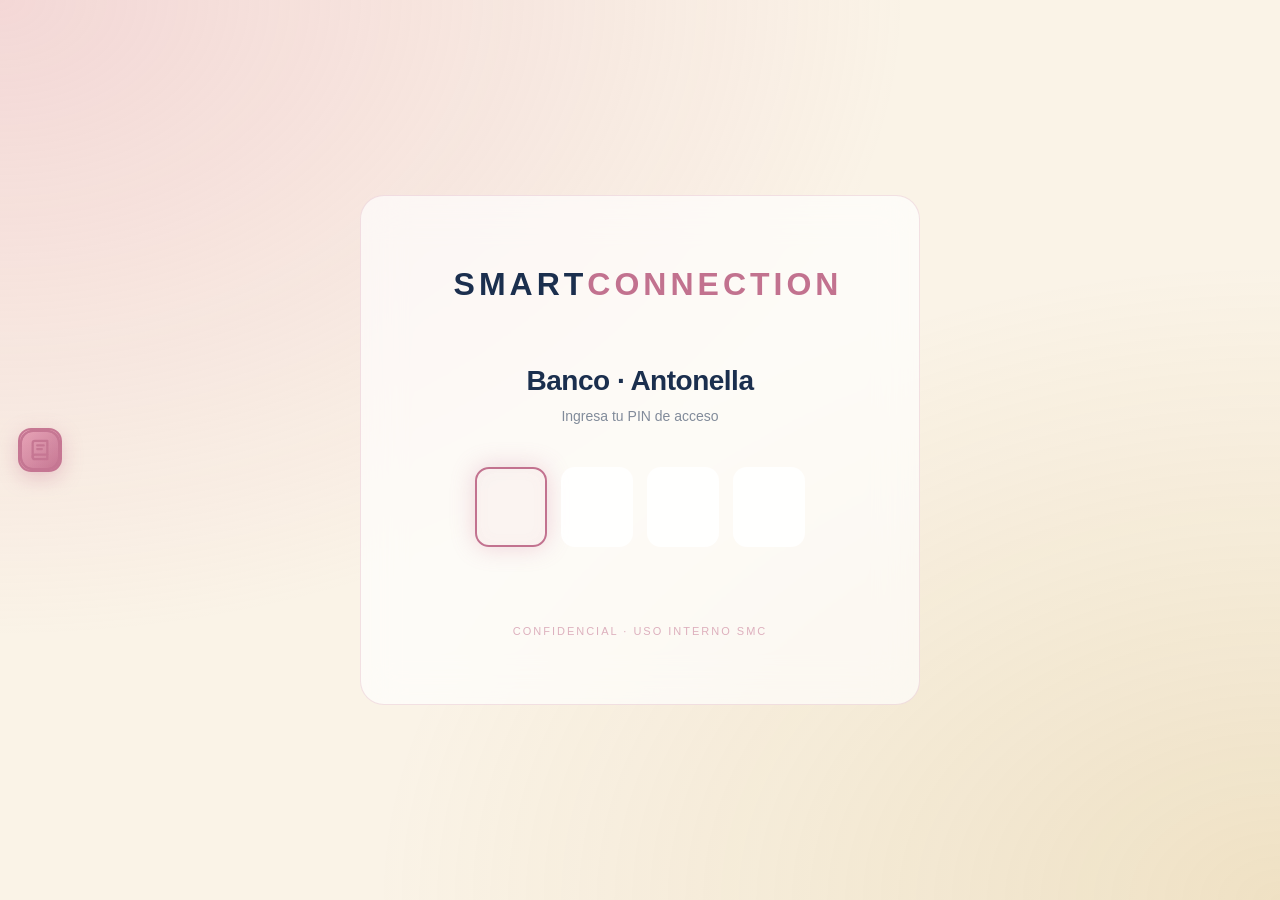
<file: index.html>
<!DOCTYPE html>
<html lang="es">
<head>
<meta charset="UTF-8">
<meta name="viewport" content="width=device-width, initial-scale=1.0">
<title>Antonella · Centro Estética + Fondos Públicos</title>
<link rel="stylesheet" href="_styles.css">
<link rel="stylesheet" href="_motion.css">
<link rel="stylesheet" href="_table-motion.css">
<style>
  :root {
    --rose: #E8A5B8;
    --rose-deep: #C2728F;
    --rose-soft: #F9E5EC;
    --cream: #FAF3E7;
    --navy: #1B2F4E;
    --gold: #C49A3A;
    --sage: #6B9B7A;
    --coral: #D04A3A;
  }
  * { box-sizing: border-box; margin: 0; padding: 0; }
  body { font-family: -apple-system,BlinkMacSystemFont,'SF Pro Display','Helvetica Neue',sans-serif; background: var(--cream); color: var(--smc-text, #1d1d1f); -webkit-font-smoothing: antialiased; line-height: 1.5; }

  /* HERO */
  .hero {
    position: relative;
    padding: 100px 24px 80px;
    background:
      radial-gradient(ellipse at 15% 20%, rgba(232,165,184,.35), transparent 50%),
      radial-gradient(ellipse at 85% 30%, rgba(196,154,58,.18), transparent 55%),
      radial-gradient(ellipse at 50% 90%, rgba(107,155,122,.15), transparent 60%),
      linear-gradient(180deg, #fff 0%, var(--cream) 100%);
    overflow: hidden;
    text-align: center;
  }
  .hero::after {
    content: '';
    position: absolute;
    inset: 0;
    background-image: url("data:image/svg+xml,%3Csvg viewBox='0 0 200 200' xmlns='http://www.w3.org/2000/svg'%3E%3Cfilter id='n'%3E%3CfeTurbulence type='fractalNoise' baseFrequency='.85' numOctaves='2'/%3E%3C/filter%3E%3Crect width='100%25' height='100%25' filter='url(%23n)' opacity='.6'/%3E%3C/svg%3E");
    opacity: .04;
    pointer-events: none;
  }
  .hero-eyebrow {
    display: inline-block;
    font-size: 11px;
    font-weight: 800;
    letter-spacing: .22em;
    text-transform: uppercase;
    color: var(--rose-deep);
    margin-bottom: 18px;
    padding: 6px 16px;
    background: rgba(232,165,184,.15);
    border: 1px solid rgba(194,114,143,.25);
    border-radius: 99px;
    position: relative;
    z-index: 1;
  }
  .hero-eyebrow::before { content: '✦'; margin-right: 8px; color: var(--gold); }
  .hero h1 {
    font-size: clamp(40px, 8vw, 84px);
    font-weight: 800;
    line-height: .96;
    letter-spacing: -.04em;
    color: var(--navy);
    max-width: 960px;
    margin: 0 auto 24px;
    position: relative;
    z-index: 1;
  }
  .hero h1 em { color: var(--rose-deep); font-style: normal; }
  .hero h1 strong { color: var(--gold); font-weight: 800; }
  .hero p {
    font-size: 17px;
    color: #6e6e73;
    max-width: 680px;
    margin: 0 auto 36px;
    line-height: 1.65;
    position: relative;
    z-index: 1;
  }
  .hero-meta {
    display: inline-flex;
    gap: 24px;
    padding: 14px 28px;
    background: rgba(255,255,255,.85);
    backdrop-filter: blur(10px);
    border-radius: 99px;
    font-size: 12px;
    letter-spacing: .04em;
    border: 1px solid rgba(0,0,0,.06);
    box-shadow: 0 6px 24px rgba(0,0,0,.06);
    position: relative;
    z-index: 1;
    flex-wrap: wrap;
    justify-content: center;
  }
  .hero-meta strong { color: var(--navy); font-weight: 800; }
  .hero-meta span { color: #6e6e73; }

  /* KPI */
  .kpis {
    max-width: 1080px;
    margin: -32px auto 0;
    padding: 0 24px;
    display: grid;
    grid-template-columns: repeat(auto-fit, minmax(180px, 1fr));
    gap: 14px;
    position: relative;
    z-index: 10;
  }
  .kpi {
    background: #fff;
    border-radius: 16px;
    padding: 20px 22px;
    box-shadow: 0 6px 28px rgba(0,0,0,.06);
    border: 1px solid rgba(0,0,0,.04);
    transition: all .3s ease;
  }
  .kpi:hover { transform: translateY(-3px); box-shadow: 0 12px 36px rgba(0,0,0,.10); }
  .kpi .label { font: 700 10px var(--font); letter-spacing: .14em; color: #6e6e73; text-transform: uppercase; margin-bottom: 6px; display: block; }
  .kpi .num { font: 800 28px var(--font); color: var(--navy); letter-spacing: -.02em; line-height: 1; }
  .kpi .sub { font: 600 11.5px var(--font); color: #6e6e73; margin-top: 4px; display: block; }
  .kpi.accent .num { color: var(--rose-deep); }
  .kpi.gold .num { color: var(--gold); }
  .kpi.sage .num { color: var(--sage); }

  /* BLOCKS */
  .container { max-width: 1080px; margin: 0 auto; padding: 60px 24px; }
  .block-section { margin-bottom: 56px; }
  .block-header {
    display: flex;
    align-items: flex-end;
    justify-content: space-between;
    margin-bottom: 24px;
    padding-bottom: 14px;
    border-bottom: 1px solid rgba(0,0,0,.08);
    flex-wrap: wrap;
    gap: 14px;
  }
  .block-tag { font: 700 11px var(--font); letter-spacing: .14em; color: var(--rose-deep); text-transform: uppercase; }
  .block-title { font: 800 28px var(--font); color: var(--navy); letter-spacing: -.02em; margin-top: 4px; }
  .block-count { font: 700 11px var(--font); letter-spacing: .1em; color: #6e6e73; text-transform: uppercase; padding: 6px 14px; background: rgba(255,255,255,.6); border-radius: 99px; }

  /* DOC CARDS */
  .docs-grid { display: grid; grid-template-columns: repeat(auto-fill, minmax(260px, 1fr)); gap: 16px; }
  .doc-card {
    background: #fff;
    border: 1px solid rgba(0,0,0,.06);
    border-radius: 14px;
    padding: 22px;
    text-decoration: none;
    color: inherit;
    display: flex;
    flex-direction: column;
    gap: 10px;
    transition: all .25s cubic-bezier(.4,0,.2,1);
    position: relative;
    overflow: hidden;
  }
  .doc-card::before {
    content: '';
    position: absolute;
    top: 0; left: 0;
    width: 100%; height: 3px;
    background: var(--gold);
    transform: scaleX(0);
    transform-origin: left;
    transition: transform .3s ease;
  }
  .doc-card:hover { transform: translateY(-4px); box-shadow: 0 16px 40px rgba(0,0,0,.10); border-color: var(--gold); }
  .doc-card:hover::before { transform: scaleX(1); }
  .doc-card.b-context::before { background: var(--rose-deep); }
  .doc-card.b-context:hover { border-color: var(--rose-deep); box-shadow: 0 16px 40px rgba(194,114,143,.20); }
  .doc-card.b-model::before { background: var(--sage); }
  .doc-card.b-model:hover { border-color: var(--sage); }
  .doc-card.b-budget::before { background: var(--gold); }
  .doc-card.b-budget:hover { border-color: var(--gold); }
  .doc-card.b-plan::before { background: var(--navy); }
  .doc-card.b-plan:hover { border-color: var(--navy); }

  .doc-num { font: 700 10px 'JetBrains Mono', monospace; color: var(--rose-deep); letter-spacing: .12em; }
  .doc-title { font: 800 17px var(--font); color: var(--navy); letter-spacing: -.012em; line-height: 1.25; }
  .doc-desc { font: 400 12.5px var(--font); color: #6e6e73; line-height: 1.55; flex: 1; }
  .doc-meta { display: flex; gap: 6px; flex-wrap: wrap; margin-top: 4px; }
  .badge {
    font: 700 9px var(--font);
    letter-spacing: .12em;
    text-transform: uppercase;
    padding: 4px 9px;
    border-radius: 99px;
  }
  .badge-active { background: #d4ebe0; color: #2f7a3f; }
  .badge-pending { background: #fff4d6; color: #7a5a18; }
  .badge-decision { background: #ffe8e5; color: #a02a1a; }
  .badge-editable { background: rgba(196,154,58,.15); color: var(--gold); }

  /* FOOTER */
  .footer {
    margin-top: 60px;
    padding: 40px 24px 32px;
    text-align: center;
    background: var(--navy);
    color: rgba(255,255,255,.6);
    font-size: 12px;
  }
  .footer strong { color: var(--gold); font-weight: 700; }
  .footer a { color: rgba(255,255,255,.8); text-decoration: none; border-bottom: 1px solid rgba(255,255,255,.2); }
  .footer a:hover { color: var(--rose); }

  /* Highlight card simulador */
  .doc-card.featured {
    background: linear-gradient(135deg, rgba(232,165,184,.10), rgba(196,154,58,.06));
    border-color: rgba(196,154,58,.35);
  }
  .doc-card.featured::before { background: linear-gradient(90deg, var(--rose-deep), var(--gold)); }

  @media (max-width: 640px) {
    .hero { padding: 70px 16px 60px; }
    .container { padding: 40px 16px; }
    .block-title { font-size: 22px; }
  }
</style>
</head>
<body>

<section class="hero">
  <div class="hero-eyebrow">Banco de Documentos · v1.0</div>
  <h1><em>Antonella</em><br><strong>Centro Estética</strong> · Fondos Públicos</h1>
  <p>13 documentos editables que cubren la decisión DS19 vs Capital Abeja · el modelo de negocio en formato Sercotec · los cuadros presupuestarios · el simulador interactivo · el roadmap 30 días y el checklist de documentación.</p>
  <div class="hero-meta">
    <span><strong>Postulante</strong> · Antonella González</span>
    <span><strong>Asesor</strong> · Guillermo González</span>
    <span><strong>Mentora</strong> · Centro Estética Rommina</span>
    <span><strong>Generado</strong> · 2026-05-26</span>
  </div>
</section>

<div class="kpis">
  <div class="kpi accent">
    <span class="label">Subsidio Sercotec</span>
    <div class="num" data-var="subsidioTotal" data-format="short">$3.5 M</div>
    <span class="sub">AGE + Inversiones</span>
  </div>
  <div class="kpi gold">
    <span class="label">Stack fondos seleccionado</span>
    <div class="num" data-var="stackTotal" data-format="short">$4 M</div>
    <span class="sub"><span data-var="stackCount" data-format="raw">2</span> fondos · click ✏️ para editar</span>
  </div>
  <div class="kpi sage">
    <span class="label">Facturación mensual proyectada</span>
    <div class="num" data-var="facturacionMes" data-format="short">$5.6 M</div>
    <span class="sub"><span data-var="visitasMes" data-format="raw">204</span> visitas / mes</span>
  </div>
  <div class="kpi">
    <span class="label">Ticket promedio cliente</span>
    <div class="num" data-var="ticketPromedio">$27.500</div>
    <span class="sub">Editable en simulador</span>
  </div>
</div>

<div class="container">

  <!-- BLOQUE 01 -->
  <div class="block-section">
    <div class="block-header">
      <div>
        <div class="block-tag">📦 Bloque 01</div>
        <h3 class="block-title">Contexto y decisiones</h3>
      </div>
      <div class="block-count">3 / 3 listos</div>
    </div>
    <div class="docs-grid">
      <a class="doc-card b-context" href="01-vision.html">
        <div class="doc-num">01 / 13</div>
        <div class="doc-title">Visión · Antonella + Centro Estética</div>
        <div class="doc-desc">Quién es Anto, qué quiere construir, por qué los fondos públicos son la palanca correcta.</div>
        <div class="doc-meta"><span class="badge badge-active">Activo</span><span class="badge badge-editable">4 págs</span></div>
      </a>
      <a class="doc-card b-context" href="02-tension-ds19.html">
        <div class="doc-num">02 / 13</div>
        <div class="doc-title">Tensión DS19 · 3 estrategias</div>
        <div class="doc-desc">DS19 vs Capital Abeja · matriz riesgo × payoff · cuál ruta tomar.</div>
        <div class="doc-meta"><span class="badge badge-decision">Decisión</span><span class="badge badge-editable">5 págs</span></div>
      </a>
      <a class="doc-card b-context" href="03-mapa-fondos.html">
        <div class="doc-num">03 / 13</div>
        <div class="doc-title">Mapa fondos compatibles</div>
        <div class="doc-desc">8 fondos públicos chilenos · heatmap monto × urgencia × compatibilidad DS19.</div>
        <div class="doc-meta"><span class="badge badge-active">Activo</span><span class="badge badge-editable">6 págs</span></div>
      </a>
    </div>
  </div>

  <!-- BLOQUE 02 -->
  <div class="block-section">
    <div class="block-header">
      <div>
        <div class="block-tag">📦 Bloque 02</div>
        <h3 class="block-title">Modelo de negocio · formato Sercotec</h3>
      </div>
      <div class="block-count">5 / 5 listos</div>
    </div>
    <div class="docs-grid">
      <a class="doc-card b-model" href="04-clientes.html">
        <div class="doc-num">04 / 13</div>
        <div class="doc-title">Clientes · 3 perfiles</div>
        <div class="doc-desc">Vecina barrio · joven profesional · novia/eventos · jobs to be done.</div>
        <div class="doc-meta"><span class="badge badge-pending">Validar</span><span class="badge badge-editable">4 págs</span></div>
      </a>
      <a class="doc-card b-model" href="05-oferta.html">
        <div class="doc-num">05 / 13</div>
        <div class="doc-title">Oferta · servicios + tienda</div>
        <div class="doc-desc">14 servicios cabina · 6 productos reventa · agenda online + value-prop canvas.</div>
        <div class="doc-meta"><span class="badge badge-pending">Precios sugeridos</span><span class="badge badge-editable">5 págs</span></div>
      </a>
      <a class="doc-card b-model" href="06-operacion.html">
        <div class="doc-num">06 / 13</div>
        <div class="doc-title">Operación · canales + recursos</div>
        <div class="doc-desc">Flujo diario · 3 canales adquisición · 4 recursos clave · 3 acciones semanales.</div>
        <div class="doc-meta"><span class="badge badge-active">Activo</span><span class="badge badge-editable">5 págs</span></div>
      </a>
      <a class="doc-card b-model" href="07-costos-alianzas.html">
        <div class="doc-num">07 / 13</div>
        <div class="doc-title">Costos + alianzas</div>
        <div class="doc-desc">Costos fijos $1.49 M + variables 28 % · 3 alianzas estratégicas (Rommina · SMC · escuela).</div>
        <div class="doc-meta"><span class="badge badge-active">Activo</span><span class="badge badge-editable">5 págs</span></div>
      </a>
      <a class="doc-card b-model" href="08-sustentabilidad.html">
        <div class="doc-num">08 / 13</div>
        <div class="doc-title">Sustentabilidad e impacto</div>
        <div class="doc-desc">6 ejes · empleo femenino · cero plástico desechable · 12 talleres gratuitos al año.</div>
        <div class="doc-meta"><span class="badge badge-active">Activo</span><span class="badge badge-editable">3 págs</span></div>
      </a>
    </div>
  </div>

  <!-- BLOQUE 03 -->
  <div class="block-section">
    <div class="block-header">
      <div>
        <div class="block-tag">📦 Bloque 03</div>
        <h3 class="block-title">Postulación Sercotec · editable</h3>
      </div>
      <div class="block-count">3 / 3 listos</div>
    </div>
    <div class="docs-grid">
      <a class="doc-card b-budget" href="09-cuadro-age.html">
        <div class="doc-num">09 / 13</div>
        <div class="doc-title">Cuadro AGE · $500 K subsidio</div>
        <div class="doc-desc">Asesoría · capacitación · marketing · formato oficial Sercotec.</div>
        <div class="doc-meta"><span class="badge badge-pending">Cotizaciones</span><span class="badge badge-editable">4 págs</span></div>
      </a>
      <a class="doc-card b-budget" href="10-cuadro-inversiones.html">
        <div class="doc-num">10 / 13</div>
        <div class="doc-title">Cuadro Inversiones · $3 M subsidio</div>
        <div class="doc-desc">Activos fijos · intangibles · habilitación · capital trabajo. Cofinanciamiento $90 K.</div>
        <div class="doc-meta"><span class="badge badge-pending">Cotizaciones</span><span class="badge badge-editable">6 págs</span></div>
      </a>
      <a class="doc-card b-budget featured" href="11-simulador.html">
        <div class="doc-num">11 / 13</div>
        <div class="doc-title">⭐ Simulador interactivo · edita y guarda</div>
        <div class="doc-desc">Mové precios y montos en vivo · 4 paneles editables · proyección 12 meses + gráfico.</div>
        <div class="doc-meta"><span class="badge badge-editable">EDITABLE</span><span class="badge badge-active">Live</span></div>
      </a>
    </div>
  </div>

  <!-- BLOQUE 04 -->
  <div class="block-section">
    <div class="block-header">
      <div>
        <div class="block-tag">📦 Bloque 04</div>
        <h3 class="block-title">Plan y ejecución</h3>
      </div>
      <div class="block-count">2 / 2 listos</div>
    </div>
    <div class="docs-grid">
      <a class="doc-card b-plan" href="12-roadmap.html">
        <div class="doc-num">12 / 13</div>
        <div class="doc-title">Roadmap 30 días</div>
        <div class="doc-desc">Cronograma semana a semana · postulación + capacitación SENCE + setup digital.</div>
        <div class="doc-meta"><span class="badge badge-active">Activo</span><span class="badge badge-editable">5 págs</span></div>
      </a>
      <a class="doc-card b-plan" href="13-checklist.html">
        <div class="doc-num">13 / 13</div>
        <div class="doc-title">Checklist documentación</div>
        <div class="doc-desc">~20 documentos · 8 bloques · cronograma de captura · pro-tips Sercotec.</div>
        <div class="doc-meta"><span class="badge badge-pending">A reunir</span><span class="badge badge-editable">5 págs</span></div>
      </a>
    </div>
  </div>

</div>

<footer class="footer">
  <p><strong>Banco Antonella González</strong> · armado con SMC Diagram Kit v1.0 · generado <strong>2026-05-26</strong></p>
  <p style="margin-top: 8px;">Guillermo González · Asesor del proyecto · banco generado con SMC Diagram Kit</p>
</footer>

<script src="auth.js"></script>
<script src="nav.js"></script>
<script src="_motion.js"></script>
<script src="_table-motion.js"></script>
<script src="_vars.js"></script>
<script src="_sim-drawer.js"></script>
</body>
</html>
</file>
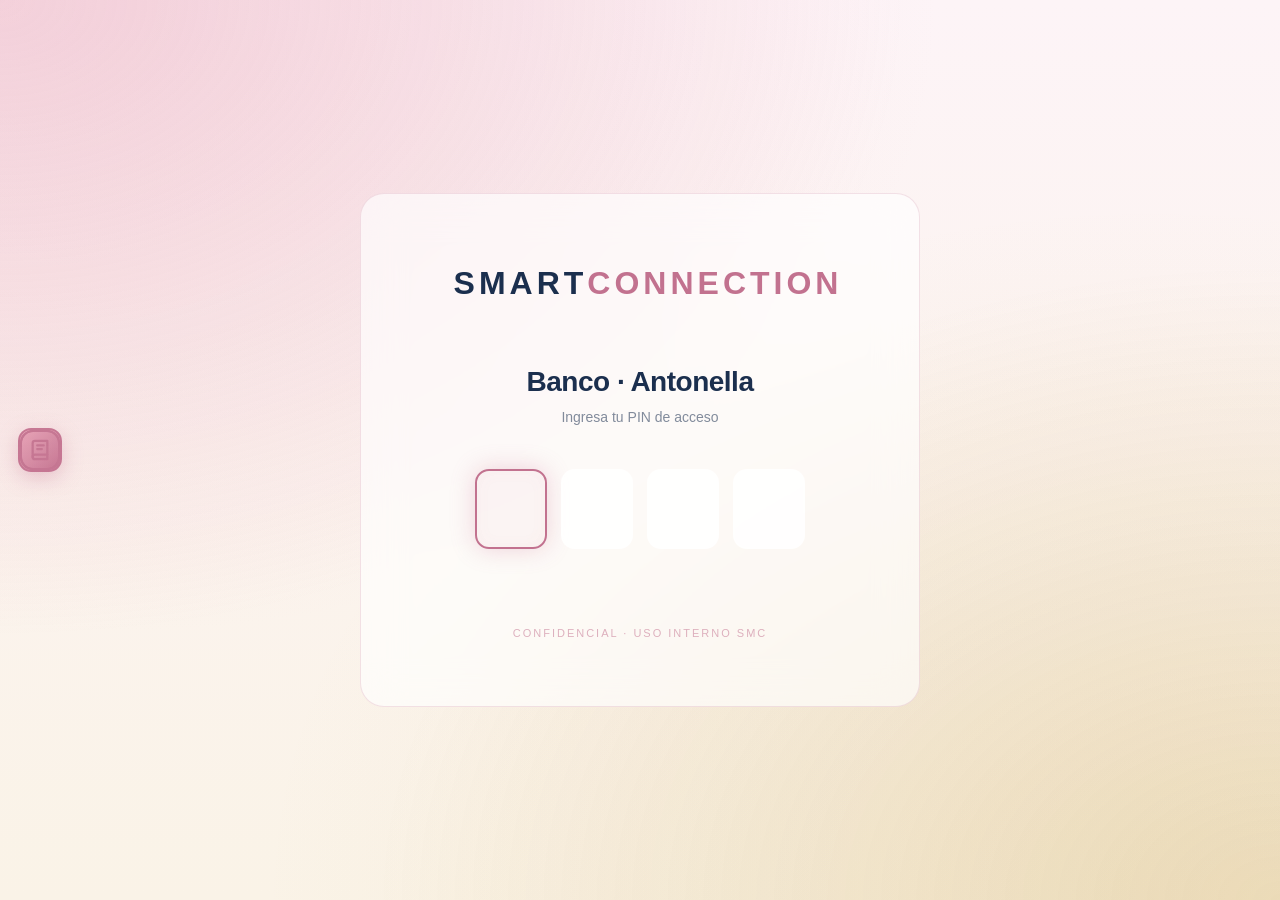
<file: 01-vision.html>
<!DOCTYPE html>
<html lang="es">
<head><meta charset="UTF-8"><title>01 · Visión · Antonella + Centro Estética · Marketplace SMC</title>
<link rel="stylesheet" href="_styles.css">
<link rel="stylesheet" href="_motion.css">
<link rel="stylesheet" href="_table-motion.css">
<link rel="stylesheet" href="_diagram-kit.css">
</head>
<body>
<nav class="doc-nav"><a href="index.html">◂ doc anterior</a><span class="nav-center">DOC 01 · CONTEXTO Y DECISIONES</span><a href="02-tension-ds19.html">doc siguiente ▸</a></nav>
<div class="doc">
<section class="cover">
  <div class="cover-header"><div class="cover-brand">SMART CONNECTION</div><div>Banco · Contexto y decisiones</div></div>
  <div class="cover-center">
    <div class="cover-doc-num">Documento 01 · Contexto y decisiones</div>
    <h1 class="cover-title">Visión · Antonella + Centro Estética</h1>
    <p class="cover-subtitle">Quién es Anto, qué quiere construir, por qué los fondos públicos son la palanca correcta.</p>
    <div class="cover-meta">
      <div class="cover-meta-item"><div class="cover-meta-label">Versión</div><div class="cover-meta-value">1.0</div></div>
      <div class="cover-meta-item"><div class="cover-meta-label">Fecha</div><div class="cover-meta-value">2026-05-26</div></div>
      <div class="cover-meta-item"><div class="cover-meta-label">Autor</div><div class="cover-meta-value">SMC + Antonella González</div></div>
      <div class="cover-meta-item"><div class="cover-meta-label">Status</div><div class="cover-meta-value">🟢 Activo</div></div>
    </div>
  </div>
  <div class="cover-footer"><div>Smart Connection SpA · Rut 76.811.863-9</div><div>Confidencial</div></div>
</section>

<section class="page toc">
  <div class="toc-title">Tabla de contenidos</div>
  <h1>Índice</h1>
  <ol><li><a href="#01-antonella-en-una-p-gina">01 · Antonella en una página</a><span class="toc-pg">03</span></li></ol>
</section>

<section class="page" id="01-antonella-en-una-p-gina">
  <h2><span class="h2-num">01</span>Antonella en una página</h2>
  <p>Antonella González quiere abrir su <strong>propio centro de estética profesional</strong> en la zona Concón / Viña del Mar. Aprendió el oficio trabajando junto a su mamá <strong>Rommina</strong> (Centro de Estética Rommina · 6+ años de operación validada en Facebook). Hoy está contratada por su mamá · acreditando renta · y al mismo tiempo postula al subsidio habitacional <strong>DS19</strong> para comprar su primer departamento.</p>
<div class="box box-premise"><div class="box-title">🎯 La hipótesis de trabajo</div><p>Antonella tiene 3 palancas que se refuerzan entre sí:</p>
<p><strong>(1)</strong> experiencia operativa real bajo el modelo Rommina (no parte de cero),</p>
<p><strong>(2)</strong> acceso a <strong>fondos públicos no diluyentes</strong> para mujeres emprendedoras chilenas ($3.5–17 M sin endeudarse),</p>
<p><strong>(3)</strong> una transición ordenada de "empleada de mamá" a "dueña de su negocio + dueña de su depto" en 12–18 meses.</p></div>
<h3>Qué construye Antonella</h3>
<p>Un centro de estética con <strong>dos motores de ingreso</strong>:</p>
<table>
<thead><tr>
<th>Motor</th>
<th>Qué incluye</th>
<th>Por qué importa</th>
</tr></thead>
<tbody>
<tr>
<td>Servicios presenciales</td>
<td>Faciales · manos y pies · depilación · pestañas · cejas · masajes · maderoterapia</td>
<td>Ticket recurrente · margen alto · fideliza</td>
</tr>
<tr>
<td>Tienda + agenda online</td>
<td>E-commerce cosméticos profesionales + reserva de hora online estilo Fresha/Agendapro</td>
<td>Escala sin sumar horas · ticket extra · trae clientes nuevos</td>
</tr>
</tbody></table>
<p>La diferencia con el modelo Rommina clásico es <strong>el componente digital nativo</strong>: ecommerce estilo Kanki (catálogo + pago online + reserva). Eso es lo que distingue la postulación de un emprendimiento promedio del rubro y eleva el puntaje en jurado Sercotec / Capital Abeja.</p>
<h3>La tensión que define todo</h3>
<p>Antonella <strong>simultáneamente postula a DS19</strong> (subsidio habitacional clase media · sin ahorro previo · solo con renta acreditada para crédito hipotecario). Aplicar a Capital Abeja o Capital Semilla genera ingresos formales que pueden mover su Registro Social de Hogares (RSH) del 81–90 % actual y afectar la elegibilidad. <strong>Esta tensión es lo más crítico del banco</strong> y se aborda completa en <a href="02-tension-ds19.html">02 · Tensión DS19</a>.</p>
<h3>Por qué fondos públicos y no crédito bancario</h3>
<div class="box box-info"><div class="box-title">💡 Fondos no diluyentes · sin deuda · sin garante</div><p>Antonella puede acceder a <strong>$3.5 – $20 M sin endeudarse</strong> combinando Sercotec Capital Abeja + SENCE + BancoEstado FOGAPE. Un crédito comercial para abrir centro estética suele exigir aval, historial Equifax sano y carga financiera <25 %. Los fondos públicos no piden nada de eso y además <strong>suman puntaje al DS19 si demuestran independencia económica</strong> (al revés del miedo inicial).</p></div>
<h3>Lo que este banco entrega</h3>
<p>13 documentos editables que cubren: la decisión DS19 vs fondos · el mapa de fondos compatibles · el modelo de negocio en formato Sercotec (10 secciones) · los cuadros presupuestarios AGE e Inversiones · un <strong>simulador interactivo</strong> donde Antonella puede mover precios y montos para ver el impacto · el roadmap 30 días · el checklist de documentos para postular.</p>
<p>Todo este banco está versionado en Git y publicable como GitHub Pages para que Antonella y su mamá lo lean desde el celular · cualquier asesor (Bárbara fondos · contador · banco) accede con el PIN <code>antonella</code> sin instalar nada.</p>
<h3>Equipo y roles</h3>
<table>
<thead><tr>
<th>Rol</th>
<th>Persona</th>
<th>Aporte</th>
</tr></thead>
<tbody>
<tr>
<td>Dueña del proyecto</td>
<td>Antonella González</td>
<td>Visión · operación diaria · clientela · imagen marca</td>
</tr>
<tr>
<td>Mentora técnica</td>
<td>Rommina (mamá)</td>
<td>Know-how del oficio · clientela inicial · proveedor de productos</td>
</tr>
<tr>
<td>Asesor postulación</td>
<td>Bárbara (a confirmar)</td>
<td>Curado dossier · subida plataforma · seguimiento</td>
</tr>
<tr>
<td>Soporte digital</td>
<td>Guillermo González + Smart Connection</td>
<td>Ecommerce · agendamiento online · banco SMC v8</td>
</tr>
<tr>
<td>Tributario</td>
<td>Por definir (Sebastián / contador SMC)</td>
<td>Régimen Pro-PYME · boletas · F29 · IDPC</td>
</tr>
</tbody></table>
<p>---</p>
<div class="box box-decision"><div class="box-title">📌 Próximo paso inmediato</div><p>Resolver la pregunta DS19 con Bárbara o ChatGPT (validación cruzada) <strong>antes</strong> de firmar cualquier postulación con boleta. Una vez resuelta esa pieza · el resto del banco se ejecuta en 14–21 días.</p></div>
  <div class="page-footer"><span>Banco SMC · Contexto y decisiones</span><span>03</span></div>
</section>

</div>
<nav class="doc-nav"><a href="index.html">◂ doc anterior</a><span class="nav-center">FIN DOC 01</span><a href="02-tension-ds19.html">doc siguiente ▸</a></nav>
<script src="auth.js"></script>
<script src="nav.js"></script>
<script src="_diagram-kit.js"></script>
<script>if (window.SMCDiagram && SMCDiagram.boot) SMCDiagram.boot();</script>
<script src="_motion.js"></script>
<script src="_table-motion.js"></script>
<script src="_vars.js"></script>
<script src="_sim-drawer.js"></script>
</body>
</html>
</file>
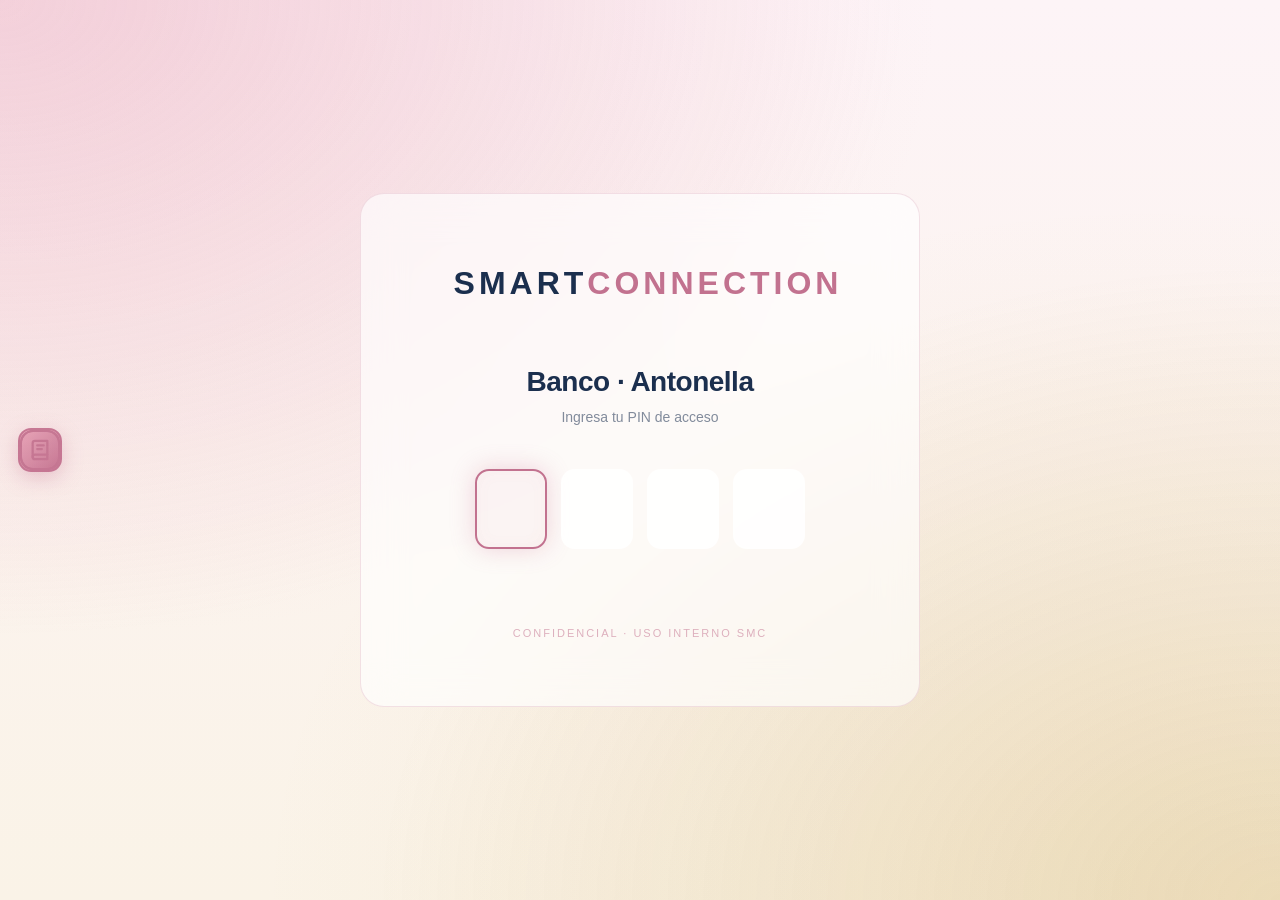
<file: 02-tension-ds19.html>
<!DOCTYPE html>
<html lang="es">
<head><meta charset="UTF-8"><title>02 · Tensión DS19 · 3 estrategias posibles · Marketplace SMC</title>
<link rel="stylesheet" href="_styles.css">
<link rel="stylesheet" href="_motion.css">
<link rel="stylesheet" href="_table-motion.css">
<link rel="stylesheet" href="_diagram-kit.css">
</head>
<body>
<nav class="doc-nav"><a href="01-vision.html">◂ doc anterior</a><span class="nav-center">DOC 02 · CONTEXTO Y DECISIONES</span><a href="03-mapa-fondos.html">doc siguiente ▸</a></nav>
<div class="doc">
<section class="cover">
  <div class="cover-header"><div class="cover-brand">SMART CONNECTION</div><div>Banco · Contexto y decisiones</div></div>
  <div class="cover-center">
    <div class="cover-doc-num">Documento 02 · Contexto y decisiones</div>
    <h1 class="cover-title">Tensión DS19 · 3 estrategias posibles</h1>
    <p class="cover-subtitle">Antonella postula al subsidio habitacional al mismo tiempo que quiere fondos públicos. Acá se evalúan las tres rutas con riesgo y payoff.</p>
    <div class="cover-meta">
      <div class="cover-meta-item"><div class="cover-meta-label">Versión</div><div class="cover-meta-value">1.0</div></div>
      <div class="cover-meta-item"><div class="cover-meta-label">Fecha</div><div class="cover-meta-value">2026-05-26</div></div>
      <div class="cover-meta-item"><div class="cover-meta-label">Autor</div><div class="cover-meta-value">SMC + análisis ChatGPT 2026-05-26</div></div>
      <div class="cover-meta-item"><div class="cover-meta-label">Status</div><div class="cover-meta-value">🟡 Decisión pendiente</div></div>
    </div>
  </div>
  <div class="cover-footer"><div>Smart Connection SpA · Rut 76.811.863-9</div><div>Confidencial</div></div>
</section>

<section class="page toc">
  <div class="toc-title">Tabla de contenidos</div>
  <h1>Índice</h1>
  <ol><li><a href="#02-el-conflicto-entre-ds19-y-fondos-p-blicos">02 · El conflicto entre DS19 y fondos públicos</a><span class="toc-pg">03</span></li></ol>
</section>

<section class="page" id="02-el-conflicto-entre-ds19-y-fondos-p-blicos">
  <h2><span class="h2-num">02</span>El conflicto entre DS19 y fondos públicos</h2>
  <p>Antonella está postulando al <strong>DS19</strong> (Decreto Supremo 19 · subsidio habitacional para clase media · MINVU). Ese subsidio le permite comprar departamento sin ahorro previo si acredita renta para crédito hipotecario. Hoy califica porque su mamá Rommina la tiene <strong>contratada con boletas de honorarios / contrato</strong> y aparece en el tramo <strong>81–90 % del RSH</strong>.</p>
<div class="box box-warning"><div class="box-title">⚠️ Lo que dijo el análisis (ChatGPT 2026-05-25)</div><p>Si solo está contratada por su mamá → generalmente <strong>no hay problema</strong>.</p>
<p>Si postula a Capital Abeja y recién empieza → <strong>tampoco la elimina automáticamente</strong>.</p>
<p>El riesgo aumenta si: (1) empieza a emitir boletas/facturas, (2) sube mucho sus ingresos, (3) cambia bastante su situación económica <strong>antes de concretar el subsidio</strong>.</p></div>
<h3>Las 3 rutas posibles</h3>
<div class="diagram-section">
  <p class="diagram-caption">Cada ruta se evalúa en dos ejes: <strong>riesgo de perder DS19</strong> vs <strong>payoff capital obtenido</strong>.</p>
  <div class="diagram-host kind-pi-matrix" id="tension-rutas" data-kind="pi-matrix"></div>
  <script type="application/json" data-for="tension-rutas">{"title": "DS19 vs fondos públicos · 3 rutas + 1 evitar", "items": [{"id": "A", "label": "Ruta A · DS19 primero (solo SENCE)", "power": "high", "interest": "low"}, {"id": "B", "label": "Ruta B · Stack paralelo (DS19 + Abeja)", "power": "high", "interest": "high"}, {"id": "C", "label": "Ruta C · Centro primero · DS19 después", "power": "low", "interest": "high"}, {"id": "X", "label": "Ruta evitar · informal sin coordinar MINVU", "power": "low", "interest": "low"}]}</script>
</div>
<h4>Ruta A · DS19 primero · fondos después</h4>
<p>Antonella <strong>congela</strong> la postulación a fondos durante 3–6 meses · solo postula a <strong>SENCE</strong> (capacitación cosmetología · no genera boletas · no mueve RSH). Una vez el subsidio DS19 está concretado (escritura firmada · préstamo desembolsado) · recién ahí postula Capital Abeja en la siguiente convocatoria.</p>
<ul>
<li>✅ Riesgo bajo de perder DS19 (cero movimientos en RSH)</li>
<li>✅ Suma certificación SENCE para subir puntaje futuro</li>
<li>❌ Pierde la convocatoria Capital Abeja 2026 (si reabre antes que cierre DS19)</li>
<li>❌ Atrasa el centro 6 meses · mamá Rommina sigue siendo único motor</li>
</ul>
<h4>Ruta B · Stack paralelo · ambos al mismo tiempo</h4>
<p>Antonella postula a <strong>Capital Abeja (apenas reabra · ~marzo 2027) + DS19</strong> en simultáneo. Estrategia: declarar todo · transparente · y agendar tutoría Sercotec gratis + asesor MINVU al mismo tiempo. La clave es que el <strong>monto de Capital Abeja entra como aporte propio · no como renta mensual</strong> · por lo tanto no debería mover el RSH si se declara bien.</p>
<ul>
<li>✅ Payoff doble: $3.5 M centro + departamento</li>
<li>✅ Capital Abeja $3.5 M es 100 % no reembolsable · no es deuda</li>
<li>⚠️ Riesgo medio: el banco puede ver las boletas del centro y subir la "estabilidad" requerida</li>
<li>⚠️ Requiere asesor experto (Bárbara o contador SMC) que sepa coordinar SII + MINVU + Sercotec</li>
</ul>
<h4>Ruta C · Centro primero · DS19 después</h4>
<p>Antonella <strong>monta el centro YA</strong> (Capital Semilla Emprende 2026 · convocatoria abierta o próxima) · opera 6 meses generando boletas · acumula renta acreditable formal · y <strong>con esa renta postula al DS19</strong> demostrando independencia económica real (no depender de empleo familiar).</p>
<ul>
<li>✅ Construye historial crediticio formal y renta acreditable propia</li>
<li>✅ Subir RSH se vuelve fortaleza (más estabilidad = mejor evaluación banco)</li>
<li>⚠️ Lento: 18 meses hasta tener depto + centro consolidados</li>
<li>❌ Si DS19 cierra ventana antes · pierde la oportunidad este ciclo</li>
</ul>
<h3>Reglas críticas (válidas las 3 rutas)</h3>
<div class="box box-anti"><div class="box-title">⛔ Lo que SÍ rompe el DS19</div><p><strong>(1)</strong> Subir el RSH por encima del 90 % antes de la postulación.</p>
<p><strong>(2)</strong> Cerrar contrato con un sueldo formal sobre $1.500.000 mensual neto antes de la escritura.</p>
<p><strong>(3)</strong> Emitir facturas (no boletas) por montos altos que muevan la categoría socioeconómica.</p>
<p><strong>(4)</strong> Aceptar un fondo cuyo desembolso entre como renta mensual recurrente (no es el caso de Capital Abeja · que entra como aporte de capital).</p></div>
<div class="box box-success"><div class="box-title">✅ Lo que NO rompe el DS19</div><p>Capital Abeja · Capital Semilla · Sercotec en general → entra como <strong>capital de inversión</strong> · no como renta mensual recurrente. SENCE → entra como <strong>bono de capacitación reembolsable</strong> · no afecta RSH. ProChile · FOGAPE → idem.</p></div>
<h3>Recomendación SMC (regla 30 · voz crítica)</h3>
<p><strong>Ruta B (stack paralelo) es la óptima si Antonella puede contratar a Bárbara para coordinar SII + MINVU + Sercotec.</strong> El payoff de $3.5 M centro + depto en 12 meses justifica el costo del asesor. Si no hay asesor disponible · default a Ruta A (DS19 primero · seguro pero lento).</p>
<div class="box box-decision"><div class="box-title">📌 Pregunta abierta para Anto</div><p>¿Cuánto cuesta perderse el ciclo Capital Abeja 2027 vs cuánto cuesta arriesgar el DS19? Si DS19 vale <strong>$30 M</strong> (subsidio promedio MINVU clase media) y Capital Abeja vale <strong>$3.5 M</strong> · la matemática es clara: DS19 manda. Pero <strong>Capital Abeja no necesariamente rompe DS19 si se declara bien</strong> · y eso es lo que hay que validar con Bárbara antes de descartar la Ruta B.</p></div>
  <div class="page-footer"><span>Banco SMC · Contexto y decisiones</span><span>03</span></div>
</section>

</div>
<nav class="doc-nav"><a href="01-vision.html">◂ doc anterior</a><span class="nav-center">FIN DOC 02</span><a href="03-mapa-fondos.html">doc siguiente ▸</a></nav>
<script src="auth.js"></script>
<script src="nav.js"></script>
<script src="_diagram-kit.js"></script>
<script>if (window.SMCDiagram && SMCDiagram.boot) SMCDiagram.boot();</script>
<script src="_motion.js"></script>
<script src="_table-motion.js"></script>
<script src="_vars.js"></script>
<script src="_sim-drawer.js"></script>
</body>
</html>
</file>
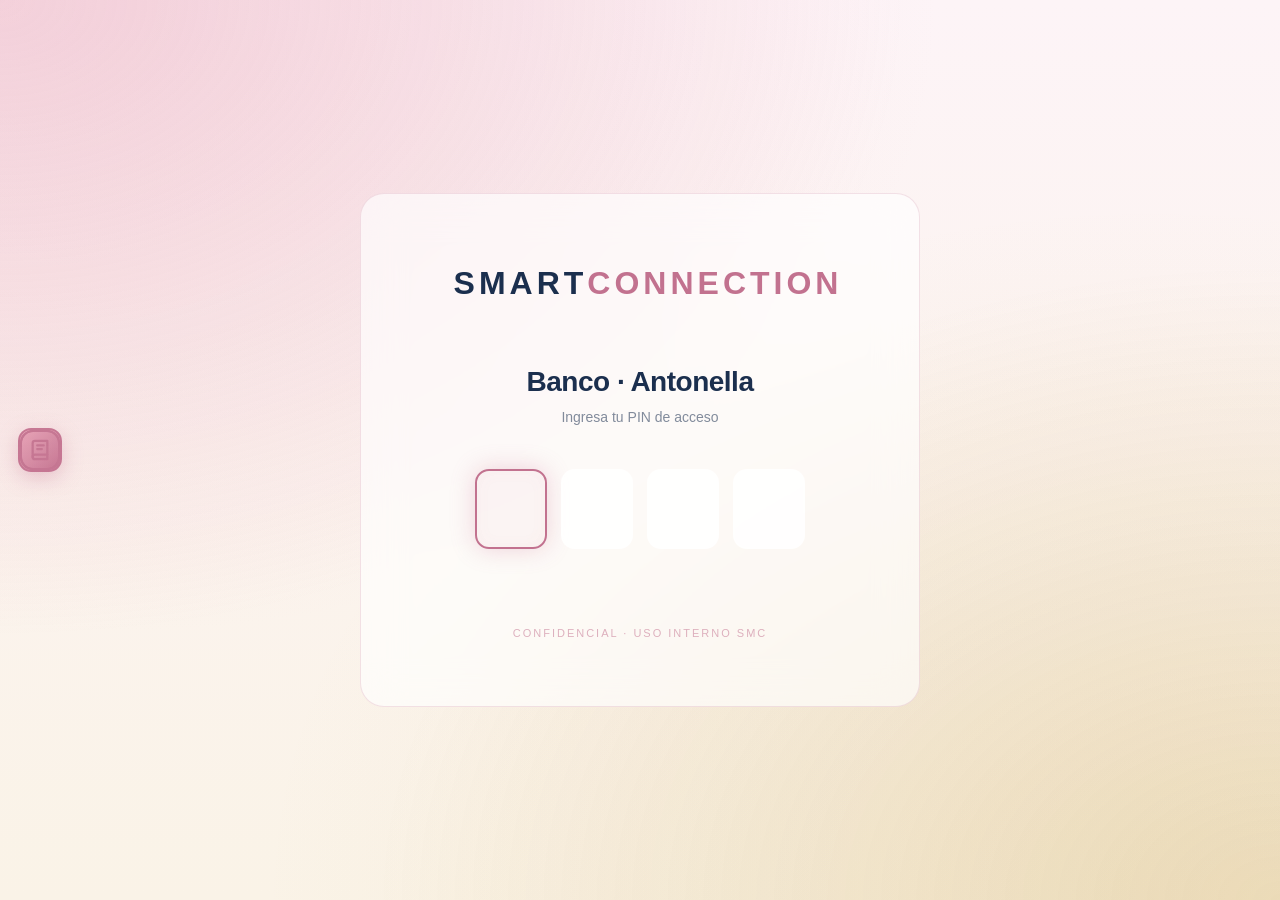
<file: 03-mapa-fondos.html>
<!DOCTYPE html>
<html lang="es">
<head><meta charset="UTF-8"><title>03 · Mapa de fondos compatibles · Centro Estética · Marketplace SMC</title>
<link rel="stylesheet" href="_styles.css">
<link rel="stylesheet" href="_motion.css">
<link rel="stylesheet" href="_table-motion.css">
<link rel="stylesheet" href="_diagram-kit.css">
</head>
<body>
<nav class="doc-nav"><a href="02-tension-ds19.html">◂ doc anterior</a><span class="nav-center">DOC 03 · CONTEXTO Y DECISIONES</span><a href="04-clientes.html">doc siguiente ▸</a></nav>
<div class="doc">
<section class="cover">
  <div class="cover-header"><div class="cover-brand">SMART CONNECTION</div><div>Banco · Contexto y decisiones</div></div>
  <div class="cover-center">
    <div class="cover-doc-num">Documento 03 · Contexto y decisiones</div>
    <h1 class="cover-title">Mapa de fondos compatibles · Centro Estética</h1>
    <p class="cover-subtitle">Los 8 fondos públicos chilenos que aplican al perfil Antonella, con monto, urgencia y compatibilidad con DS19.</p>
    <div class="cover-meta">
      <div class="cover-meta-item"><div class="cover-meta-label">Versión</div><div class="cover-meta-value">1.0</div></div>
      <div class="cover-meta-item"><div class="cover-meta-label">Fecha</div><div class="cover-meta-value">2026-05-26</div></div>
      <div class="cover-meta-item"><div class="cover-meta-label">Autor</div><div class="cover-meta-value">RADAR SMC · scraping fondos oficiales</div></div>
      <div class="cover-meta-item"><div class="cover-meta-label">Status</div><div class="cover-meta-value">🟢 Activo</div></div>
    </div>
  </div>
  <div class="cover-footer"><div>Smart Connection SpA · Rut 76.811.863-9</div><div>Confidencial</div></div>
</section>

<section class="page toc">
  <div class="toc-title">Tabla de contenidos</div>
  <h1>Índice</h1>
  <ol><li><a href="#03-stack-de-fondos-para-antonella">03 · Stack de fondos para Antonella</a><span class="toc-pg">03</span></li></ol>
</section>

<section class="page" id="03-stack-de-fondos-para-antonella">
  <h2><span class="h2-num">03</span>Stack de fondos para Antonella</h2>
  <p>RADAR escaneó las convocatorias activas y futuras compatibles con el perfil Antonella: <strong>mujer · entre 18 y 65 años · sin empresa formal aún · primera iniciativa · sector servicios estética / belleza · región Valparaíso</strong>. Resultado: <strong>8 fondos relevantes</strong> · combinables en stack si se coordinan con cuidado.</p>
<h3>Tabla comparativa · 8 fondos × 5 criterios</h3>
<table>
<thead><tr>
<th>Fondo</th>
<th>Monto</th>
<th>Urgencia</th>
<th>Compat DS19</th>
<th>Perfil Anto</th>
<th>Rapidez</th>
</tr></thead>
<tbody>
<tr>
<td>🟢 <strong>Capital Abeja</strong> · Sercotec</td>
<td>$3.5 M</td>
<td>Mar 2027 ⚠️</td>
<td>🟢 Capital</td>
<td>🟢 Mujer ideal</td>
<td>8 sem eval</td>
</tr>
<tr>
<td>🟢 <strong>Capital Semilla</strong> · Sercotec</td>
<td>$3.5 M</td>
<td>Q3-Q4 2026</td>
<td>🟢 Capital</td>
<td>🟢 Sirve igual</td>
<td>8 sem eval</td>
</tr>
<tr>
<td>🟢 <strong>SENCE Capacitación</strong></td>
<td>$500 K</td>
<td>🔥 Abierta</td>
<td>🟢 Ninguno</td>
<td>🟢 Perfecto</td>
<td>1-2 sem</td>
</tr>
<tr>
<td>🔴 <strong>FOSIS Yo Emprendo</strong></td>
<td>$1.1 M</td>
<td>Mar 2027</td>
<td>🟡 Si baja RSH</td>
<td>🔴 No califica</td>
<td>10 sem</td>
</tr>
<tr>
<td>🟡 <strong>BancoEstado · CrediMujer</strong></td>
<td>$5 M deuda</td>
<td>Cualquier mes</td>
<td>🟡 Deuda alerta</td>
<td>🟢 FOGAPE 80%</td>
<td>2-3 sem</td>
</tr>
<tr>
<td>🟡 <strong>ProChile Mujer Exp.</strong></td>
<td>$5-15 M</td>
<td>Año 2</td>
<td>🟢 Capital</td>
<td>🟡 Requiere export</td>
<td>Largo plazo</td>
</tr>
<tr>
<td>🟢 <strong>CORFO Mujer</strong></td>
<td>$8 M</td>
<td>Q2/Q4 variable</td>
<td>🟢 Capital</td>
<td>🟡 Requiere SpA</td>
<td>12 sem</td>
</tr>
<tr>
<td>🟢 <strong>Rebate SENCE (IDPC)</strong></td>
<td>1 % IDPC</td>
<td>Anual</td>
<td>🟢 Ninguno</td>
<td>🟢 Al contratar</td>
<td>Anual</td>
</tr>
</tbody></table>
<p><strong>Leyenda</strong>: 🟢 óptimo · 🟡 aceptable · 🔴 evitar / no aplica</p>
<h3>Los 8 fondos detallados</h3>
<h4>🟢 Capital Abeja Emprende · Sercotec</h4>
<ul>
<li><strong>Monto</strong>: hasta <strong>$3.500.000</strong> no reembolsables</li>
<li><strong>Aporte propio</strong>: 3 % ($105.000) · accesible</li>
<li><strong>Quién postula</strong>: socias mujeres · sin empresa con ventas formales aún</li>
<li><strong>Ventana 2026</strong>: cerrada (cerró marzo 2026)</li>
<li><strong>Próxima ventana</strong>: estimada <strong>marzo 2027</strong></li>
<li><strong>Compatibilidad DS19</strong>: 🟢 alta (no es renta · es capital de inversión)</li>
<li><strong>Por qué es la mejor para Antonella</strong>: diseñado exactamente para mujer + idea negocio + sin facturación previa</li>
</ul>
<h4>🟡 Capital Semilla Emprende · Sercotec</h4>
<ul>
<li><strong>Monto</strong>: hasta <strong>$3.500.000</strong> no reembolsables</li>
<li><strong>Aporte propio</strong>: 3 %</li>
<li><strong>Quién postula</strong>: cualquier persona natural o empresa < 12 meses</li>
<li><strong>Ventana 2026</strong>: convocatoria Valparaíso cerró 13-may. <strong>Reabre Q3-Q4 2026</strong> (sin fecha exacta · seguir RADAR)</li>
<li><strong>Compatibilidad DS19</strong>: 🟢 alta</li>
<li><strong>Cuándo conviene</strong>: si Capital Abeja queda muy lejos · usar este como puente</li>
</ul>
<h4>🟢 Bono Capacitación · SENCE</h4>
<ul>
<li><strong>Monto</strong>: hasta <strong>$500.000</strong> reembolsable post-curso</li>
<li><strong>Aporte propio</strong>: cero</li>
<li><strong>Cursos relevantes</strong>: cosmetología profesional · masaje terapéutico · marketing digital PYME · e-commerce</li>
<li><strong>Ventana</strong>: <strong>abierta todo el año</strong></li>
<li><strong>Compatibilidad DS19</strong>: 🟢 perfecta · no genera boletas · solo certificación</li>
<li><strong>Por qué urgente</strong>: certificación SENCE suma puntaje en cualquier postulación posterior + se puede iniciar <strong>esta semana</strong></li>
</ul>
<h4>🟡 FOSIS · Yo Emprendo</h4>
<ul>
<li><strong>Monto</strong>: $400.000 capacitación + $700.000 capital semilla · hasta <strong>$1.100.000 total</strong></li>
<li><strong>Quién postula</strong>: vulnerabilidad económica · RSH bajo 40 %</li>
<li><strong>Compatibilidad Antonella</strong>: <strong>probablemente no califica</strong> (Anto está en 81–90 % RSH)</li>
<li><strong>Por qué se incluye igual</strong>: si la situación cambia o se reorganiza ingresos familiares · podría aplicar</li>
</ul>
<h4>🟢 BancoEstado · CrediMujer / Microempresa</h4>
<ul>
<li><strong>Monto</strong>: variable · línea hasta <strong>$5.000.000</strong> según evaluación</li>
<li><strong>Tipo</strong>: deuda · 8–12 % anual · 12–36 meses</li>
<li><strong>Aval</strong>: FOGAPE garantiza hasta 80 %</li>
<li><strong>Compatibilidad DS19</strong>: ⚠️ media · sube carga financiera mensual (puede afectar evaluación banco para hipotecario)</li>
<li><strong>Cuándo conviene</strong>: solo como <strong>complemento</strong> si los fondos no alcanzan · nunca como reemplazo</li>
</ul>
<h4>🟡 ProChile · Mujer Exportadora</h4>
<ul>
<li><strong>Monto</strong>: ~$5–15 M cofinanciamiento ferias/marca</li>
<li><strong>Compatibilidad Antonella</strong>: <strong>largo plazo</strong> (Año 2+ · cuando el centro tenga línea de productos propios para exportar)</li>
<li><strong>Ventana</strong>: abierta todo el año</li>
<li><strong>Cuándo conviene</strong>: Año 2 si Antonella desarrolla línea cosmética propia exportable</li>
</ul>
<h4>🟢 INDAP / CORFO Mujer Emprendedora</h4>
<ul>
<li><strong>Monto</strong>: hasta <strong>$8.000.000</strong> subsidio + asesoría</li>
<li><strong>Quién postula</strong>: mujeres rurales / urbanas según convocatoria</li>
<li><strong>Ventana 2026</strong>: revisar mensual · típicamente abre Q2 y Q4</li>
<li><strong>Compatibilidad DS19</strong>: 🟢 alta · es subsidio de inversión</li>
<li><strong>Cuándo conviene</strong>: una vez Antonella tenga empresa formalizada</li>
</ul>
<h4>🟢 Franquicia Tributaria SENCE (rebate IDPC)</h4>
<ul>
<li><strong>Beneficio</strong>: recuperar 1 % de remuneraciones del año contra IDPC</li>
<li><strong>Cuándo aplica</strong>: a partir del momento en que Antonella contrate primera empleada (esteticista junior · recepcionista)</li>
<li><strong>Compatibilidad DS19</strong>: 🟢 perfecta</li>
<li><strong>Año meta</strong>: 2027 cuando el centro tenga 2 personas</li>
</ul>
<h3>Stack óptimo recomendado</h3>
<p>Asumiendo Ruta B (paralelo) del <a href="02-tension-ds19.html">doc 02</a>:</p>
<table>
<thead><tr>
<th>Mes</th>
<th>Acción</th>
<th>Monto</th>
</tr></thead>
<tbody>
<tr>
<td>Junio 2026</td>
<td>Inicia <strong>SENCE Cosmetología</strong> + <strong>SENCE E-commerce</strong></td>
<td>$0 (reembolsable)</td>
</tr>
<tr>
<td>Sep 2026</td>
<td>Postula <strong>Capital Semilla</strong> (si reabre) o espera Abeja</td>
<td>$3.5 M target</td>
</tr>
<tr>
<td>Marzo 2027</td>
<td>Postula <strong>Capital Abeja Emprende</strong></td>
<td>$3.5 M target</td>
</tr>
<tr>
<td>Año 1 fin</td>
<td>Si gana ambos · stack =</td>
<td><strong>$7 M no reembolsables</strong></td>
</tr>
<tr>
<td>Año 2</td>
<td>Evalúa <strong>CORFO Mujer Emprendedora</strong> + <strong>ProChile</strong> si exporta</td>
<td>$8 M + $5 M</td>
</tr>
</tbody></table>
<div class="box box-success"><div class="box-title">✅ Lo que vale la pena destacar</div><p>Antonella puede acceder a <strong>hasta $20 M no reembolsables en 2 años</strong> combinando Sercotec + SENCE + CORFO Mujer · sin endeudarse · sin diluir propiedad · y todo compatible con DS19 si se declara bien. El crédito BancoEstado queda solo como <strong>plan C</strong> si hay déficit puntual.</p></div>
<h3>Riesgos a vigilar</h3>
<div class="box box-warning"><div class="box-title">⚠️ No saturarse</div><p>Cada postulación lleva 20–40 horas. Postular a 4 fondos simultáneos sin asesor = quemarse. Recomendado: máximo 2 fondos activos al mismo tiempo · SENCE corre en paralelo porque es ligero.</p></div>
<div class="box box-info"><div class="box-title">💡 Tutoría Sercotec gratis suma +15 % puntaje</div><p>Antonella puede agendar tutoría gratuita en Centros de Negocios Sercotec (Viña del Mar) · 30 minutos · revisa el plan antes de subirlo. Historial: tasa de adjudicación sube de ~9 % a ~20 % con tutoría.</p></div>
  <div class="page-footer"><span>Banco SMC · Contexto y decisiones</span><span>03</span></div>
</section>

</div>
<nav class="doc-nav"><a href="02-tension-ds19.html">◂ doc anterior</a><span class="nav-center">FIN DOC 03</span><a href="04-clientes.html">doc siguiente ▸</a></nav>
<script src="auth.js"></script>
<script src="nav.js"></script>
<script src="_diagram-kit.js"></script>
<script>if (window.SMCDiagram && SMCDiagram.boot) SMCDiagram.boot();</script>
<script src="_motion.js"></script>
<script src="_table-motion.js"></script>
<script src="_vars.js"></script>
<script src="_sim-drawer.js"></script>
</body>
</html>
</file>
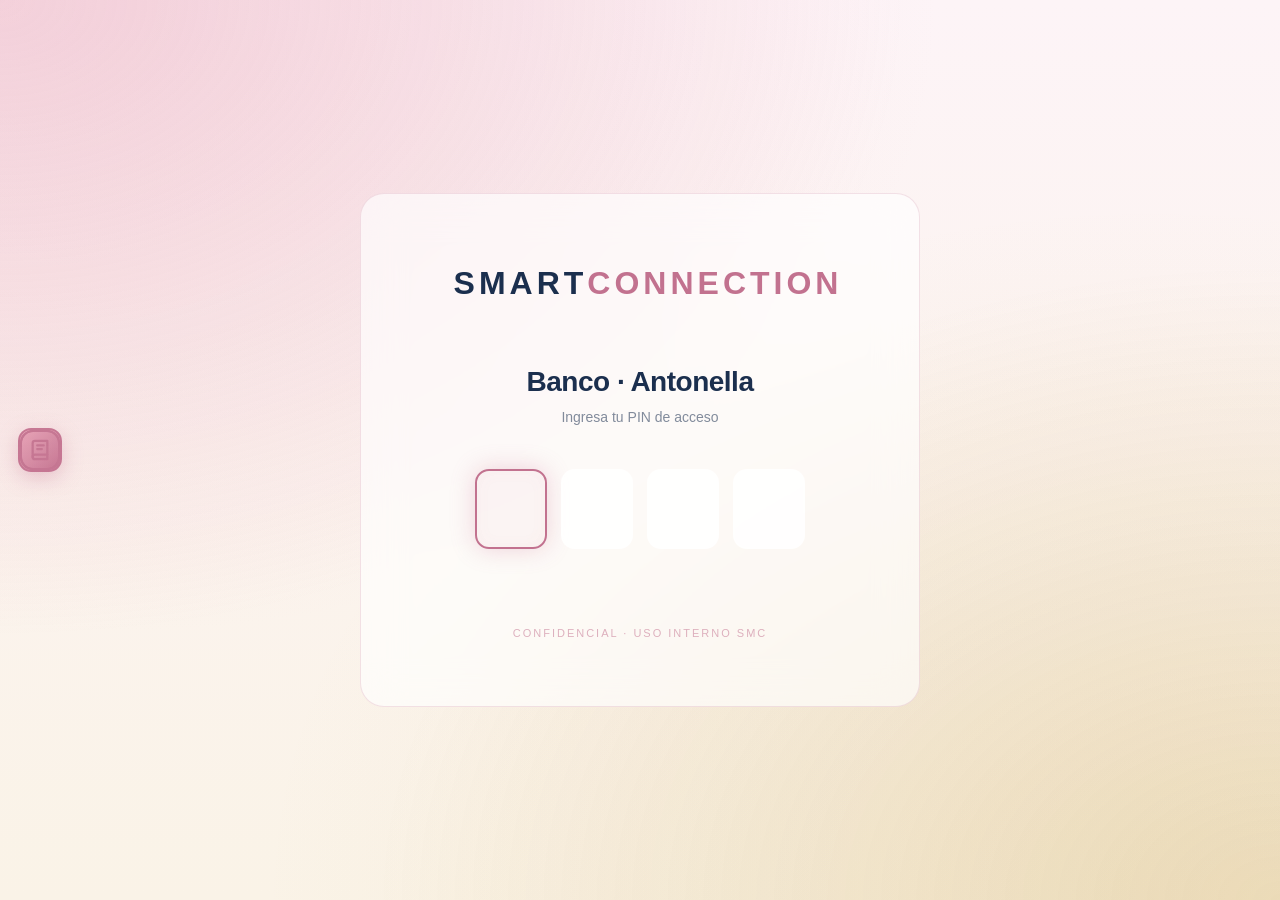
<file: 04-clientes.html>
<!DOCTYPE html>
<html lang="es">
<head><meta charset="UTF-8"><title>04 · Clientes · 3 perfiles del centro · Marketplace SMC</title>
<link rel="stylesheet" href="_styles.css">
<link rel="stylesheet" href="_motion.css">
<link rel="stylesheet" href="_table-motion.css">
<link rel="stylesheet" href="_diagram-kit.css">
</head>
<body>
<nav class="doc-nav"><a href="03-mapa-fondos.html">◂ doc anterior</a><span class="nav-center">DOC 04 · MODELO DE NEGOCIO</span><a href="05-oferta.html">doc siguiente ▸</a></nav>
<div class="doc">
<section class="cover">
  <div class="cover-header"><div class="cover-brand">SMART CONNECTION</div><div>Banco · Modelo de negocio</div></div>
  <div class="cover-center">
    <div class="cover-doc-num">Documento 04 · Modelo de negocio</div>
    <h1 class="cover-title">Clientes · 3 perfiles del centro</h1>
    <p class="cover-subtitle">A quién le vende Antonella, qué busca cada perfil, cuánto vale y por qué se queda.</p>
    <div class="cover-meta">
      <div class="cover-meta-item"><div class="cover-meta-label">Versión</div><div class="cover-meta-value">1.0</div></div>
      <div class="cover-meta-item"><div class="cover-meta-label">Fecha</div><div class="cover-meta-value">2026-05-26</div></div>
      <div class="cover-meta-item"><div class="cover-meta-label">Autor</div><div class="cover-meta-value">SMC + benchmark Centro Estética Rommina</div></div>
      <div class="cover-meta-item"><div class="cover-meta-label">Status</div><div class="cover-meta-value">🟡 Pendiente validar con Anto</div></div>
    </div>
  </div>
  <div class="cover-footer"><div>Smart Connection SpA · Rut 76.811.863-9</div><div>Confidencial</div></div>
</section>

<section class="page toc">
  <div class="toc-title">Tabla de contenidos</div>
  <h1>Índice</h1>
  <ol><li><a href="#04-tres-perfiles-de-clientes">04 · Tres perfiles de clientes</a><span class="toc-pg">03</span></li></ol>
</section>

<section class="page" id="04-tres-perfiles-de-clientes">
  <h2><span class="h2-num">04</span>Tres perfiles de clientes</h2>
  <p>El centro de estética de Antonella <strong>no le vende a "mujeres" en general</strong>. Hereda el patrón validado por Rommina + le suma un perfil joven digital. Resultado: tres perfiles claros con compra, frecuencia y canal distintos.</p>
<div class="box box-info"><div class="box-title">💡 perfiles-jtbd</div><p>Jobs to be done por perfil · qué busca funcional · emocional · social.</p></div>
<h3>Perfil 1 · "La vecina del barrio" (35-55 años)</h3>
<p>Vive a 1–3 km del centro. Casada o con hijos grandes. Trabaja part-time o dueña de casa. Conoce a Rommina hace años (referida boca a boca). Para ella el centro estético no es lujo · es <strong>mantenimiento de bienestar</strong>. Viene cada 3–4 semanas.</p>
<ul>
<li><strong>Servicios típicos</strong>: manicure + pedicure + depilación + facial limpieza</li>
<li><strong>Ticket mensual promedio</strong>: $35.000 – $55.000</li>
<li><strong>Frecuencia</strong>: 1 visita cada 3 semanas (1.5 / mes promedio)</li>
<li><strong>Por qué se queda</strong>: cercanía geográfica + confianza personal + precios "de barrio"</li>
<li><strong>Cómo llega</strong>: referida amiga/familia + Instagram orgánico de Rommina/Anto</li>
</ul>
<h3>Perfil 2 · "La joven profesional" (24-34 años)</h3>
<p>Trabaja en oficina · sueldo $1.2–2.5 M. Vive Concón / Reñaca / Viña. Compra estética como <strong>autocuidado e inversión personal</strong>. Buscó en Google "centro estética cerca" o vio anuncio Instagram. Reserva online · paga con tarjeta · valora la puntualidad y el feed cuidado.</p>
<ul>
<li><strong>Servicios típicos</strong>: lifting de pestañas + cejas laminadas + facial premium + maderoterapia</li>
<li><strong>Ticket promedio por visita</strong>: $35.000 – $65.000</li>
<li><strong>Frecuencia</strong>: 1–2 visitas / mes</li>
<li><strong>Por qué se queda</strong>: experiencia digital sin fricción (agenda online · pago tarjeta · recordatorios WhatsApp) + estética del local</li>
<li><strong>Cómo llega</strong>: Instagram pagado + agenda online (Fresha/Agendapro) + Google Maps</li>
</ul>
<h3>Perfil 3 · "La novia y eventos" (22-32 años)</h3>
<p>Compra puntual con ticket alto. Boda · cumpleaños · graduación · cambio de pega · sesión fotos. Quiere un pack completo y resultado garantizado. Suele venir 2–3 veces antes del evento para probar y dejar todo listo.</p>
<ul>
<li><strong>Servicios típicos</strong>: pack novia (pestañas + cejas + uñas + facial pre-evento + maquillaje + masaje relajante)</li>
<li><strong>Ticket por evento</strong>: $120.000 – $300.000</li>
<li><strong>Frecuencia</strong>: puntual · 1–3 visitas por evento · luego puede convertirse en Perfil 2 si la experiencia fue buena</li>
<li><strong>Por qué se queda (o se va)</strong>: si la novia queda feliz · pasa a recurrente · y trae 2–4 amigas más. Si no · churneó para siempre.</li>
<li><strong>Cómo llega</strong>: Instagram + referida + WhatsApp directo</li>
</ul>
<h3>Distribución esperada de ingresos</h3>
<table>
<thead><tr>
<th>Perfil</th>
<th>% clientas</th>
<th>% ingresos</th>
<th>LTV 12 m</th>
</tr></thead>
<tbody>
<tr>
<td>Vecina del barrio</td>
<td>50 %</td>
<td>40 %</td>
<td>$480.000</td>
</tr>
<tr>
<td>Joven profesional</td>
<td>35 %</td>
<td>45 %</td>
<td>$720.000</td>
</tr>
<tr>
<td>Novia / eventos</td>
<td>15 %</td>
<td>15 % (puntual)</td>
<td>$250.000 + amigas</td>
</tr>
</tbody></table>
<div class="box box-info"><div class="box-title">💡 Por qué la mezcla importa</div><p>El ingreso de la vecina paga <strong>fijos</strong> (arriendo · luz · agua). El ingreso de la joven profesional paga <strong>insumos premium</strong> + ahorro. El ingreso de la novia paga <strong>inversión</strong> (aparatos nuevos · ampliación). Si Anto solo se queda con uno de los 3 · el negocio se ve frágil ante el jurado Sercotec.</p></div>
<h3>Lo que aprendemos de Rommina (mamá)</h3>
<p>Rommina ha operado 6+ años validando los Perfiles 1 y 3 (vecina + novia). El Perfil 2 (joven profesional digital) es <strong>el delta que Antonella suma</strong>: agenda online · feed Instagram cuidado · pagos digitales · servicios premium tipo maderoterapia. Es lo que vuelve atractiva la postulación a Sercotec porque demuestra <strong>innovación dentro de un negocio tradicional probado</strong>.</p>
<div class="box box-premise"><div class="box-title">🎯 La frase clave para el jurado</div><p>"Centro de estética con base validada generacional + capa digital nativa que aumenta ticket promedio y captura un nuevo segmento que la generación previa no podía atender."</p></div>
  <div class="page-footer"><span>Banco SMC · Modelo de negocio</span><span>03</span></div>
</section>

</div>
<nav class="doc-nav"><a href="03-mapa-fondos.html">◂ doc anterior</a><span class="nav-center">FIN DOC 04</span><a href="05-oferta.html">doc siguiente ▸</a></nav>
<script src="auth.js"></script>
<script src="nav.js"></script>
<script src="_diagram-kit.js"></script>
<script>if (window.SMCDiagram && SMCDiagram.boot) SMCDiagram.boot();</script>
<script src="_motion.js"></script>
<script src="_table-motion.js"></script>
<script src="_vars.js"></script>
<script src="_sim-drawer.js"></script>
</body>
</html>
</file>
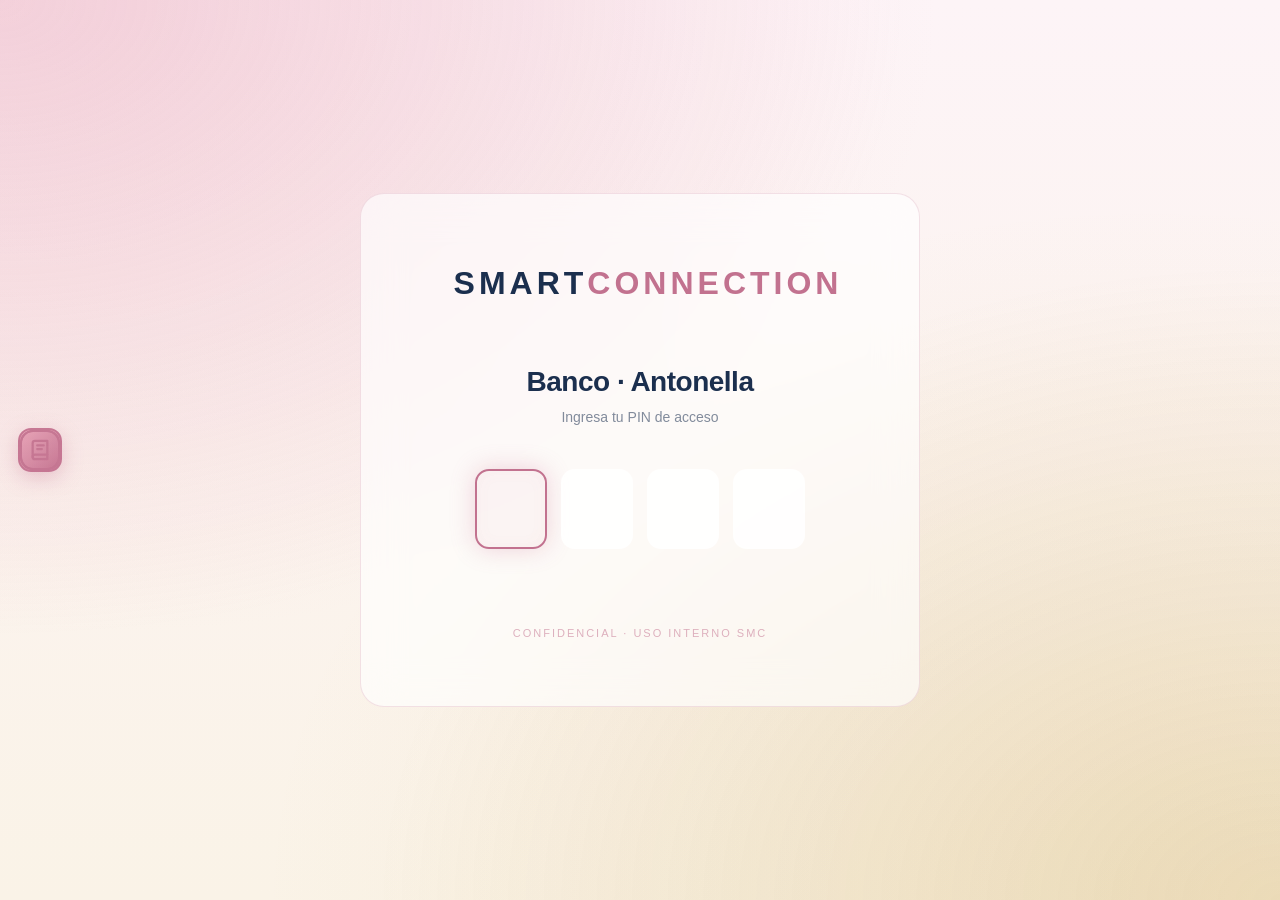
<file: 05-oferta.html>
<!DOCTYPE html>
<html lang="es">
<head><meta charset="UTF-8"><title>05 · Oferta · servicios + productos + ecommerce · Marketplace SMC</title>
<link rel="stylesheet" href="_styles.css">
<link rel="stylesheet" href="_motion.css">
<link rel="stylesheet" href="_table-motion.css">
<link rel="stylesheet" href="_diagram-kit.css">
</head>
<body>
<nav class="doc-nav"><a href="04-clientes.html">◂ doc anterior</a><span class="nav-center">DOC 05 · MODELO DE NEGOCIO</span><a href="06-operacion.html">doc siguiente ▸</a></nav>
<div class="doc">
<section class="cover">
  <div class="cover-header"><div class="cover-brand">SMART CONNECTION</div><div>Banco · Modelo de negocio</div></div>
  <div class="cover-center">
    <div class="cover-doc-num">Documento 05 · Modelo de negocio</div>
    <h1 class="cover-title">Oferta · servicios + productos + ecommerce</h1>
    <p class="cover-subtitle">El catálogo del centro: lo que se hace en cabina, lo que se vende en tienda y lo que se reserva online.</p>
    <div class="cover-meta">
      <div class="cover-meta-item"><div class="cover-meta-label">Versión</div><div class="cover-meta-value">1.0</div></div>
      <div class="cover-meta-item"><div class="cover-meta-label">Fecha</div><div class="cover-meta-value">2026-05-26</div></div>
      <div class="cover-meta-item"><div class="cover-meta-label">Autor</div><div class="cover-meta-value">SMC + benchmark Rommina + mercado Concón/Viña</div></div>
      <div class="cover-meta-item"><div class="cover-meta-label">Status</div><div class="cover-meta-value">🟡 Precios sugeridos (editar con Anto)</div></div>
    </div>
  </div>
  <div class="cover-footer"><div>Smart Connection SpA · Rut 76.811.863-9</div><div>Confidencial</div></div>
</section>

<section class="page toc">
  <div class="toc-title">Tabla de contenidos</div>
  <h1>Índice</h1>
  <ol><li><a href="#05-qu-vende-el-centro">05 · Qué vende el centro</a><span class="toc-pg">03</span></li></ol>
</section>

<section class="page" id="05-qu-vende-el-centro">
  <h2><span class="h2-num">05</span>Qué vende el centro</h2>
  <p>Tres líneas de ingreso · cada una con margen, frecuencia y rol distinto. El <strong>simulador editable</strong> en <a href="11-simulador.html">doc 11</a> permite mover precios y ver impacto en facturación mensual y proyección 12 meses.</p>
<div class="box box-info"><div class="box-title">💡 oferta-canvas</div><p>Mapa propuesta de valor · qué dolores resuelve · qué ganancias entrega · qué productos.</p></div>
<h3>Línea 1 · Servicios en cabina (motor principal · 70 % ingresos)</h3>
<p>Lo que se hace presencialmente en el local. Margen ~75 % (insumos representan 25 %). Recurrencia mensual = corazón del negocio.</p>
<table>
<thead><tr>
<th>Servicio</th>
<th>Precio sugerido</th>
<th>Tiempo</th>
<th>Margen est.</th>
</tr></thead>
<tbody>
<tr>
<td>Limpieza facial profunda</td>
<td>$35.000</td>
<td>60 min</td>
<td>75 %</td>
</tr>
<tr>
<td>Limpieza facial premium (radiofrecuencia)</td>
<td>$55.000</td>
<td>75 min</td>
<td>70 %</td>
</tr>
<tr>
<td>Manicure tradicional</td>
<td>$12.000</td>
<td>45 min</td>
<td>80 %</td>
</tr>
<tr>
<td>Manicure semipermanente / acrílico</td>
<td>$25.000</td>
<td>75 min</td>
<td>70 %</td>
</tr>
<tr>
<td>Pedicure spa</td>
<td>$18.000</td>
<td>60 min</td>
<td>80 %</td>
</tr>
<tr>
<td>Depilación cera (zona pequeña)</td>
<td>$8.000</td>
<td>15 min</td>
<td>85 %</td>
</tr>
<tr>
<td>Depilación cera (piernas + bikini completo)</td>
<td>$25.000</td>
<td>45 min</td>
<td>80 %</td>
</tr>
<tr>
<td>Lifting de pestañas</td>
<td>$30.000</td>
<td>75 min</td>
<td>80 %</td>
</tr>
<tr>
<td>Extensión pelo a pelo (volumen)</td>
<td>$50.000</td>
<td>120 min</td>
<td>70 %</td>
</tr>
<tr>
<td>Diseño + laminado de cejas</td>
<td>$25.000</td>
<td>45 min</td>
<td>80 %</td>
</tr>
<tr>
<td>Maderoterapia (sesión)</td>
<td>$30.000</td>
<td>60 min</td>
<td>75 %</td>
</tr>
<tr>
<td>Pack 10 sesiones maderoterapia</td>
<td>$250.000</td>
<td>–</td>
<td>78 %</td>
</tr>
<tr>
<td>Masaje descontracturante</td>
<td>$35.000</td>
<td>60 min</td>
<td>75 %</td>
</tr>
<tr>
<td>Pack novia completo</td>
<td>$200.000</td>
<td>4 h</td>
<td>65 %</td>
</tr>
</tbody></table>
<div class="box box-info"><div class="box-title">💡 Cómo se calculó el margen</div><p>Insumo profesional (esmalte · cera · ampollas · productos faciales) representa entre 15-30 % del precio. Maquinaria amortizada a 36 meses suma ~5 %. Resto es trabajo de Anto · margen de contribución antes de fijos.</p></div>
<h3>Línea 2 · Tienda física + ecommerce (motor secundario · 20 % ingresos)</h3>
<p>Productos de cuidado para llevar a casa. Margen ~40 % (reventa). Las clientas que llevan producto <strong>se quedan 3x más tiempo</strong> como recurrentes vs las que solo van a servicios.</p>
<table>
<thead><tr>
<th>Producto</th>
<th>Precio sugerido</th>
<th>Margen</th>
<th>Rotación esperada</th>
</tr></thead>
<tbody>
<tr>
<td>Sérum vitamina C profesional</td>
<td>$18.000</td>
<td>45 %</td>
<td>1 / cliente / 2 meses</td>
</tr>
<tr>
<td>Crema hidratante facial</td>
<td>$14.000</td>
<td>50 %</td>
<td>1 / cliente / 2 meses</td>
</tr>
<tr>
<td>Aceite para pestañas / cejas</td>
<td>$9.000</td>
<td>55 %</td>
<td>1 / cliente / 3 meses</td>
</tr>
<tr>
<td>Esmalte semipermanente (cliente lleva)</td>
<td>$7.000</td>
<td>60 %</td>
<td>venta puntual</td>
</tr>
<tr>
<td>Set spa pies (lima + crema + esmalte)</td>
<td>$22.000</td>
<td>45 %</td>
<td>regalo recurrente</td>
</tr>
<tr>
<td>Bono regalo $30.000</td>
<td>$30.000</td>
<td>servicio</td>
<td>navidad / día madre</td>
</tr>
</tbody></table>
<h3>Línea 3 · Agendamiento online + experiencia digital (multiplicador · 10 % directo · 100 % impacto en retención)</h3>
<p>Sistema de <strong>agenda online</strong> estilo Fresha o Agendapro · integrado a Instagram y WhatsApp. Clienta reserva sola 24/7 · paga online o en local · recibe recordatorio automático 24 h y 2 h antes. Reduce <strong>40 % de no-shows</strong> y permite a Anto trabajar sin interrumpir.</p>
<ul>
<li>Plataforma: Fresha (free hasta cierto volumen · luego paga ~$15.000 / mes) o Agendapro ($25.000 / mes)</li>
<li>Integración: bot WhatsApp + IG link + Google Calendar</li>
<li>Pago: Webpay / MercadoPago / Khipu</li>
<li>Extra: catálogo digital tipo Kanki donde la clienta ve servicios + precios + reseñas + agenda en 2 clicks</li>
</ul>
<div class="box box-success"><div class="box-title">✅ Esto es lo que diferencia a Anto del centro estética promedio</div><p>El 80 % de los centros de estética en Chile <strong>no tienen agenda online · cobran cash sin boleta · responden WhatsApp 6 horas después</strong>. Que Antonella implemente desde día 1 una experiencia digital fluida es lo que justifica precios premium y captura el Perfil 2 (joven profesional). Para el jurado Sercotec este es <strong>el componente innovador</strong> del proyecto.</p></div>
<h3>Cálculo rápido de facturación mensual objetivo</h3>
<p>Asumiendo 6 días / semana operativo · 8 horas / día · 40 % ocupación primer año:</p>
<table>
<thead><tr>
<th>Línea</th>
<th>Visitas / mes</th>
<th>Ticket promedio</th>
<th>Subtotal</th>
</tr></thead>
<tbody>
<tr>
<td>Servicios cabina</td>
<td>120</td>
<td>$30.000</td>
<td>$3.600.000</td>
</tr>
<tr>
<td>Tienda productos</td>
<td>80</td>
<td>$15.000</td>
<td>$1.200.000</td>
</tr>
<tr>
<td>Pack novia / eventos</td>
<td>4</td>
<td>$200.000</td>
<td>$800.000</td>
</tr>
<tr>
<td><strong>Total mes 1</strong></td>
<td>–</td>
<td>–</td>
<td><strong>~$5.600.000</strong></td>
</tr>
</tbody></table>
<p>Restando costos (insumos 25 % + fijos $1.5 M + variables) → <strong>utilidad neta estimada mes 1: $1.5–2.0 M</strong>. Conservador y verificable.</p>
<div class="box box-premise"><div class="box-title">🎯 La regla de oro del rubro</div><p>Un centro de estética bien operado en zona Concón/Viña genera entre $4-8 M en facturación mensual a partir del mes 6. El cuello de botella nunca es la demanda · es la <strong>capacidad operativa</strong> (horas Anto + cabinas activas + agenda eficiente).</p></div>
  <div class="page-footer"><span>Banco SMC · Modelo de negocio</span><span>03</span></div>
</section>

</div>
<nav class="doc-nav"><a href="04-clientes.html">◂ doc anterior</a><span class="nav-center">FIN DOC 05</span><a href="06-operacion.html">doc siguiente ▸</a></nav>
<script src="auth.js"></script>
<script src="nav.js"></script>
<script src="_diagram-kit.js"></script>
<script>if (window.SMCDiagram && SMCDiagram.boot) SMCDiagram.boot();</script>
<script src="_motion.js"></script>
<script src="_table-motion.js"></script>
<script src="_vars.js"></script>
<script src="_sim-drawer.js"></script>
</body>
</html>
</file>
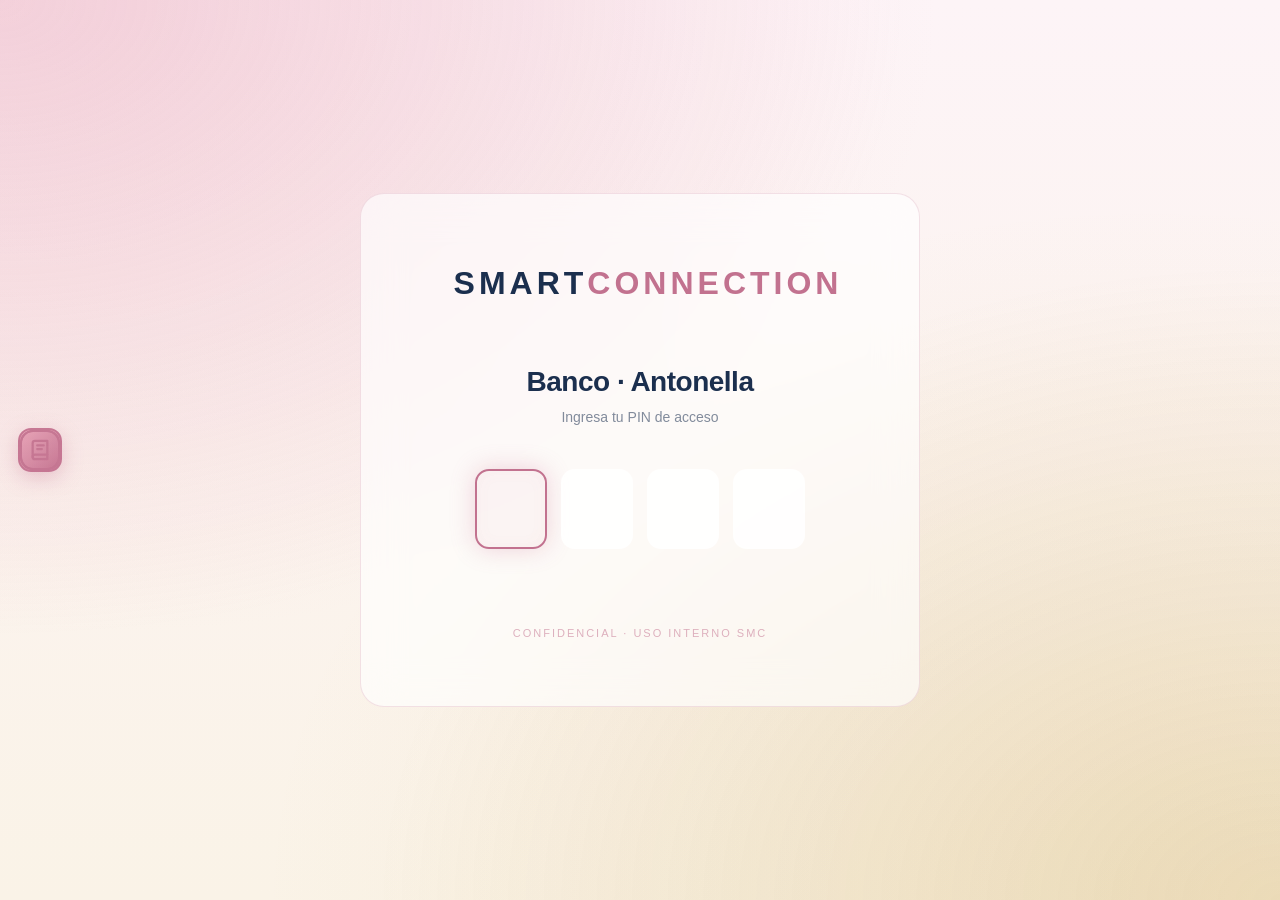
<file: 06-operacion.html>
<!DOCTYPE html>
<html lang="es">
<head><meta charset="UTF-8"><title>06 · Operación · canales + recursos + acciones clave · Marketplace SMC</title>
<link rel="stylesheet" href="_styles.css">
<link rel="stylesheet" href="_motion.css">
<link rel="stylesheet" href="_table-motion.css">
<link rel="stylesheet" href="_diagram-kit.css">
</head>
<body>
<nav class="doc-nav"><a href="05-oferta.html">◂ doc anterior</a><span class="nav-center">DOC 06 · MODELO DE NEGOCIO</span><a href="07-costos-alianzas.html">doc siguiente ▸</a></nav>
<div class="doc">
<section class="cover">
  <div class="cover-header"><div class="cover-brand">SMART CONNECTION</div><div>Banco · Modelo de negocio</div></div>
  <div class="cover-center">
    <div class="cover-doc-num">Documento 06 · Modelo de negocio</div>
    <h1 class="cover-title">Operación · canales + recursos + acciones clave</h1>
    <p class="cover-subtitle">Cómo se ejecuta el día a día: del primer DM por Instagram a la clienta saliendo feliz con producto comprado.</p>
    <div class="cover-meta">
      <div class="cover-meta-item"><div class="cover-meta-label">Versión</div><div class="cover-meta-value">1.0</div></div>
      <div class="cover-meta-item"><div class="cover-meta-label">Fecha</div><div class="cover-meta-value">2026-05-26</div></div>
      <div class="cover-meta-item"><div class="cover-meta-label">Autor</div><div class="cover-meta-value">SMC</div></div>
      <div class="cover-meta-item"><div class="cover-meta-label">Status</div><div class="cover-meta-value">🟢 Activo</div></div>
    </div>
  </div>
  <div class="cover-footer"><div>Smart Connection SpA · Rut 76.811.863-9</div><div>Confidencial</div></div>
</section>

<section class="page toc">
  <div class="toc-title">Tabla de contenidos</div>
  <h1>Índice</h1>
  <ol><li><a href="#06-c-mo-opera-el-centro-d-a-a-d-a">06 · Cómo opera el centro día a día</a><span class="toc-pg">03</span></li></ol>
</section>

<section class="page" id="06-c-mo-opera-el-centro-d-a-a-d-a">
  <h2><span class="h2-num">06</span>Cómo opera el centro día a día</h2>
  <p>Tres canales de entrada · cuatro recursos clave · tres acciones que se repiten cada semana. El diagrama de abajo muestra cómo se conectan todos los componentes.</p>
<div class="diagram-section">
  <p class="diagram-caption">Arquitectura operativa · entradas (canales) · activos (recursos) · salidas (ingresos + retención).</p>
  <div class="diagram-host kind-hla" id="operacion-flow" data-kind="hla"></div>
  <script type="application/json" data-for="operacion-flow">{"title": "Flujo operativo · Centro Estética Antonella", "blocks": {"local": {"type": "input", "title": "Local físico", "sub": "Vecina barrio", "desc": "Pasa por vitrina o llega derivada", "stack": "Boca a boca", "owner": "Anto / Rommina"}, "ig": {"type": "input", "title": "Instagram + Google Maps", "sub": "Joven profesional", "desc": "Ve feed, lee reseñas, reserva online", "stack": "IG · Google Ads", "owner": "Anto"}, "wa": {"type": "input", "title": "WhatsApp", "sub": "Novias · referidas", "desc": "Llega por contacto directo · pack pre-evento", "stack": "WhatsApp Business", "owner": "Anto"}, "agenda": {"type": "process", "title": "Agenda online 24/7", "sub": "Fresha · Agendapro", "desc": "Reserva sola, recordatorio auto 24h+2h", "stack": "Fresha Pro", "owner": "Sistema"}, "diag": {"type": "process", "title": "Recepción + diagnóstico", "sub": "Trato cara a cara", "desc": "Anto recibe · evalúa piel/necesidad", "stack": "Protocolo Rommina", "owner": "Anto"}, "sesion": {"type": "core", "title": "Sesión en cabina", "sub": "45-90 min", "desc": "Ejecución del servicio contratado", "stack": "Equipos profesionales", "owner": "Anto"}, "venta": {"type": "output", "title": "Cobro", "sub": "Webpay · cash", "desc": "Pago con tarjeta o transfer · boleta", "stack": "Webpay · MercadoPago", "owner": "Sistema"}, "up": {"type": "output", "title": "Upsell producto", "sub": "Reventa cosmética", "desc": "Recomendación producto para casa", "stack": "Catálogo profesional", "owner": "Anto"}, "fideli": {"type": "output", "title": "Reagenda + post-venta", "sub": "Retención", "desc": "Reagenda próxima · WhatsApp 24h después", "stack": "CRM ligero", "owner": "Anto"}, "anto": {"type": "asset", "title": "Anto + know-how", "sub": "Recurso crítico", "desc": "Capacitación cosmetología avanzada", "stack": "SENCE certificada", "owner": "Antonella"}, "equipo": {"type": "asset", "title": "Equipos profesionales", "sub": "Inversiones $1.4M", "desc": "Camilla · autoclave · radiofrecuencia", "stack": "Activos fijos", "owner": "Sercotec"}, "rommi": {"type": "asset", "title": "Red Rommina", "sub": "Alianza mentora", "desc": "Proveedores · clientela · backup operativo", "stack": "6+ años validados", "owner": "Rommina"}}, "connections": [{"from": "local", "to": "diag", "label": "Walk-in"}, {"from": "ig", "to": "agenda", "label": "Reserva digital"}, {"from": "wa", "to": "agenda", "label": "Reserva chat"}, {"from": "agenda", "to": "diag", "label": "Llega cliente"}, {"from": "diag", "to": "sesion", "label": "Ejecuta"}, {"from": "sesion", "to": "venta", "label": "Cobra"}, {"from": "sesion", "to": "up", "label": "Recomienda"}, {"from": "venta", "to": "fideli", "label": "Reagenda"}, {"from": "up", "to": "fideli", "label": "Cierra ciclo"}, {"from": "anto", "to": "sesion", "label": "Aporta know-how"}, {"from": "equipo", "to": "sesion", "label": "Habilita servicios"}, {"from": "rommi", "to": "up", "label": "Proveedor productos"}]}</script>
</div>
<h3>Tres canales de adquisición</h3>
<p><strong>Canal 1 · Local físico + boca a boca local</strong></p>
<p>La vecina (Perfil 1) viene <strong>derivada por otra vecina</strong> o porque pasó por la vitrina. Anto la recibe · le hace un diagnóstico breve · agenda para próxima sesión. La conversión es alta (>70 %) porque la confianza llega ya construida.</p>
<p><strong>Canal 2 · Instagram + Google Maps</strong></p>
<p>La joven profesional (Perfil 2) llega vía <strong>Instagram orgánico + ads pagados + Google Maps</strong>. Ve el feed cuidado · lee 2–3 reseñas · reserva directo desde el bio link (agenda online). Conversión menor (~25 %) pero ticket más alto.</p>
<p><strong>Canal 3 · Referida + WhatsApp</strong></p>
<p>La novia (Perfil 3) llega porque <strong>una amiga le dio el contacto</strong>. Va a WhatsApp directo · agenda llamada o visita de cotización · evalúa pack completo y reserva con seña 30 %.</p>
<h3>Cuatro recursos clave</h3>
<ul>
<li><strong>Anto + su know-how técnico</strong> · capacitación cosmetología profesional + radiofrecuencia + maderoterapia. SENCE puede pagar la capacitación faltante.</li>
<li><strong>El local físico</strong> · 35–50 m² · con 2 cabinas · área recepción / tienda · baño · sala esterilización. Habilitación inicial: $600 K (parte del Sercotec).</li>
<li><strong>Equipamiento profesional</strong> · camilla eléctrica + autoclave + radiofrecuencia + cavitación + maderoterapia + set facial · inversión $1.4 M.</li>
<li><strong>Sistema digital</strong> · agenda online + ecommerce + redes + WhatsApp Business + Webpay. Inversión inicial $640 K. Operativo mensual ~$25 K.</li>
</ul>
<h3>Tres acciones clave (ciclo semanal)</h3>
<h4>Acción 1 · Servicios en cabina</h4>
<p>Lunes a sábado · 9:00 a 19:00 · turnos de 45–90 minutos según servicio. Anto opera sola los primeros 6 meses · luego suma esteticista junior (Año 1 fin).</p>
<p>Workflow por sesión: confirmación 2 h antes (auto) → recepción + diagnóstico → ejecución servicio → upsell producto reventa → cobro → reagenda próxima sesión → post-venta WhatsApp al día siguiente.</p>
<h4>Acción 2 · Marketing y contenido digital</h4>
<p>3 publicaciones IG / semana + 1 reel + 5 stories / día. Producción en cabina (durante sesiones reales con permiso) + casa Anto. Apoyo opcional fotógrafo aliado (intercambio servicios).</p>
<h4>Acción 3 · Gestión de stock y proveedores</h4>
<p>Recompra mensual productos profesionales + insumos descartables. Proveedor base: aprovechar <strong>red Rommina</strong> (descuento ~15 % por volumen consolidado) + 1 proveedor alternativo backup.</p>
<h3>Lo que se hereda de Rommina</h3>
<ul>
<li>Lista de <strong>proveedores validados</strong> (productos · insumos · uniformes · packaging)</li>
<li>Red de <strong>clientela inicial</strong> (~30 vecinas que vienen donde Rommina y pueden migrar a Anto si se coordina bien)</li>
<li><strong>Know-how operativo</strong> · turnos · esterilización · manejo emergencias · trato cliente difícil</li>
<li><strong>Backup operativo</strong> · si Anto se enferma o ausenta · Rommina la respalda</li>
</ul>
<h3>Lo que Anto suma (delta digital)</h3>
<ul>
<li><strong>Agenda online 24/7</strong> (Rommina opera por WhatsApp manual)</li>
<li><strong>Pasarela pago tarjeta</strong> (Rommina cash o transferencia)</li>
<li><strong>Ecommerce productos</strong> (Rommina vende solo en local)</li>
<li><strong>Marketing pagado IG + Google</strong> (Rommina solo orgánico)</li>
<li><strong>Programa fidelización digital</strong> (Rommina sin sistema formal)</li>
<li><strong>Servicios premium</strong> (maderoterapia · radiofrecuencia · pestañas pelo-pelo)</li>
</ul>
<div class="box box-success"><div class="box-title">✅ El "1+1=3" del modelo</div><p>Antonella no compite con Rommina · <strong>complementa</strong>. Rommina cubre el Perfil 1 (vecinas barrio · cash · WhatsApp). Antonella cubre Perfil 2 (joven digital · tarjeta · agenda online) y Perfil 3 (novia / eventos · pack premium). Pueden incluso <strong>referirse clientes mutuamente</strong> y compartir compras de insumos. Para Sercotec este modelo familiar generacional <strong>suma puntos en factor "alianzas estratégicas"</strong> (Ámbito 9).</p></div>
  <div class="page-footer"><span>Banco SMC · Modelo de negocio</span><span>03</span></div>
</section>

</div>
<nav class="doc-nav"><a href="05-oferta.html">◂ doc anterior</a><span class="nav-center">FIN DOC 06</span><a href="07-costos-alianzas.html">doc siguiente ▸</a></nav>
<script src="auth.js"></script>
<script src="nav.js"></script>
<script src="_diagram-kit.js"></script>
<script>if (window.SMCDiagram && SMCDiagram.boot) SMCDiagram.boot();</script>
<script src="_motion.js"></script>
<script src="_table-motion.js"></script>
<script src="_vars.js"></script>
<script src="_sim-drawer.js"></script>
</body>
</html>
</file>
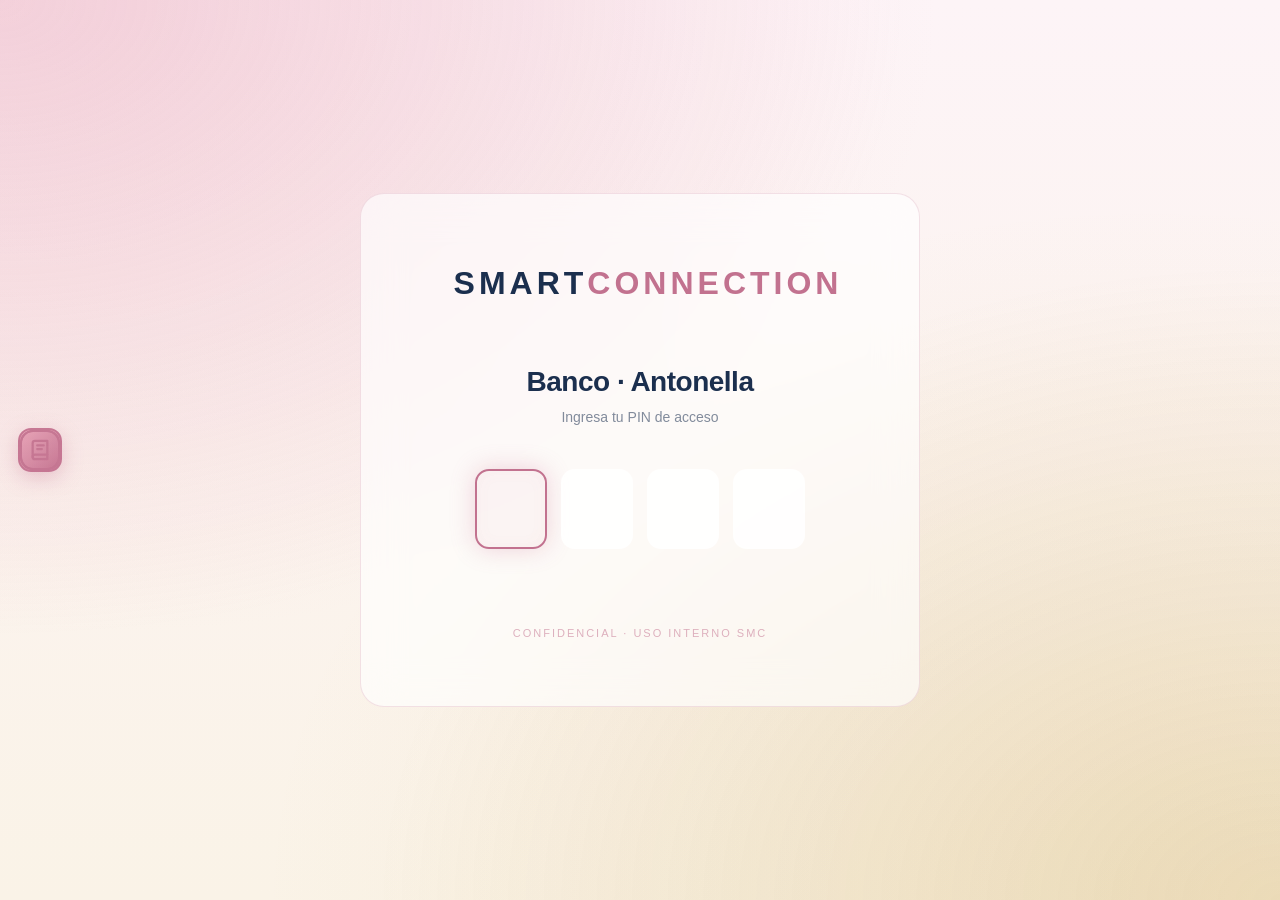
<file: 07-costos-alianzas.html>
<!DOCTYPE html>
<html lang="es">
<head><meta charset="UTF-8"><title>07 · Costos + alianzas estratégicas · Marketplace SMC</title>
<link rel="stylesheet" href="_styles.css">
<link rel="stylesheet" href="_motion.css">
<link rel="stylesheet" href="_table-motion.css">
<link rel="stylesheet" href="_diagram-kit.css">
</head>
<body>
<nav class="doc-nav"><a href="06-operacion.html">◂ doc anterior</a><span class="nav-center">DOC 07 · MODELO DE NEGOCIO</span><a href="08-sustentabilidad.html">doc siguiente ▸</a></nav>
<div class="doc">
<section class="cover">
  <div class="cover-header"><div class="cover-brand">SMART CONNECTION</div><div>Banco · Modelo de negocio</div></div>
  <div class="cover-center">
    <div class="cover-doc-num">Documento 07 · Modelo de negocio</div>
    <h1 class="cover-title">Costos + alianzas estratégicas</h1>
    <p class="cover-subtitle">Estructura de costos fija + variable y las tres alianzas que definen el modelo.</p>
    <div class="cover-meta">
      <div class="cover-meta-item"><div class="cover-meta-label">Versión</div><div class="cover-meta-value">1.0</div></div>
      <div class="cover-meta-item"><div class="cover-meta-label">Fecha</div><div class="cover-meta-value">2026-05-26</div></div>
      <div class="cover-meta-item"><div class="cover-meta-label">Autor</div><div class="cover-meta-value">SMC</div></div>
      <div class="cover-meta-item"><div class="cover-meta-label">Status</div><div class="cover-meta-value">🟢 Activo</div></div>
    </div>
  </div>
  <div class="cover-footer"><div>Smart Connection SpA · Rut 76.811.863-9</div><div>Confidencial</div></div>
</section>

<section class="page toc">
  <div class="toc-title">Tabla de contenidos</div>
  <h1>Índice</h1>
  <ol><li><a href="#07-costos-y-alianzas">07 · Costos y alianzas</a><span class="toc-pg">03</span></li></ol>
</section>

<section class="page" id="07-costos-y-alianzas">
  <h2><span class="h2-num">07</span>Costos y alianzas</h2>
  <p>Plan en formato Sercotec · Ámbito 8 (costos) + Ámbito 9 (alianzas). El siguiente gráfico de barras muestra la distribución mensual de costos asumiendo facturación objetivo $5.6 M (ver <a href="05-oferta.html">doc 05</a>).</p>
<div class="diagram-section">
  <p class="diagram-caption">Distribución mensual de costos · barras apiladas · variable vs fijo.</p>
  <div class="diagram-host kind-chart-bar" id="costos-bar" data-kind="chart-bar"></div>
  <script type="application/json" data-for="costos-bar">{"title": "Distribución mensual de costos · objetivo $5.6 M facturación", "labels": ["Arriendo", "Servicios", "Plataformas", "Contador", "Marketing", "Sueldo Anto", "Insumos cabina", "CMV tienda", "Comisiones", "Logística", "Descartables"], "series": [{"name": "Costo fijo mensual", "color": "#1B2F4E", "points": [450000, 120000, 40000, 80000, 200000, 600000, 0, 0, 0, 0, 0]}, {"name": "Costo variable mensual (sobre $5.6M)", "color": "#C2728F", "points": [0, 0, 0, 0, 0, 0, 1008000, 280000, 140000, 84000, 224000]}]}</script>
</div>
<h3>Costos fijos (no dependen de venta)</h3>
<table>
<thead><tr>
<th>Ítem</th>
<th>$ mensual</th>
<th>% total</th>
</tr></thead>
<tbody>
<tr>
<td>Arriendo local (Concón / Reñaca · 40 m²)</td>
<td>$450.000</td>
<td>8.0 %</td>
</tr>
<tr>
<td>Servicios básicos (luz · agua · gas · internet)</td>
<td>$120.000</td>
<td>2.1 %</td>
</tr>
<tr>
<td>Plataforma agenda + ecommerce (Fresha + Shopify)</td>
<td>$25.000</td>
<td>0.4 %</td>
</tr>
<tr>
<td>WhatsApp Business + suite digital</td>
<td>$15.000</td>
<td>0.3 %</td>
</tr>
<tr>
<td>Contador externo (régimen Pro-PYME)</td>
<td>$80.000</td>
<td>1.4 %</td>
</tr>
<tr>
<td>Marketing digital base (IG ads + Google)</td>
<td>$200.000</td>
<td>3.6 %</td>
</tr>
<tr>
<td>Sueldo Antonella (jornada parcial inicial)</td>
<td>$600.000</td>
<td>10.7 %</td>
</tr>
<tr>
<td><strong>Total fijos</strong></td>
<td><strong>$1.490.000</strong></td>
<td><strong>26.6 %</strong></td>
</tr>
</tbody></table>
<h3>Costos variables (dependen de la venta)</h3>
<table>
<thead><tr>
<th>Ítem</th>
<th>% sobre venta</th>
</tr></thead>
<tbody>
<tr>
<td>Insumos cosméticos profesionales</td>
<td>18 %</td>
</tr>
<tr>
<td>Productos para reventa (CMV tienda)</td>
<td>25 % de línea 2</td>
</tr>
<tr>
<td>Comisiones Webpay / MercadoPago</td>
<td>2.5 %</td>
</tr>
<tr>
<td>Despacho ecommerce (Chilexpress)</td>
<td>1.5 %</td>
</tr>
<tr>
<td>Insumos descartables (guantes · mascarillas · gasas)</td>
<td>4 %</td>
</tr>
<tr>
<td><strong>Total variables</strong></td>
<td><strong>~28 %</strong></td>
</tr>
</tbody></table>
<h3>Estructura mensual proyectada (mes 4 en régimen)</h3>
<table>
<thead><tr>
<th>Concepto</th>
<th>$</th>
</tr></thead>
<tbody>
<tr>
<td>Facturación bruta</td>
<td>$5.600.000</td>
</tr>
<tr>
<td>(–) Costos variables 28 %</td>
<td>– $1.568.000</td>
</tr>
<tr>
<td><strong>Margen contribución</strong></td>
<td><strong>$4.032.000</strong></td>
</tr>
<tr>
<td>(–) Costos fijos</td>
<td>– $1.490.000</td>
</tr>
<tr>
<td><strong>Utilidad operacional mensual</strong></td>
<td><strong>$2.542.000</strong></td>
</tr>
</tbody></table>
<div class="box box-info"><div class="box-title">💡 Esta utilidad incluye sueldo Antonella</div><p>Es decir · Antonella se paga $600 K mensual + queda $1.94 M de utilidad reinvertible. En la práctica los primeros 3 meses la utilidad es menor (curva ramp-up) · y la cifra estable se logra mes 4-6.</p></div>
<h3>Tres alianzas clave</h3>
<h4>Alianza 1 · Centro de Estética Rommina (mamá)</h4>
<p><strong>Aporte cultural · operativo · proveedor</strong></p>
<p>Rommina es la marca mentora. Lleva 6+ años operando exitosamente en Facebook con clientela validada. Su rol con Anto:</p>
<ul>
<li><strong>Validación cultural</strong>: Anto no parte de cero · hereda confianza barrio</li>
<li><strong>Mentoría técnica</strong>: protocolos de cabina · manejo cliente difícil · gestión imprevistos</li>
<li><strong>Proveedor consolidado</strong>: descuento por volumen consolidado al comprar juntas insumos</li>
<li><strong>Backup operativo</strong>: si Anto se enferma · Rommina respalda agenda de emergencia</li>
<li><strong>Sin contrato comercial directo</strong>: no hay flujo de caja entre ambas · es intercambio de valor familiar y operacional</li>
</ul>
<h4>Alianza 2 · Smart Connection SpA (digital + ecommerce)</h4>
<p><strong>Aporte tecnológico</strong></p>
<p>Smart Connection (Guillermo · papá de Anto) aporta la <strong>infraestructura digital</strong> del centro:</p>
<ul>
<li><strong>Setup inicial</strong> del sitio web + ecommerce + integración agenda Fresha + pasarela pago (Webpay / MercadoPago)</li>
<li><strong>Hosting AWS Amplify</strong> durante Año 1 (sin costo · parte del aporte SMC al proyecto familiar)</li>
<li><strong>Soporte técnico continuo</strong> · ajustes web · diseño nuevos servicios · campañas IG</li>
<li><strong>Capacitación digital</strong> · Anto aprende a manejar Fresha · IG ads básico · WhatsApp Business</li>
<li><strong>Banco design</strong> · acceso al catálogo SMC para inspiración visual y plantillas</li>
</ul>
<p>Esquema: aporte 1× al inicio (parte de Inversiones · Activos Intangibles) + soporte cero costo Año 1.</p>
<h4>Alianza 3 · Proveedor logística + escuela cosmetología</h4>
<p><strong>Aporte certificación y stock</strong></p>
<p>A confirmar nombre exacto post-postulación · pero el patrón es:</p>
<ul>
<li><strong>Escuela / instituto cosmetología local</strong> (ej: AIEP · DUOC · escuelas privadas Viña) · proveedor de <strong>certificación SENCE</strong> para Antonella y futuras asistentes · alianza por convenio educacional con descuento PYME</li>
<li><strong>Distribuidor regional cosméticos</strong> (Belcorp · L'Oréal Pro · Sorbie · independiente local) · provee productos para reventa con margen 40-50 % + capacitación gratuita en productos nuevos</li>
</ul>
<div class="box box-success"><div class="box-title">✅ Por qué estas tres alianzas suman en jurado Sercotec</div><p>El jurado evalúa el factor "<strong>alianzas estratégicas</strong>" (Ámbito 9 del formulario). Tres alianzas con figura legal independiente · cada una con aporte específico y sin diluir propiedad de Anto · es <strong>el patrón ganador</strong>. Mejor que decir "tengo todo solo".</p></div>
<h3>Lo que NO entra como alianza (cuidado)</h3>
<div class="box box-anti"><div class="box-title">⛔ Confundir relación familiar con alianza formal</div><p>El jurado descuenta si Anto pone "mi mamá" como alianza sin diferenciar figura legal. Por eso la alianza con Rommina se declara como <strong>"Centro de Estética Rommina · operación validada 6 años · figura independiente · intercambio de valor cultural y operacional"</strong> · no como "mamá".</p></div>
  <div class="page-footer"><span>Banco SMC · Modelo de negocio</span><span>03</span></div>
</section>

</div>
<nav class="doc-nav"><a href="06-operacion.html">◂ doc anterior</a><span class="nav-center">FIN DOC 07</span><a href="08-sustentabilidad.html">doc siguiente ▸</a></nav>
<script src="auth.js"></script>
<script src="nav.js"></script>
<script src="_diagram-kit.js"></script>
<script>if (window.SMCDiagram && SMCDiagram.boot) SMCDiagram.boot();</script>
<script src="_motion.js"></script>
<script src="_table-motion.js"></script>
<script src="_vars.js"></script>
<script src="_sim-drawer.js"></script>
</body>
</html>
</file>
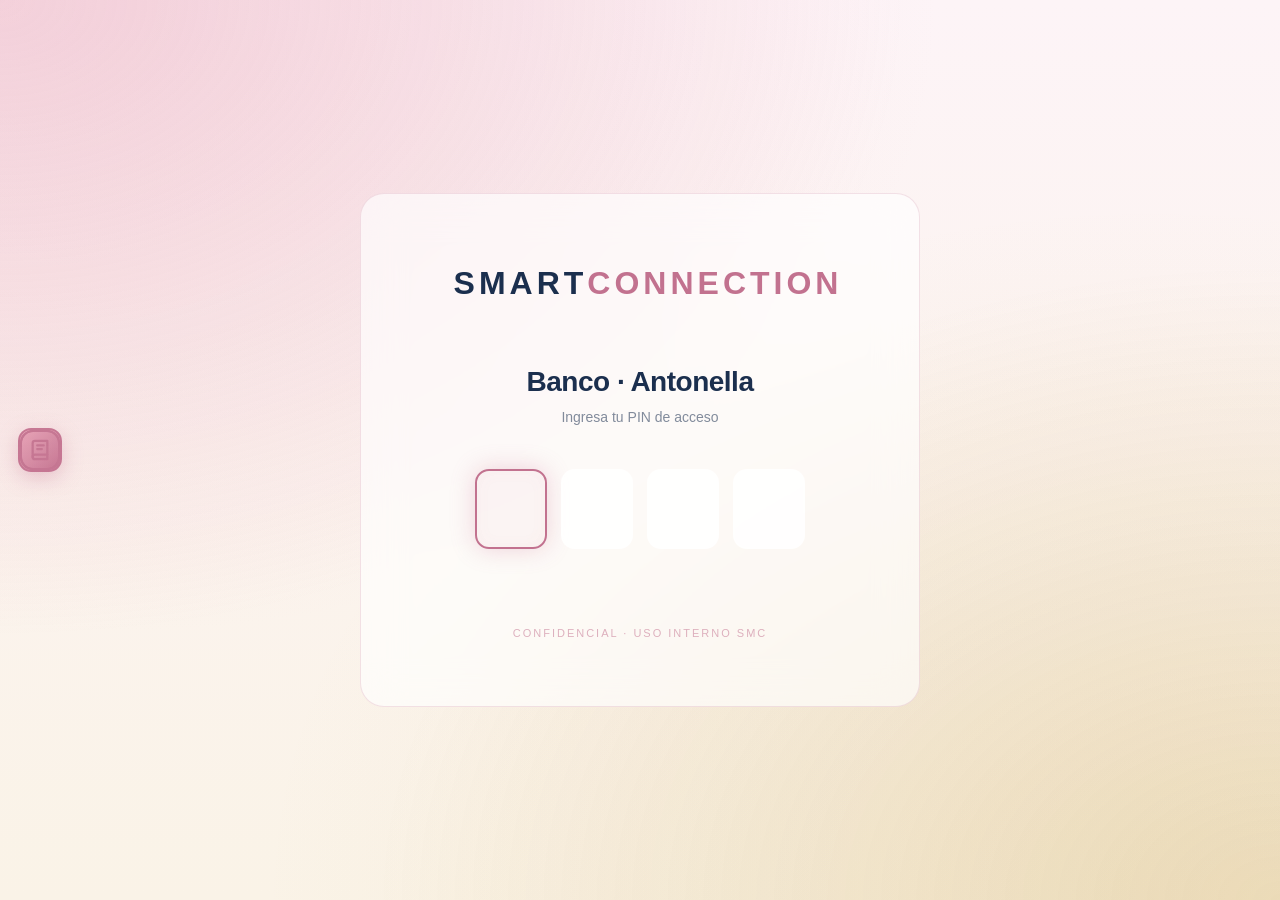
<file: 08-sustentabilidad.html>
<!DOCTYPE html>
<html lang="es">
<head><meta charset="UTF-8"><title>08 · Sustentabilidad e impacto · Marketplace SMC</title>
<link rel="stylesheet" href="_styles.css">
<link rel="stylesheet" href="_motion.css">
<link rel="stylesheet" href="_table-motion.css">
<link rel="stylesheet" href="_diagram-kit.css">
</head>
<body>
<nav class="doc-nav"><a href="07-costos-alianzas.html">◂ doc anterior</a><span class="nav-center">DOC 08 · MODELO DE NEGOCIO</span><a href="09-cuadro-age.html">doc siguiente ▸</a></nav>
<div class="doc">
<section class="cover">
  <div class="cover-header"><div class="cover-brand">SMART CONNECTION</div><div>Banco · Modelo de negocio</div></div>
  <div class="cover-center">
    <div class="cover-doc-num">Documento 08 · Modelo de negocio</div>
    <h1 class="cover-title">Sustentabilidad e impacto</h1>
    <p class="cover-subtitle">Cómo el centro Antonella aporta a la comunidad, al medio ambiente y a otras mujeres emprendedoras.</p>
    <div class="cover-meta">
      <div class="cover-meta-item"><div class="cover-meta-label">Versión</div><div class="cover-meta-value">1.0</div></div>
      <div class="cover-meta-item"><div class="cover-meta-label">Fecha</div><div class="cover-meta-value">2026-05-26</div></div>
      <div class="cover-meta-item"><div class="cover-meta-label">Autor</div><div class="cover-meta-value">SMC</div></div>
      <div class="cover-meta-item"><div class="cover-meta-label">Status</div><div class="cover-meta-value">🟢 Activo</div></div>
    </div>
  </div>
  <div class="cover-footer"><div>Smart Connection SpA · Rut 76.811.863-9</div><div>Confidencial</div></div>
</section>

<section class="page toc">
  <div class="toc-title">Tabla de contenidos</div>
  <h1>Índice</h1>
  <ol><li><a href="#08-sustentabilidad-e-impacto">08 · Sustentabilidad e impacto</a><span class="toc-pg">03</span></li></ol>
</section>

<section class="page" id="08-sustentabilidad-e-impacto">
  <h2><span class="h2-num">08</span>Sustentabilidad e impacto</h2>
  <p>Sercotec valora especialmente proyectos con <strong>componente social cuantificable</strong> y <strong>prácticas sustentables</strong> (Ámbito 10). Para Antonella esto no es decoración · es coherente con el rubro: estética profesional <strong>consume insumos cosméticos y plásticos en alta rotación</strong> · y trabajar de manera sustentable diferencia genuinamente del centro promedio.</p>
<h3>6 ejes de sustentabilidad</h3>
<h4>Eje 1 · Productos profesionales con menor huella</h4>
<div class="box box-success"><div class="box-title">✅ Línea de productos sustentables</div><p>Priorizar marcas con <strong>packaging recargable</strong> · <strong>fórmulas vegan-friendly</strong> · <strong>certificación cruelty-free</strong>. Línea de productos del centro destaca a 3 proveedores con sello sostenible (Sorbie · Aveda alternative · marcas locales chilenas como Crema Suave).</p></div>
<h4>Eje 2 · Cero plástico desechable cuando se puede</h4>
<ul>
<li>Toallas reutilizables (lavables 200+ ciclos) en lugar de papel desechable</li>
<li>Vasitos de bambú para mezcla mascarillas</li>
<li>Pinceles de fibra reciclada</li>
<li>Batas y tocas reutilizables · lavadas con detergente biodegradable</li>
</ul>
<h4>Eje 3 · Eficiencia hídrica y energética</h4>
<ul>
<li>Iluminación 100 % LED en todo el local (reduce 60 % consumo eléctrico vs halógeno)</li>
<li>Grifo lavacabezas con limitador de caudal (reduce 30 % agua)</li>
<li>Equipos certificación eficiencia energética A</li>
<li>Calefón solar + termo eléctrico backup (futuro · Año 2)</li>
</ul>
<h4>Eje 4 · Impacto social directo · empleo femenino</h4>
<div class="box box-info"><div class="box-title">💡 Compromiso laboral</div><p>El centro contrata <strong>exclusivamente mujeres</strong> durante Año 1. Mes 6: primera esteticista junior (egresada AIEP · contrato 30 h). Mes 12: segunda esteticista o recepcionista. Año 2: meta 3 personas + 1 practicante.</p>
<p>Eso significa que de cada $5.6 M facturados · $1.4 M van directo a remuneraciones de mujeres jóvenes con primer empleo formal.</p></div>
<h4>Eje 5 · Educación comunitaria</h4>
<p>Antonella se compromete a dictar 1 <strong>taller gratuito mensual</strong> abierto a la comunidad:</p>
<ul>
<li>"Cuidado básico de piel" para jóvenes</li>
<li>"Autoexamen mamario" en alianza con cesfam local</li>
<li>"Higiene de cabina · cómo identificar un centro estético seguro" para clientas</li>
</ul>
<h4>Eje 6 · Devolución a la red Rommina</h4>
<p>Antonella incorpora un <strong>programa de mentoría</strong> a 2 mujeres del entorno familiar / vecinal de Rommina que quieran iniciar en estética. Aporta know-how + facilita contactos proveedor + acceso a su agenda online para practicar (1 hora / semana).</p>
<h3>Métricas de impacto Año 1</h3>
<table>
<thead><tr>
<th>Métrica</th>
<th>Valor objetivo</th>
<th>Cómo se mide</th>
</tr></thead>
<tbody>
<tr>
<td>Mujeres empleadas</td>
<td>2 (incluyendo Anto)</td>
<td>Contratos formales</td>
</tr>
<tr>
<td>Toneladas plástico evitadas</td>
<td>~50 kg / año</td>
<td>Bitácora de uso vs centro promedio</td>
</tr>
<tr>
<td>Talleres gratuitos</td>
<td>12 / año</td>
<td>Registro participación</td>
</tr>
<tr>
<td>Mujeres mentorizadas</td>
<td>2</td>
<td>Hitos quincenales documentados</td>
</tr>
<tr>
<td>% productos sustentables sobre catálogo</td>
<td>>40 %</td>
<td>Auditoría stock</td>
</tr>
</tbody></table>
<div class="box box-premise"><div class="box-title">🎯 La frase clave para la sección sustentabilidad</div><p>"Un centro de estética sustentable no es solo el que pone bambú · es el que <strong>cuantifica el impacto social y ambiental</strong> y rinde cuentas con métricas verificables. Antonella incorpora desde día 1 una bitácora de sustentabilidad que el jurado puede revisar."</p></div>
  <div class="page-footer"><span>Banco SMC · Modelo de negocio</span><span>03</span></div>
</section>

</div>
<nav class="doc-nav"><a href="07-costos-alianzas.html">◂ doc anterior</a><span class="nav-center">FIN DOC 08</span><a href="09-cuadro-age.html">doc siguiente ▸</a></nav>
<script src="auth.js"></script>
<script src="nav.js"></script>
<script src="_diagram-kit.js"></script>
<script>if (window.SMCDiagram && SMCDiagram.boot) SMCDiagram.boot();</script>
<script src="_motion.js"></script>
<script src="_table-motion.js"></script>
<script src="_vars.js"></script>
<script src="_sim-drawer.js"></script>
</body>
</html>
</file>
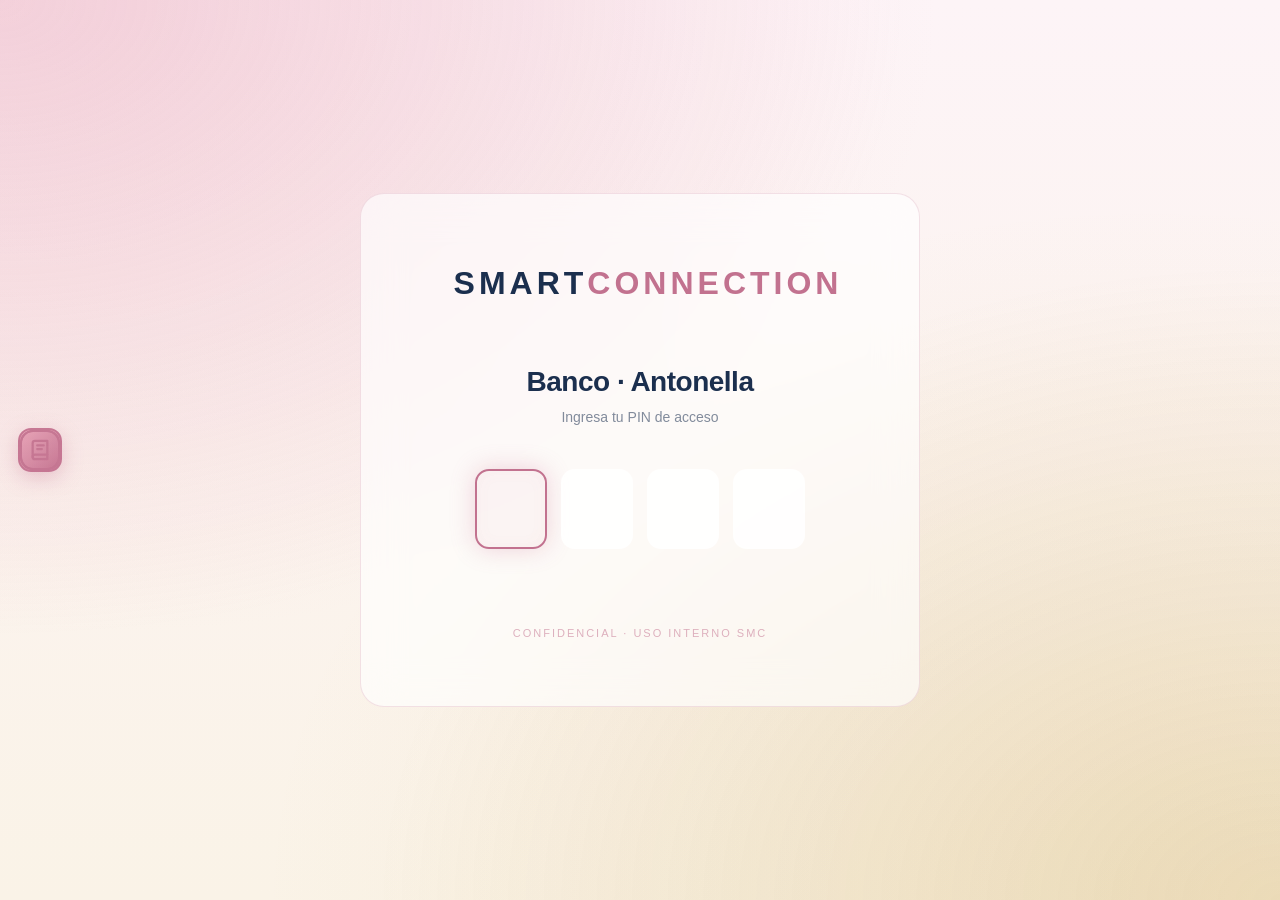
<file: 09-cuadro-age.html>
<!DOCTYPE html>
<html lang="es">
<head><meta charset="UTF-8"><title>09 · Cuadro AGE · Acciones de Gestión Empresarial · Marketplace SMC</title>
<link rel="stylesheet" href="_styles.css">
<link rel="stylesheet" href="_motion.css">
<link rel="stylesheet" href="_table-motion.css">
<link rel="stylesheet" href="_diagram-kit.css">
</head>
<body>
<nav class="doc-nav"><a href="08-sustentabilidad.html">◂ doc anterior</a><span class="nav-center">DOC 09 · POSTULACIÓN SERCOTEC</span><a href="10-cuadro-inversiones.html">doc siguiente ▸</a></nav>
<div class="doc">
<section class="cover">
  <div class="cover-header"><div class="cover-brand">SMART CONNECTION</div><div>Banco · Postulación Sercotec</div></div>
  <div class="cover-center">
    <div class="cover-doc-num">Documento 09 · Postulación Sercotec</div>
    <h1 class="cover-title">Cuadro AGE · Acciones de Gestión Empresarial</h1>
    <p class="cover-subtitle">Distribución del presupuesto de $500.000 subsidio en asesoría, capacitación y marketing.</p>
    <div class="cover-meta">
      <div class="cover-meta-item"><div class="cover-meta-label">Versión</div><div class="cover-meta-value">1.0</div></div>
      <div class="cover-meta-item"><div class="cover-meta-label">Fecha</div><div class="cover-meta-value">2026-05-26</div></div>
      <div class="cover-meta-item"><div class="cover-meta-label">Autor</div><div class="cover-meta-value">SMC + benchmark Kanki Surf v3</div></div>
      <div class="cover-meta-item"><div class="cover-meta-label">Status</div><div class="cover-meta-value">🟡 Editar precios con cotizaciones reales</div></div>
    </div>
  </div>
  <div class="cover-footer"><div>Smart Connection SpA · Rut 76.811.863-9</div><div>Confidencial</div></div>
</section>

<section class="page toc">
  <div class="toc-title">Tabla de contenidos</div>
  <h1>Índice</h1>
  <ol><li><a href="#09-cuadro-age-500-000-subsidio-sercotec">09 · Cuadro AGE · $500.000 subsidio Sercotec</a><span class="toc-pg">03</span></li></ol>
</section>

<section class="page" id="09-cuadro-age-500-000-subsidio-sercotec">
  <h2><span class="h2-num">09</span>Cuadro AGE · $500.000 subsidio Sercotec</h2>
  <p>Formato oficial Sercotec · Acciones de Gestión Empresarial (AGE). Máximo subsidio: <strong>$1.000.000</strong>. Proyectado para Antonella: <strong>$500.000</strong> (suficiente · permite invertir más en Inversiones que es donde está el grueso). Aporte propio mínimo: 3 % = $15.000.</p>
<h3>Cuadro AGE detallado</h3>
<table>
<thead><tr>
<th>Ítem</th>
<th>Sub-ítem</th>
<th>Detalle</th>
<th>Subsidio Sercotec</th>
<th>Aporte empresarial</th>
<th>Total ítem</th>
</tr></thead>
<tbody>
<tr>
<td>Acciones Gestión Empresarial</td>
<td>Asistencia Técnica y Asesoría</td>
<td>Asesoría especializada en branding cosmética + setup Pro-PYME SII + asesoría legal RSH/DS19</td>
<td>$150.000</td>
<td>$4.500</td>
<td>$154.500</td>
</tr>
<tr>
<td></td>
<td>Capacitación</td>
<td>Curso cosmetología profesional especializada (laminado cejas + lifting pestañas + radiofrecuencia) + curso e-commerce y agenda online</td>
<td>$150.000</td>
<td>$4.500</td>
<td>$154.500</td>
</tr>
<tr>
<td></td>
<td>Marketing — Promoción y difusión</td>
<td>Sesión fotográfica producción centro + diseño identidad visual completa (logo · paleta · plantillas IG) + campaña lanzamiento IG Ads / Google Ads primeros 60 días</td>
<td>$200.000</td>
<td>$6.000</td>
<td>$206.000</td>
</tr>
<tr>
<td><strong>TOTAL AGE</strong></td>
<td></td>
<td></td>
<td><strong>$500.000</strong></td>
<td><strong>$15.000</strong></td>
<td><strong>$515.000</strong></td>
</tr>
</tbody></table>
<h3>Justificación de cada ítem</h3>
<h4>Asistencia técnica y asesoría · $150.000</h4>
<p>Compuesto de tres asesorías cortas pero estratégicas:</p>
<ul>
<li><strong>Branding cosmética</strong> ($60 K): consultor especializado rubro estética · análisis competencia local · positioning · naming · tagline</li>
<li><strong>Setup tributario Pro-PYME</strong> ($50 K): contador SMC · iniciación actividades SII · configuración facturación electrónica · registro INAPI · clasificación CIIU</li>
<li><strong>Asesoría legal RSH / DS19</strong> ($40 K): abogado o gestora subsidio MINVU · coordinar Capital Abeja con DS19 sin perjudicar</li>
</ul>
<h4>Capacitación · $150.000</h4>
<p>Antonella completa <strong>2 cursos certificados SENCE-bonificables</strong>:</p>
<ul>
<li><strong>Cosmetología profesional avanzada</strong> ($90 K): 80 horas · incluye laminado cejas · extensiones pestañas pelo-pelo · radiofrecuencia · maderoterapia. Centro de capacitación: AIEP Viña o instituto especializado.</li>
<li><strong>E-commerce + agenda online</strong> ($60 K): 40 horas · uso Fresha o Agendapro · gestión Shopify · IG ads · email marketing. Modalidad online.</li>
</ul>
<h4>Marketing y difusión · $200.000</h4>
<p>Inversión estratégica para captar primeras 60 clientas en 90 días:</p>
<ul>
<li><strong>Producción audiovisual lanzamiento</strong> ($80 K): día de fotografía profesional · 8 horas · 50 fotos retocadas · 2 reels editados · cobertura todos servicios</li>
<li><strong>Identidad visual completa</strong> ($60 K): logo · paleta · tipografía · plantillas IG (10) · diseño etiqueta productos · plantilla web</li>
<li><strong>Campaña digital primeros 60 días</strong> ($60 K): IG ads + Google Ads + boost Reels · meta 200 leads + 60 conversiones primera ronda</li>
</ul>
<h3>Documentación de respaldo necesaria</h3>
<p>Para validar este cuadro en evaluación · Antonella debe acompañar:</p>
<ul>
<li><strong>3 cotizaciones formales</strong> por cada ítem (consultor + curso + diseñador)</li>
<li><strong>CV del consultor</strong> propuesto para asesoría branding</li>
<li><strong>Programa detallado del curso</strong> cosmetología (con sello SENCE si corresponde)</li>
<li><strong>Brief creativo</strong> del diseñador visual + 2-3 referencias trabajos previos</li>
</ul>
<div class="box box-info"><div class="box-title">💡 Tip importante (heredado análisis Kanki)</div><p>Sercotec <strong>no exige cotizaciones formales con factura para evaluación inicial</strong> · acepta cotizaciones referenciales por mail. Pero al adjudicar y rendir · sí se exige factura formal. Por eso vale la pena tener 2 proveedores backup por cada ítem.</p></div>
<div class="box box-decision"><div class="box-title">📌 Pendiente Antonella</div><p>Conseguir 3 cotizaciones reales para cada uno de los 3 ítems AGE antes de enviar postulación. Esto eleva la credibilidad del cuadro y baja el riesgo de rechazo automático.</p></div>
<p>Edición rápida de los montos: <a href="11-simulador.html">doc 11 · Simulador</a>.</p>
  <div class="page-footer"><span>Banco SMC · Postulación Sercotec</span><span>03</span></div>
</section>

</div>
<nav class="doc-nav"><a href="08-sustentabilidad.html">◂ doc anterior</a><span class="nav-center">FIN DOC 09</span><a href="10-cuadro-inversiones.html">doc siguiente ▸</a></nav>
<script src="auth.js"></script>
<script src="nav.js"></script>
<script src="_diagram-kit.js"></script>
<script>if (window.SMCDiagram && SMCDiagram.boot) SMCDiagram.boot();</script>
<script src="_motion.js"></script>
<script src="_table-motion.js"></script>
<script src="_vars.js"></script>
<script src="_sim-drawer.js"></script>
</body>
</html>
</file>
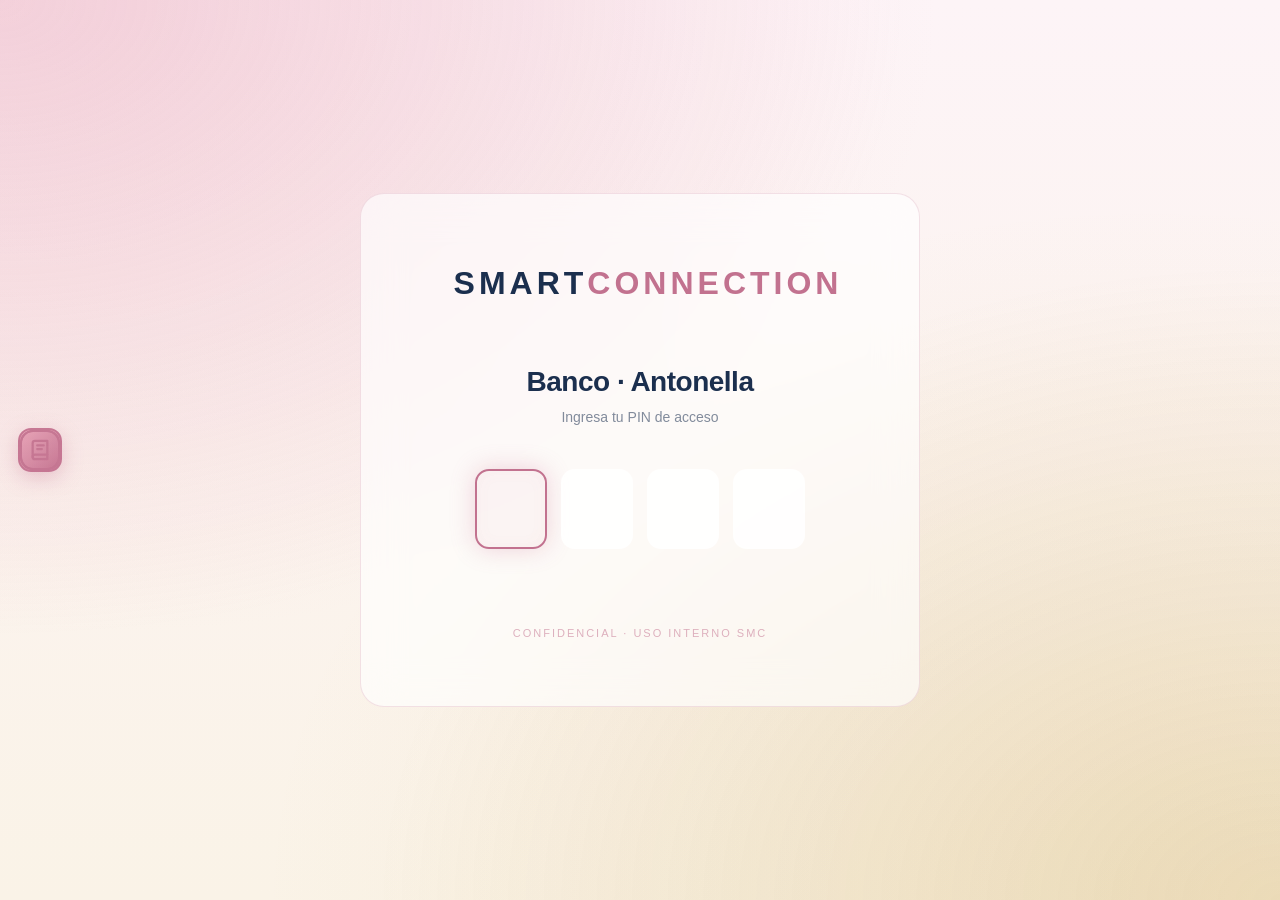
<file: 10-cuadro-inversiones.html>
<!DOCTYPE html>
<html lang="es">
<head><meta charset="UTF-8"><title>10 · Cuadro Inversiones · Activos + capital de trabajo · Marketplace SMC</title>
<link rel="stylesheet" href="_styles.css">
<link rel="stylesheet" href="_motion.css">
<link rel="stylesheet" href="_table-motion.css">
<link rel="stylesheet" href="_diagram-kit.css">
</head>
<body>
<nav class="doc-nav"><a href="09-cuadro-age.html">◂ doc anterior</a><span class="nav-center">DOC 10 · POSTULACIÓN SERCOTEC</span><a href="11-simulador.html">doc siguiente ▸</a></nav>
<div class="doc">
<section class="cover">
  <div class="cover-header"><div class="cover-brand">SMART CONNECTION</div><div>Banco · Postulación Sercotec</div></div>
  <div class="cover-center">
    <div class="cover-doc-num">Documento 10 · Postulación Sercotec</div>
    <h1 class="cover-title">Cuadro Inversiones · Activos + capital de trabajo</h1>
    <p class="cover-subtitle">Distribución del presupuesto de $3.000.000 subsidio en equipamiento, intangibles, habilitación local y capital de trabajo.</p>
    <div class="cover-meta">
      <div class="cover-meta-item"><div class="cover-meta-label">Versión</div><div class="cover-meta-value">1.0</div></div>
      <div class="cover-meta-item"><div class="cover-meta-label">Fecha</div><div class="cover-meta-value">2026-05-26</div></div>
      <div class="cover-meta-item"><div class="cover-meta-label">Autor</div><div class="cover-meta-value">SMC + cotizaciones referenciales rubro estética Chile 2026</div></div>
      <div class="cover-meta-item"><div class="cover-meta-label">Status</div><div class="cover-meta-value">🟡 Editar con cotizaciones reales antes de postular</div></div>
    </div>
  </div>
  <div class="cover-footer"><div>Smart Connection SpA · Rut 76.811.863-9</div><div>Confidencial</div></div>
</section>

<section class="page toc">
  <div class="toc-title">Tabla de contenidos</div>
  <h1>Índice</h1>
  <ol><li><a href="#10-cuadro-inversiones-3-000-000-subsidio-sercotec">10 · Cuadro Inversiones · $3.000.000 subsidio Sercotec</a><span class="toc-pg">03</span></li></ol>
</section>

<section class="page" id="10-cuadro-inversiones-3-000-000-subsidio-sercotec">
  <h2><span class="h2-num">10</span>Cuadro Inversiones · $3.000.000 subsidio Sercotec</h2>
  <p>Formato oficial · cuatro sub-ítems del bloque Inversiones. Subsidio máximo: $3.000.000. Aporte propio mínimo: 3 % = $90.000. Total proyecto: $3.090.000.</p>
<h3>Cuadro Inversiones detallado</h3>
<table>
<thead><tr>
<th>Ítem</th>
<th>Sub-ítem</th>
<th>Detalle</th>
<th>Subsidio Sercotec</th>
<th>Aporte empresarial</th>
<th>Total ítem</th>
</tr></thead>
<tbody>
<tr>
<td>Inversiones</td>
<td>Activos Fijos</td>
<td>Camilla profesional eléctrica · autoclave esterilizador clase B · aparato radiofrecuencia + cavitación · aparato maderoterapia profesional · set facial profesional · vaporizador · lupa con luz · racks y vitrina · sillón espera · mobiliario recepción</td>
<td>$1.400.000</td>
<td>$42.000</td>
<td>$1.442.000</td>
</tr>
<tr>
<td></td>
<td>Activos Intangibles</td>
<td>Dominio + hosting · plataforma agenda Fresha Pro / Agendapro · ecommerce Shopify primer año · diseño completo sitio web · setup pasarela pago Webpay y MercadoPago · sistema POS · registro marca INAPI clase 44 (servicios estéticos)</td>
<td>$640.000</td>
<td>$19.200</td>
<td>$659.200</td>
</tr>
<tr>
<td></td>
<td>Habilitación de Infraestructura</td>
<td>Pintura y revestimientos local · iluminación LED retail · vinilo decorativo · división cabina con cortina · estantería esterilización · espejos cabina · lavacabeza profesional · adecuación red eléctrica para equipos de alto consumo · accesibilidad</td>
<td>$600.000</td>
<td>$18.000</td>
<td>$618.000</td>
</tr>
<tr>
<td></td>
<td>Capital Trabajo · Mat. Primas</td>
<td>Stock primer mes productos profesionales (cremas · sérums · esmaltes · ceras · ampollas) + insumos descartables (guantes · mascarillas · gasas · cintas) + packaging de tienda (bolsas · cajas marcadas · tarjetas) + stock inicial reventa (12 SKU base)</td>
<td>$360.000</td>
<td>$10.800</td>
<td>$370.800</td>
</tr>
<tr>
<td><strong>TOTAL INVERSIONES</strong></td>
<td></td>
<td></td>
<td><strong>$3.000.000</strong></td>
<td><strong>$90.000</strong></td>
<td><strong>$3.090.000</strong></td>
</tr>
</tbody></table>
<h3>Detalle de Activos Fijos · $1.400.000</h3>
<table>
<thead><tr>
<th>Equipo</th>
<th>Precio referencial</th>
<th>Proveedor sugerido</th>
</tr></thead>
<tbody>
<tr>
<td>Camilla eléctrica 3 motores</td>
<td>$380.000</td>
<td>Estetic Pro Chile / Aliexpress Pro</td>
</tr>
<tr>
<td>Autoclave clase B 18 L</td>
<td>$280.000</td>
<td>Casa Royal · MasterSter</td>
</tr>
<tr>
<td>Radiofrecuencia + cavitación combo</td>
<td>$290.000</td>
<td>Cosmedical · Sorbet Pro</td>
</tr>
<tr>
<td>Maderoterapia kit profesional 6 pcs</td>
<td>$90.000</td>
<td>Importadora local · marketplace</td>
</tr>
<tr>
<td>Set facial profesional (espátula · aspirador · lupa)</td>
<td>$150.000</td>
<td>Cosmedical</td>
</tr>
<tr>
<td>Mobiliario completo (recepción · vitrina · racks · sillón)</td>
<td>$210.000</td>
<td>Sodimac / Easy + adaptación local</td>
</tr>
</tbody></table>
<div class="box box-info"><div class="box-title">💡 Si las cotizaciones suman más</div><p>Los precios de mercado fluctúan. Si al cotizar real el subtotal sube · Antonella puede <strong>rebalancear desde Capital Trabajo</strong> (que tiene holgura) o <strong>complementar con SENCE Año 1</strong> (bono adicional). El cuadro debe sumar exacto $3.000.000 subsidio · ese es el tope rígido.</p></div>
<h3>Detalle de Activos Intangibles · $640.000</h3>
<table>
<thead><tr>
<th>Concepto</th>
<th>Precio</th>
<th>Notas</th>
</tr></thead>
<tbody>
<tr>
<td>Dominio <code>centroantonella.cl</code> 3 años</td>
<td>$30.000</td>
<td>NIC Chile · barato y duradero</td>
</tr>
<tr>
<td>Hosting AWS Amplify Año 1</td>
<td>$0</td>
<td>Aporte SMC sin costo</td>
</tr>
<tr>
<td>Plataforma Fresha Pro (12 meses)</td>
<td>$180.000</td>
<td>Si supera tier gratuito</td>
</tr>
<tr>
<td>Diseño completo sitio web + ecommerce</td>
<td>$250.000</td>
<td>Aprovechar @smc/ui SMC</td>
</tr>
<tr>
<td>Setup Webpay + MercadoPago + Khipu</td>
<td>$80.000</td>
<td>Integración pasarela</td>
</tr>
<tr>
<td>Sistema POS (terminal punto venta)</td>
<td>$50.000</td>
<td>Tablet + lector tarjeta básico</td>
</tr>
<tr>
<td>Registro INAPI marca clase 44</td>
<td>$50.000</td>
<td>Costo gestión + tasa</td>
</tr>
</tbody></table>
<h3>Detalle Habilitación · $600.000</h3>
<table>
<thead><tr>
<th>Concepto</th>
<th>Precio</th>
</tr></thead>
<tbody>
<tr>
<td>Pintura y revestimiento (40 m²)</td>
<td>$180.000</td>
</tr>
<tr>
<td>Iluminación LED retail (12 puntos)</td>
<td>$120.000</td>
</tr>
<tr>
<td>Vinilo decorativo + branding interior</td>
<td>$60.000</td>
</tr>
<tr>
<td>Cortinas separación cabina</td>
<td>$50.000</td>
</tr>
<tr>
<td>Lavacabeza profesional fijo</td>
<td>$90.000</td>
</tr>
<tr>
<td>Estanterías esterilización + espejos</td>
<td>$60.000</td>
</tr>
<tr>
<td>Adecuación red eléctrica para equipos alto consumo</td>
<td>$40.000</td>
</tr>
</tbody></table>
<h3>Detalle Capital de Trabajo · $360.000</h3>
<table>
<thead><tr>
<th>Concepto</th>
<th>$</th>
</tr></thead>
<tbody>
<tr>
<td>Stock cosméticos profesionales primer mes</td>
<td>$180.000</td>
</tr>
<tr>
<td>Insumos descartables primer mes</td>
<td>$80.000</td>
</tr>
<tr>
<td>Stock reventa inicial (12 SKU)</td>
<td>$80.000</td>
</tr>
<tr>
<td>Packaging tienda (bolsas · cajas · tarjetas)</td>
<td>$20.000</td>
</tr>
</tbody></table>
<h3>Cofinanciamiento $90.000 · de dónde sale</h3>
<table>
<thead><tr>
<th>Origen aporte propio</th>
<th>$</th>
</tr></thead>
<tbody>
<tr>
<td>Ahorros Antonella</td>
<td>$60.000</td>
</tr>
<tr>
<td>Aporte familia (préstamo informal SMC sin interés)</td>
<td>$30.000</td>
</tr>
</tbody></table>
<div class="box box-warning"><div class="box-title">⚠️ Trampa común</div><p>El "aporte propio" debe estar <strong>disponible en cuenta</strong> al momento de adjudicación. No vale "lo conseguiré cuando me aprueben". Tener los $105.000 ($90 K Inversiones + $15 K AGE) líquidos en cuenta bancaria de Antonella · respaldo con cartola.</p></div>
<h3>Cofinanciamiento informal · Smart Connection</h3>
<p>Adicional al cofinanciamiento Sercotec · Smart Connection aporta <strong>sin contraparte monetaria</strong> durante Año 1:</p>
<ul>
<li>Hosting AWS Amplify + dominio</li>
<li>Diseño web + ecommerce (aprovechando @smc/ui)</li>
<li>Soporte técnico continuo</li>
<li>Acceso al banco de diseño SMC para inspiración</li>
</ul>
<p><strong>Valor referencial de mercado</strong> del aporte SMC: ~$1.500.000 que no se contabilizan en el formulario Sercotec (porque no son egreso) pero <strong>sí se mencionan en Ámbito 9 · Alianzas</strong> como aporte aliado tecnológico.</p>
<p>Edición rápida de los montos: <a href="11-simulador.html">doc 11 · Simulador</a>.</p>
  <div class="page-footer"><span>Banco SMC · Postulación Sercotec</span><span>03</span></div>
</section>

</div>
<nav class="doc-nav"><a href="09-cuadro-age.html">◂ doc anterior</a><span class="nav-center">FIN DOC 10</span><a href="11-simulador.html">doc siguiente ▸</a></nav>
<script src="auth.js"></script>
<script src="nav.js"></script>
<script src="_diagram-kit.js"></script>
<script>if (window.SMCDiagram && SMCDiagram.boot) SMCDiagram.boot();</script>
<script src="_motion.js"></script>
<script src="_table-motion.js"></script>
<script src="_vars.js"></script>
<script src="_sim-drawer.js"></script>
</body>
</html>
</file>
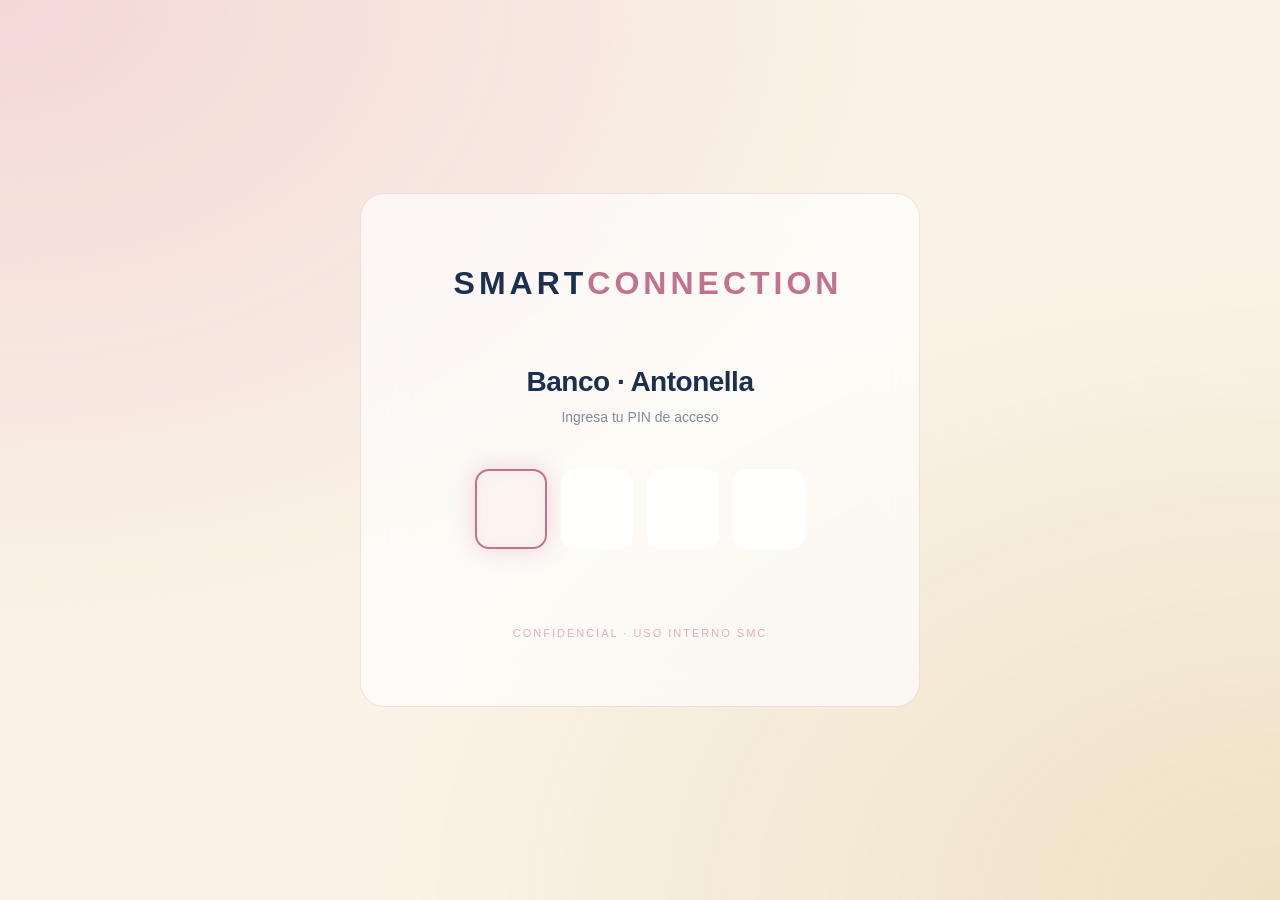
<file: 11-simulador.html>
<!DOCTYPE html>
<html lang="es">
<head>
<meta charset="UTF-8">
<meta name="viewport" content="width=device-width, initial-scale=1.0">
<title>Simulador · Banco Antonella</title>
<link rel="stylesheet" href="_styles.css">
<link rel="stylesheet" href="_motion.css">
<link rel="stylesheet" href="_diagram-kit.css">
<style>
  body { background: var(--cream, #FAF3E7, #faf8f3); font-family: var(--font, -apple-system,BlinkMacSystemFont,'SF Pro Display',sans-serif); margin: 0; }
  .sim-wrap { max-width: 1200px; margin: 0 auto; padding: 40px 24px 80px; }
  .sim-hero { text-align: center; padding: 40px 0 50px; }
  .sim-hero h1 { font-size: 48px; font-weight: 800; letter-spacing: -.03em; color: var(--rose-deep); margin: 0 0 12px; }
  .sim-hero h1 em { color: var(--gold); font-style: normal; }
  .sim-hero p { font-size: 15px; color: var(--ink-500, #6e6e73); max-width: 640px; margin: 0 auto; line-height: 1.6; }
  .sim-tabs { display: flex; gap: 6px; justify-content: center; margin: 30px 0; flex-wrap: wrap; }
  .sim-tab { appearance: none; border: 1.5px solid rgba(232, 165, 184, 0.30); background: #fff; padding: 10px 20px; border-radius: 99px; cursor: pointer; font: 700 12px var(--font); letter-spacing: .04em; color: var(--ink-500, #6e6e73); transition: all .25s; }
  .sim-tab:hover { color: var(--navy, #1B2F4E); border-color: var(--rose-deep, #C2728F); }
  .sim-tab.active { background: var(--rose-deep); color: #fff; border-color: var(--navy, #1B2F4E); }
  .panel { display: none; animation: fadeIn .4s ease-out; }
  .panel.active { display: block; }
  @keyframes fadeIn { from { opacity: 0; transform: translateY(8px); } to { opacity: 1; transform: none; } }
  .grid { display: grid; grid-template-columns: 1fr 1fr; gap: 24px; margin-top: 20px; }
  @media (max-width: 900px) { .grid { grid-template-columns: 1fr; } }
  .card { background: #fff; border: 1px solid rgba(232, 165, 184, 0.25); border-radius: 16px; padding: 24px; box-shadow: 0 2px 12px rgba(0,0,0,.04); }
  .card h3 { font-size: 16px; font-weight: 800; color: var(--navy, #1B2F4E); margin: 0 0 16px; letter-spacing: -.012em; display: flex; align-items: center; gap: 8px; }
  .card h3 .badge { font-size: 9px; letter-spacing: .12em; text-transform: uppercase; padding: 3px 8px; border-radius: 99px; background: rgba(196,154,58,.12); color: var(--rose-deep, #C2728F); }
  .input-row { display: flex; align-items: center; gap: 12px; padding: 10px 0; border-bottom: 1px solid rgba(232, 165, 184, 0.15); }
  .input-row:last-child { border-bottom: none; }
  .input-row label { flex: 1; font-size: 13px; color: var(--navy, #1B2F4E, #1d1d1f); line-height: 1.3; }
  .input-row label small { display: block; font-size: 10px; color: var(--ink-500, #6e6e73); margin-top: 2px; letter-spacing: .04em; text-transform: uppercase; }
  .input-row .currency-prefix { color: var(--ink-500, #6e6e73); font-size: 12px; font-weight: 600; }
  .input-row input[type="number"] { width: 110px; padding: 8px 10px; border: 1.5px solid rgba(232, 165, 184, 0.25); border-radius: 8px; font: 700 13px var(--font); color: var(--navy, #1B2F4E); text-align: right; -moz-appearance: textfield; }
  .input-row input::-webkit-outer-spin-button, .input-row input::-webkit-inner-spin-button { -webkit-appearance: none; margin: 0; }
  .input-row input:focus { outline: none; border-color: var(--rose-deep, #C2728F); box-shadow: 0 0 0 3px rgba(196,154,58,.15); }
  .input-row .chip { font: 700 10px var(--font); padding: 3px 8px; border-radius: 99px; background: var(--rose-soft, #F9E5EC); color: var(--navy, #1B2F4E); letter-spacing: .04em; }
  .totals { background: linear-gradient(135deg, var(--rose-deep), #2a3f5f); color: #fff; border-radius: 16px; padding: 24px; margin-top: 24px; }
  .totals h3 { color: #fff; margin: 0 0 16px; font-size: 15px; letter-spacing: .04em; text-transform: uppercase; }
  .total-row { display: flex; justify-content: space-between; align-items: baseline; padding: 8px 0; border-bottom: 1px solid rgba(255,255,255,.1); font-size: 13px; }
  .total-row:last-child { border-bottom: none; }
  .total-row .label { color: rgba(255,255,255,.7); }
  .total-row .value { font: 800 16px var(--font); color: var(--gold, #C49A3A); }
  .total-row.big { padding: 14px 0 4px; border-top: 2px solid rgba(196,154,58,.4); margin-top: 6px; }
  .total-row.big .label { color: #fff; font-weight: 700; }
  .total-row.big .value { font-size: 26px; }
  .alert { padding: 12px 16px; border-radius: 10px; font-size: 13px; line-height: 1.5; margin-top: 12px; }
  .alert.ok { background: #d4ebe0; color: #1f5c3a; border-left: 3px solid #6B9B7A; }
  .alert.warn { background: #fff4d6; color: #7a5a18; border-left: 3px solid #C49A3A; }
  .alert.err { background: #ffe8e5; color: #8a2818; border-left: 3px solid #D04A3A; }
  .reset-btn { margin-top: 20px; appearance: none; border: 1.5px solid rgba(232, 165, 184, 0.25); background: #fff; padding: 10px 18px; border-radius: 8px; cursor: pointer; font: 700 12px var(--font); color: var(--ink-500, #6e6e73); letter-spacing: .04em; }
  .reset-btn:hover { color: var(--navy, #1B2F4E); border-color: var(--navy, #1B2F4E); }
  .nav-back { position: fixed; top: 20px; left: 20px; z-index: 100; padding: 8px 16px; background: rgba(27,47,78,.95); color: #fff; text-decoration: none; border-radius: 99px; font: 700 11px var(--font); letter-spacing: .08em; backdrop-filter: blur(10px); transition: all .25s; }
  .nav-back:hover { background: var(--rose-deep, #C2728F); color: var(--navy, #1B2F4E); transform: translateX(-3px); }
  .legend-cards { display: grid; grid-template-columns: repeat(auto-fit, minmax(180px, 1fr)); gap: 12px; margin-top: 24px; }
  .legend-card { background: #fff; border: 1px solid rgba(232, 165, 184, 0.25); border-radius: 12px; padding: 14px 16px; cursor: pointer; transition: all .25s; }
  .legend-card.checked { background: rgba(122,210,124,.08); border-color: #7AD27C; box-shadow: 0 4px 12px rgba(122,210,124,.18); }
  .legend-card h4 { margin: 0 0 4px; font-size: 13px; font-weight: 800; color: var(--navy, #1B2F4E); display: flex; align-items: center; gap: 6px; }
  .legend-card p { margin: 0; font-size: 11px; color: var(--ink-500, #6e6e73); line-height: 1.4; }
  .legend-card .amount { font: 800 14px var(--font); color: var(--rose-deep, #C2728F); margin-top: 6px; }
  .stack-summary { padding: 18px; background: var(--rose-soft, #F9E5EC); border-radius: 12px; border: 1px solid rgba(232, 165, 184, 0.25); }
  .stack-summary .stack-total { font: 800 36px var(--font); color: var(--navy, #1B2F4E); letter-spacing: -.02em; }
  .stack-summary .stack-label { font: 700 10px var(--font); letter-spacing: .12em; color: var(--ink-500, #6e6e73); text-transform: uppercase; }
  canvas { max-width: 100%; height: 280px; }
  table.proj { width: 100%; border-collapse: collapse; font-size: 12px; margin-top: 14px; }
  table.proj th { padding: 8px; text-align: right; border-bottom: 2px solid var(--rose-deep, #C2728F); background: var(--rose-soft, #F9E5EC); font: 700 10px var(--font); letter-spacing: .06em; text-transform: uppercase; color: var(--navy, #1B2F4E); }
  table.proj td { padding: 8px; text-align: right; border-bottom: 1px solid rgba(232, 165, 184, 0.20); }
  table.proj td:first-child, table.proj th:first-child { text-align: left; font-weight: 700; color: var(--navy, #1B2F4E); }
  table.proj td.positive { color: #2f7a3f; font-weight: 700; }
  table.proj td.negative { color: #a02a1a; }
</style>
</head>
<body>

<a href="index.html" class="nav-back">← Banco</a>

<div id="sim-save-bar" style="position:fixed;bottom:24px;left:50%;transform:translateX(-50%);z-index:9999;display:flex;gap:8px;padding:8px 12px;background:rgba(27,47,78,.92);backdrop-filter:blur(12px);border-radius:99px;box-shadow:0 10px 40px rgba(0,0,0,.30),0 0 0 1px rgba(196,154,58,.25);">
  <button id="sim-save-main" style="appearance:none;border:1px solid #C2728F;background:linear-gradient(135deg,#C2728F,#8E5870);color:#fff;padding:10px 22px;border-radius:99px;font:800 12px var(--font);letter-spacing:.06em;text-transform:uppercase;cursor:pointer;box-shadow:0 4px 14px rgba(194,114,143,.30);">💾 Guardar cambios</button>
  <span id="sim-save-status" style="margin-left:6px;align-self:center;font:600 10px var(--font);color:rgba(255,255,255,.6);letter-spacing:.04em;"></span>
</div>
<script>
(function(){
  const KEY = 'banco-antonella-sim-v1';
  function show(msg){
    const t=document.createElement('div');t.textContent=msg;
    t.style.cssText='position:fixed;top:80px;left:50%;transform:translateX(-50%);z-index:99999;padding:10px 20px;background:#C49A3A;color:#1B2F4E;border-radius:99px;font:700 12px var(--font);box-shadow:0 8px 24px rgba(0,0,0,.25);';
    document.body.appendChild(t);setTimeout(()=>t.remove(),2400);
  }
  function getState(){ try{ return JSON.parse(localStorage.getItem(KEY)||'{}'); }catch(e){ return {}; } }
  function ready(fn){ if(document.readyState!='loading') fn(); else document.addEventListener('DOMContentLoaded',fn); }
  function updateStatus(){
    const last=localStorage.getItem(KEY+':lastSave');
    const el=document.getElementById('sim-save-status');
    if(!el) return;
    if(last){
      const ago=Math.round((Date.now()-+last)/1000);
      const when=ago<60?`hace ${ago}s`:ago<3600?`hace ${Math.round(ago/60)} min`:new Date(+last).toLocaleString('es-CL');
      el.textContent=`✓ Guardado ${when}`;
    }else{
      el.textContent='';
    }
  }
  const BLOB_API='https://jsonblob.com/api/jsonBlob';
  async function loadFromURL(){
    const id=new URLSearchParams(location.search).get('id');
    if(!id) return;
    try{
      const r=await fetch(BLOB_API+'/'+id,{headers:{'Accept':'application/json'}});
      if(!r.ok) return;
      const d=await r.json();
      if(d&&d.simulator){
        localStorage.setItem(KEY,JSON.stringify(d.simulator));
        localStorage.setItem(KEY+':blobId',id);
        localStorage.setItem(KEY+':lastSave',String(Date.now()));
        show('☁️ Cargado desde la nube');
        setTimeout(()=>location.reload(),800);
      }
    }catch(e){console.warn(e);}
  }
  loadFromURL();
  async function saveCloud(){
    const btn=document.getElementById('sim-save-main');
    const orig=btn.textContent;btn.textContent='☁️ Guardando...';btn.disabled=true;
    const state=JSON.parse(localStorage.getItem(KEY)||'{}');
    const id=localStorage.getItem(KEY+':blobId');
    const payload={banco:'antonella',updatedAt:new Date().toISOString(),simulator:state};
    try{
      let bid=id;
      if(bid){
        const r=await fetch(BLOB_API+'/'+bid,{method:'PUT',headers:{'Content-Type':'application/json','Accept':'application/json'},body:JSON.stringify(payload)});
        if(!r.ok) throw new Error('PUT '+r.status);
      }else{
        const r=await fetch(BLOB_API,{method:'POST',headers:{'Content-Type':'application/json','Accept':'application/json'},body:JSON.stringify(payload)});
        if(!r.ok) throw new Error('POST '+r.status);
        bid=(r.headers.get('Location')||'').split('/').pop();
        if(!bid) throw new Error('Sin ID');
        localStorage.setItem(KEY+':blobId',bid);
      }
      localStorage.setItem(KEY+':lastSave',String(Date.now()));
      updateStatus();
      const link=window.location.origin+window.location.pathname.replace('11-simulador.html','')+'index.html?id='+bid;
      showSaveModal(link);
    }catch(e){
      console.error(e);
      localStorage.setItem(KEY+':lastSave',String(Date.now()));
      updateStatus();
      show('⚠️ Guardado solo en este navegador');
    }
    btn.textContent=orig;btn.disabled=false;
  }
  function showSaveModal(link){
    const m=document.createElement('div');
    m.style.cssText='position:fixed;inset:0;z-index:100000;background:rgba(15,31,56,.75);backdrop-filter:blur(8px);display:flex;align-items:center;justify-content:center;';
    m.innerHTML=`<div style="max-width:520px;width:90%;background:linear-gradient(180deg,#14253E 0%,#0F1F38 100%);border-radius:18px;padding:30px 32px;box-shadow:0 25px 80px rgba(0,0,0,.5);color:#fff;"><div style="font:700 11px var(--font);letter-spacing:.16em;color:#7AD27C;text-transform:uppercase;margin-bottom:8px;">✓ Guardado en la nube</div><h3 style="font:800 22px var(--font);margin:0 0 8px;color:#fff;">Tus números están seguros</h3><p style="font:400 13px var(--font);color:rgba(255,255,255,.7);margin:0 0 18px;line-height:1.5;">Copia este link y pegalo en tus notas o WhatsApp. Al abrirlo desde cualquier dispositivo vas a ver tus números como los dejaste.</p><div style="display:flex;gap:6px;background:rgba(0,0,0,.35);border:1px solid rgba(196,154,58,.30);border-radius:10px;padding:10px 14px;margin-bottom:16px;align-items:center;"><input id="lm-i" value="${link}" readonly style="flex:1;background:transparent;border:0;color:#F0CB6E;font:600 12px 'JetBrains Mono',monospace;outline:none;" /><button id="lm-c" style="appearance:none;border:1px solid rgba(196,154,58,.45);background:rgba(196,154,58,.20);color:#F0CB6E;padding:6px 12px;border-radius:8px;font:700 10px var(--font);letter-spacing:.06em;text-transform:uppercase;cursor:pointer;">Copiar</button></div><div style="display:flex;gap:8px;justify-content:flex-end;"><button id="lm-x" style="appearance:none;border:1px solid rgba(255,255,255,.15);background:transparent;color:#fff;padding:9px 18px;border-radius:8px;font:700 11px var(--font);letter-spacing:.06em;text-transform:uppercase;cursor:pointer;">Cerrar</button></div></div>`;
    document.body.appendChild(m);
    m.querySelector('#lm-c').onclick=()=>{m.querySelector('#lm-i').select();navigator.clipboard.writeText(link).then(()=>{m.querySelector('#lm-c').textContent='✓ Copiado';setTimeout(()=>m.remove(),1000);});};
    m.querySelector('#lm-x').onclick=()=>m.remove();
    m.addEventListener('click',(e)=>{if(e.target===m) m.remove();});
  }
  ready(()=>{
    updateStatus();
    setInterval(updateStatus,30000);
    document.getElementById('sim-save-main').onclick=saveCloud;
  });
})();
</script>

<style>
@media print {
  body { background: white !important; }
  .nav-back, #sim-save-bar, #sim-trigger, #smc-nav-toggle, .anto-petals, .anto-sparkles { display: none !important; }
  .sim-tabs button:not(.active) { display: none !important; }
  .panel { display: block !important; page-break-inside: avoid; }
  .sim-wrap { max-width: 100% !important; padding: 20px !important; }
  .totals { color: #1B2F4E !important; background: #f5edd8 !important; }
  .totals * { color: #1B2F4E !important; }
}
</style>

<div class="sim-wrap">

  <div class="sim-hero">
    <div style="font: 700 11px var(--font); letter-spacing: .18em; color: var(--rose-deep, #C2728F); text-transform: uppercase; margin-bottom: 10px;">Doc 11 · Editable</div>
    <h1>Simulador <em>Antonella</em></h1>
    <p>Mové los números reales del proyecto y mirá cómo cambia el subsidio total, la facturación esperada y la utilidad mes a mes. Todos los cambios son locales en tu navegador · podés cerrar y volver a abrir sin perder lo editado.</p>
  </div>

  <div class="sim-tabs">
    <button class="sim-tab active" data-tab="presupuesto">💰 Presupuesto Sercotec</button>
    <button class="sim-tab" data-tab="servicios">💅 Servicios y precios</button>
    <button class="sim-tab" data-tab="stack">🎯 Stack de fondos</button>
    <button class="sim-tab" data-tab="proyeccion">📈 Proyección 12 meses</button>
  </div>

  <!-- TAB 1 · Presupuesto Sercotec -->
  <div class="panel active" id="panel-presupuesto">
    <div class="grid">
      <div class="card">
        <h3>Cuadro AGE <span class="badge">$500K subsidio</span></h3>
        <div class="input-row">
          <label>Asistencia técnica y asesoría<small>Branding + SII + DS19</small></label>
          <span class="currency-prefix">$</span>
          <input type="number" data-cat="age" data-key="asesoria" value="150000" step="10000">
        </div>
        <div class="input-row">
          <label>Capacitación<small>Cosmetología + e-commerce</small></label>
          <span class="currency-prefix">$</span>
          <input type="number" data-cat="age" data-key="capacitacion" value="150000" step="10000">
        </div>
        <div class="input-row">
          <label>Marketing y difusión<small>Fotos + branding + ads</small></label>
          <span class="currency-prefix">$</span>
          <input type="number" data-cat="age" data-key="marketing" value="200000" step="10000">
        </div>
      </div>

      <div class="card">
        <h3>Cuadro Inversiones <span class="badge">$3M subsidio</span></h3>
        <div class="input-row">
          <label>Activos fijos<small>Camilla · autoclave · equipos</small></label>
          <span class="currency-prefix">$</span>
          <input type="number" data-cat="inv" data-key="fijos" value="1400000" step="50000">
        </div>
        <div class="input-row">
          <label>Activos intangibles<small>Sitio · agenda · pasarela</small></label>
          <span class="currency-prefix">$</span>
          <input type="number" data-cat="inv" data-key="intangibles" value="640000" step="20000">
        </div>
        <div class="input-row">
          <label>Habilitación local<small>Pintura · iluminación · ventilación</small></label>
          <span class="currency-prefix">$</span>
          <input type="number" data-cat="inv" data-key="habilitacion" value="600000" step="20000">
        </div>
        <div class="input-row">
          <label>Capital de trabajo<small>Stock primer mes + insumos</small></label>
          <span class="currency-prefix">$</span>
          <input type="number" data-cat="inv" data-key="capital" value="360000" step="20000">
        </div>
      </div>
    </div>

    <div class="totals">
      <h3>Resumen presupuesto</h3>
      <div class="total-row"><span class="label">Subtotal AGE</span><span class="value" id="sum-age">$500.000</span></div>
      <div class="total-row"><span class="label">Subtotal Inversiones</span><span class="value" id="sum-inv">$3.000.000</span></div>
      <div class="total-row"><span class="label">Aporte propio (3 %)</span><span class="value" id="sum-aporte">$105.000</span></div>
      <div class="total-row big"><span class="label">Total proyecto</span><span class="value" id="sum-total">$3.605.000</span></div>
    </div>

    <div id="alert-pres" class="alert ok">✅ Plan dentro de tope Sercotec · listo para postular.</div>
    <button class="reset-btn" data-reset="presupuesto">↺ Restaurar valores por defecto</button>
  </div>

  <!-- TAB 2 · Servicios y precios -->
  <div class="panel" id="panel-servicios">
    <div class="card" style="margin-top: 0;">
      <h3>Precios y volumen mensual <span class="badge">Editar</span></h3>
      <div id="serv-rows"></div>
    </div>

    <div class="totals">
      <h3>Facturación proyectada</h3>
      <div class="total-row"><span class="label">Total visitas / mes</span><span class="value" id="serv-visitas">204</span></div>
      <div class="total-row"><span class="label">Total clientas únicas estimadas</span><span class="value" id="serv-clientas">~140</span></div>
      <div class="total-row"><span class="label">Ticket promedio</span><span class="value" id="serv-ticket">$27.500</span></div>
      <div class="total-row big"><span class="label">Facturación mensual</span><span class="value" id="serv-total">$5.600.000</span></div>
    </div>
    <button class="reset-btn" data-reset="servicios">↺ Restaurar valores por defecto</button>
  </div>

  <!-- TAB 3 · Stack de fondos -->
  <div class="panel" id="panel-stack">
    <p style="text-align: center; color: var(--ink-500, #6e6e73); margin: 0 auto 24px; max-width: 600px;">Marcá los fondos que Antonella va a postular. El total ignora deuda BancoEstado (porque es préstamo, no subsidio).</p>

    <div class="legend-cards" id="stack-grid"></div>

    <div class="stack-summary" style="margin-top: 30px; text-align: center;">
      <div class="stack-label">Stack potencial total no reembolsable</div>
      <div class="stack-total" id="stack-total">$0</div>
      <div style="font-size: 12px; color: var(--ink-500, #6e6e73); margin-top: 8px;" id="stack-detalle">Marcá los fondos que vas a postular</div>
    </div>
  </div>

  <!-- TAB 4 · Proyección 12 meses -->
  <div class="panel" id="panel-proyeccion">
    <div class="grid">
      <div class="card">
        <h3>Parámetros mensuales <span class="badge">Editar</span></h3>
        <div class="input-row">
          <label>Facturación inicio (mes 1)<small>Ramp-up esperado</small></label>
          <span class="currency-prefix">$</span>
          <input type="number" data-cat="proj" data-key="fact_inicial" value="1800000" step="100000">
        </div>
        <div class="input-row">
          <label>Facturación régimen (mes 6+)<small>Meta estable</small></label>
          <span class="currency-prefix">$</span>
          <input type="number" data-cat="proj" data-key="fact_regimen" value="5600000" step="100000">
        </div>
        <div class="input-row">
          <label>% costos variables<small>Sobre facturación</small></label>
          <span class="currency-prefix" style="visibility:hidden">$</span>
          <input type="number" data-cat="proj" data-key="pct_var" value="28" step="1">
        </div>
        <div class="input-row">
          <label>Costos fijos mensuales<small>Arriendo + sueldos + marketing</small></label>
          <span class="currency-prefix">$</span>
          <input type="number" data-cat="proj" data-key="fijos" value="1490000" step="50000">
        </div>
        <div class="input-row">
          <label>Capital inicial (subsidio)<small>Sercotec + ahorro</small></label>
          <span class="currency-prefix">$</span>
          <input type="number" data-cat="proj" data-key="capital_inicial" value="3500000" step="100000">
        </div>
      </div>

      <div class="card">
        <h3>Gráfico ingresos vs utilidad acumulada</h3>
        <canvas id="chart-proj"></canvas>
      </div>
    </div>

    <div class="card" style="margin-top: 20px;">
      <h3>Tabla proyección mes a mes</h3>
      <table class="proj">
        <thead>
          <tr>
            <th>Mes</th>
            <th>Facturación</th>
            <th>Var (–)</th>
            <th>Fijos (–)</th>
            <th>Utilidad</th>
            <th>Caja acum.</th>
          </tr>
        </thead>
        <tbody id="proj-tbody"></tbody>
      </table>
    </div>

    <div class="totals">
      <h3>Resumen Año 1</h3>
      <div class="total-row"><span class="label">Facturación total año</span><span class="value" id="proj-fact">$0</span></div>
      <div class="total-row"><span class="label">Utilidad operacional total</span><span class="value" id="proj-util">$0</span></div>
      <div class="total-row big"><span class="label">Caja proyectada al mes 12</span><span class="value" id="proj-caja">$0</span></div>
    </div>
    <button class="reset-btn" data-reset="proyeccion">↺ Restaurar valores por defecto</button>
  </div>

</div>

<script>
const SERVICIOS = [
  { id: 's1',  nombre: 'Limpieza facial profunda',         precio: 35000,  vol: 30 },
  { id: 's2',  nombre: 'Limpieza facial premium RF',        precio: 55000,  vol: 12 },
  { id: 's3',  nombre: 'Manicure tradicional',              precio: 12000,  vol: 25 },
  { id: 's4',  nombre: 'Manicure semipermanente',           precio: 25000,  vol: 18 },
  { id: 's5',  nombre: 'Pedicure spa',                       precio: 18000,  vol: 15 },
  { id: 's6',  nombre: 'Depilación cera (zonas)',           precio: 15000,  vol: 30 },
  { id: 's7',  nombre: 'Lifting de pestañas',                precio: 30000,  vol: 12 },
  { id: 's8',  nombre: 'Extensión pelo a pelo',              precio: 50000,  vol: 8 },
  { id: 's9',  nombre: 'Diseño + laminado cejas',            precio: 25000,  vol: 14 },
  { id: 's10', nombre: 'Maderoterapia (sesión)',             precio: 30000,  vol: 16 },
  { id: 's11', nombre: 'Masaje descontracturante',           precio: 35000,  vol: 10 },
  { id: 's12', nombre: 'Pack novia / evento',                precio: 200000, vol: 4 },
  { id: 's13', nombre: 'Productos reventa (ticket avg)',     precio: 15000,  vol: 80 }
];

const FONDOS = [
  { id: 'abeja',   nombre: 'Capital Abeja',     monto: 3500000, tipo: 'Subsidio · no reembolsable', cuando: 'Mar 2027' },
  { id: 'semilla', nombre: 'Capital Semilla',   monto: 3500000, tipo: 'Subsidio · no reembolsable', cuando: 'Q3-Q4 2026' },
  { id: 'sence',   nombre: 'SENCE Capacitación',monto: 500000,  tipo: 'Bono reembolsable',         cuando: 'Abierto siempre' },
  { id: 'corfo',   nombre: 'CORFO Mujer',       monto: 8000000, tipo: 'Subsidio · no reembolsable', cuando: 'Q2/Q4 var' },
  { id: 'prochile',nombre: 'ProChile Mujer Exp.', monto: 5000000, tipo: 'Cofinanciamiento · año 2', cuando: 'Año 2' },
  { id: 'fosis',   nombre: 'FOSIS Yo Emprendo', monto: 1100000, tipo: 'Capital + capacitación', cuando: 'Q1 anual' }
];

const STORAGE_KEY = 'banco-antonella-sim-v1';
const fmt = (n) => '$' + Math.round(n).toLocaleString('es-CL');
const fmtShort = (n) => {
  if (n >= 1000000) return '$' + (n/1000000).toFixed(1).replace('.0','') + 'M';
  if (n >= 1000) return '$' + Math.round(n/1000) + 'K';
  return '$' + n;
};

// ─── Persistencia local ───
function loadState() {
  try { return JSON.parse(localStorage.getItem(STORAGE_KEY) || '{}'); } catch(e) { return {}; }
}
function saveState(state) {
  localStorage.setItem(STORAGE_KEY, JSON.stringify(state));
}
let state = loadState();
if (!state.stackChecked) state.stackChecked = { abeja: true, sence: true };
if (!state.serv) state.serv = SERVICIOS.reduce((a,s) => (a[s.id] = {p: s.precio, v: s.vol}, a), {});

// ─── Tabs ───
document.querySelectorAll('.sim-tab').forEach(t => {
  t.addEventListener('click', () => {
    document.querySelectorAll('.sim-tab').forEach(x => x.classList.remove('active'));
    document.querySelectorAll('.panel').forEach(x => x.classList.remove('active'));
    t.classList.add('active');
    document.getElementById('panel-' + t.dataset.tab).classList.add('active');
  });
});

// ─── TAB 1 · Presupuesto ───
function calcPresupuesto() {
  const inputs = document.querySelectorAll('#panel-presupuesto input[type="number"]');
  let age = 0, inv = 0;
  inputs.forEach(i => {
    const v = parseFloat(i.value) || 0;
    if (i.dataset.cat === 'age') age += v;
    else if (i.dataset.cat === 'inv') inv += v;
  });
  const aporte = Math.round((age + inv) * 0.03);
  const total = age + inv + aporte;
  document.getElementById('sum-age').textContent = fmt(age);
  document.getElementById('sum-inv').textContent = fmt(inv);
  document.getElementById('sum-aporte').textContent = fmt(aporte);
  document.getElementById('sum-total').textContent = fmt(total);

  const alert = document.getElementById('alert-pres');
  if (age > 1000000) { alert.className = 'alert err'; alert.innerHTML = '❌ AGE supera tope Sercotec ($1.000.000). Reducí montos.'; }
  else if (inv > 3000000) { alert.className = 'alert warn'; alert.innerHTML = '⚠️ Inversiones supera el tope sugerido $3.000.000. Considerá rebalancear.'; }
  else if (age + inv < 2000000) { alert.className = 'alert warn'; alert.innerHTML = '⚠️ Subsidio bajo · estás dejando plata sobre la mesa. Considerá subir Inversiones.'; }
  else { alert.className = 'alert ok'; alert.innerHTML = '✅ Plan dentro de tope Sercotec · listo para postular.'; }
}
document.querySelectorAll('#panel-presupuesto input').forEach(i => i.addEventListener('input', () => { calcPresupuesto(); persist(); }));

// ─── TAB 2 · Servicios ───
function renderServicios() {
  const root = document.getElementById('serv-rows');
  root.innerHTML = '';
  SERVICIOS.forEach(s => {
    const saved = state.serv[s.id] || { p: s.precio, v: s.vol };
    const row = document.createElement('div');
    row.className = 'input-row';
    row.style.gridTemplateColumns = '1fr auto auto';
    row.innerHTML = `
      <label>${s.nombre}<small>Visitas / mes × precio</small></label>
      <div style="display:flex;align-items:center;gap:6px;">
        <span class="chip">precio</span>
        <span class="currency-prefix">$</span>
        <input type="number" data-srv="${s.id}" data-field="p" value="${saved.p}" step="1000" style="width:90px">
      </div>
      <div style="display:flex;align-items:center;gap:6px;">
        <span class="chip">vol</span>
        <input type="number" data-srv="${s.id}" data-field="v" value="${saved.v}" step="1" style="width:70px">
      </div>
    `;
    root.appendChild(row);
  });
  document.querySelectorAll('#serv-rows input').forEach(i => {
    i.addEventListener('input', () => {
      const id = i.dataset.srv;
      const f = i.dataset.field;
      state.serv[id] = state.serv[id] || {};
      state.serv[id][f] = parseFloat(i.value) || 0;
      calcServicios();
      persist();
    });
  });
}
function calcServicios() {
  let visitas = 0, total = 0;
  SERVICIOS.forEach(s => {
    const saved = state.serv[s.id] || { p: s.precio, v: s.vol };
    visitas += saved.v;
    total += saved.p * saved.v;
  });
  const ticket = visitas ? total / visitas : 0;
  document.getElementById('serv-visitas').textContent = Math.round(visitas);
  document.getElementById('serv-clientas').textContent = '~' + Math.round(visitas * 0.7);
  document.getElementById('serv-ticket').textContent = fmt(Math.round(ticket));
  document.getElementById('serv-total').textContent = fmt(total);
}

// ─── TAB 3 · Stack ───
function renderStack() {
  const root = document.getElementById('stack-grid');
  root.innerHTML = '';
  FONDOS.forEach(f => {
    const checked = !!state.stackChecked[f.id];
    const card = document.createElement('div');
    card.className = 'legend-card' + (checked ? ' checked' : '');
    card.innerHTML = `
      <h4>${checked ? '✅' : '⬜'} ${f.nombre}</h4>
      <p>${f.tipo}<br><strong>${f.cuando}</strong></p>
      <div class="amount">${fmt(f.monto)}</div>
    `;
    card.addEventListener('click', () => {
      state.stackChecked[f.id] = !state.stackChecked[f.id];
      renderStack();
      persist();
    });
    root.appendChild(card);
  });
  let total = 0, count = 0;
  FONDOS.forEach(f => { if (state.stackChecked[f.id]) { total += f.monto; count++; } });
  document.getElementById('stack-total').textContent = fmt(total);
  document.getElementById('stack-detalle').textContent = count === 0 ? 'Marcá los fondos que vas a postular' : `${count} fondo${count>1?'s':''} marcado${count>1?'s':''} · ¡a postular!`;
}

// ─── TAB 4 · Proyección ───
function calcProyeccion() {
  const getV = (k) => parseFloat(document.querySelector(`#panel-proyeccion input[data-key="${k}"]`).value) || 0;
  const factIni = getV('fact_inicial');
  const factReg = getV('fact_regimen');
  const pctVar = getV('pct_var') / 100;
  const fijos = getV('fijos');
  const cap = getV('capital_inicial');

  const meses = [];
  let cajaAcum = cap;
  let factTotal = 0, utilTotal = 0;
  for (let m = 1; m <= 12; m++) {
    let fact;
    if (m === 1) fact = factIni;
    else if (m >= 6) fact = factReg;
    else fact = factIni + ((factReg - factIni) * (m - 1) / 5);
    const variables = fact * pctVar;
    const util = fact - variables - fijos;
    cajaAcum += util;
    meses.push({ m, fact, variables, fijos, util, caja: cajaAcum });
    factTotal += fact;
    utilTotal += util;
  }

  const tbody = document.getElementById('proj-tbody');
  tbody.innerHTML = meses.map(r => `
    <tr>
      <td>Mes ${r.m}</td>
      <td>${fmt(r.fact)}</td>
      <td>${fmtShort(-r.variables)}</td>
      <td>${fmtShort(-r.fijos)}</td>
      <td class="${r.util >= 0 ? 'positive' : 'negative'}">${fmt(r.util)}</td>
      <td class="${r.caja >= 0 ? 'positive' : 'negative'}">${fmt(r.caja)}</td>
    </tr>
  `).join('');

  document.getElementById('proj-fact').textContent = fmt(factTotal);
  document.getElementById('proj-util').textContent = fmt(utilTotal);
  document.getElementById('proj-caja').textContent = fmt(cajaAcum);
  drawChart(meses);
}
function drawChart(meses) {
  const c = document.getElementById('chart-proj');
  const ctx = c.getContext('2d');
  const W = c.offsetWidth * (window.devicePixelRatio || 1);
  const H = 280 * (window.devicePixelRatio || 1);
  c.width = W; c.height = H;
  ctx.scale(window.devicePixelRatio || 1, window.devicePixelRatio || 1);
  const w = c.offsetWidth, h = 280;
  ctx.clearRect(0, 0, w, h);
  const margin = { l: 50, r: 20, t: 30, b: 30 };
  const innerW = w - margin.l - margin.r;
  const innerH = h - margin.t - margin.b;
  const maxFact = Math.max(...meses.map(m => m.fact));
  const maxCaja = Math.max(...meses.map(m => Math.abs(m.caja)));
  const maxV = Math.max(maxFact, maxCaja);
  const minV = Math.min(0, ...meses.map(m => m.caja));
  const range = maxV - minV;
  const xs = meses.map((_, i) => margin.l + (i / 11) * innerW);
  const yFact = meses.map(m => margin.t + innerH - ((m.fact - minV) / range) * innerH);
  const yCaja = meses.map(m => margin.t + innerH - ((m.caja - minV) / range) * innerH);
  const y0 = margin.t + innerH - ((0 - minV) / range) * innerH;

  ctx.strokeStyle = '#e8e8ed'; ctx.lineWidth = 1;
  ctx.beginPath(); ctx.moveTo(margin.l, y0); ctx.lineTo(w - margin.r, y0); ctx.stroke();

  ctx.strokeStyle = '#C49A3A'; ctx.lineWidth = 2.5; ctx.beginPath();
  xs.forEach((x, i) => i ? ctx.lineTo(x, yFact[i]) : ctx.moveTo(x, yFact[i])); ctx.stroke();
  ctx.fillStyle = '#C49A3A'; xs.forEach((x, i) => { ctx.beginPath(); ctx.arc(x, yFact[i], 3.5, 0, Math.PI*2); ctx.fill(); });

  ctx.strokeStyle = '#6B9B7A'; ctx.lineWidth = 2.5; ctx.beginPath();
  xs.forEach((x, i) => i ? ctx.lineTo(x, yCaja[i]) : ctx.moveTo(x, yCaja[i])); ctx.stroke();
  ctx.fillStyle = '#6B9B7A'; xs.forEach((x, i) => { ctx.beginPath(); ctx.arc(x, yCaja[i], 3.5, 0, Math.PI*2); ctx.fill(); });

  ctx.fillStyle = '#6e6e73'; ctx.font = '11px var(--font)';
  xs.forEach((x, i) => { ctx.fillText('M' + (i+1), x - 9, h - 10); });

  ctx.fillStyle = '#C49A3A'; ctx.fillRect(w - 130, 8, 12, 3);
  ctx.fillStyle = '#1d1d1f'; ctx.font = 'bold 11px var(--font)'; ctx.fillText('Facturación', w - 112, 13);
  ctx.fillStyle = '#6B9B7A'; ctx.fillRect(w - 130, 22, 12, 3);
  ctx.fillStyle = '#1d1d1f'; ctx.fillText('Caja acumul.', w - 112, 27);
}

document.querySelectorAll('#panel-proyeccion input').forEach(i => i.addEventListener('input', () => { calcProyeccion(); persist(); }));

// ─── Persistencia ───
function persist() {
  state.presValues = {};
  document.querySelectorAll('#panel-presupuesto input').forEach(i => {
    state.presValues[i.dataset.cat + '-' + i.dataset.key] = i.value;
  });
  state.projValues = {};
  document.querySelectorAll('#panel-proyeccion input').forEach(i => {
    state.projValues[i.dataset.key] = i.value;
  });
  saveState(state);
}
function restoreFromState() {
  if (state.presValues) {
    document.querySelectorAll('#panel-presupuesto input').forEach(i => {
      const k = i.dataset.cat + '-' + i.dataset.key;
      if (state.presValues[k]) i.value = state.presValues[k];
    });
  }
  if (state.projValues) {
    document.querySelectorAll('#panel-proyeccion input').forEach(i => {
      const k = i.dataset.key;
      if (state.projValues[k]) i.value = state.projValues[k];
    });
  }
}

// ─── Reset ───
document.querySelectorAll('.reset-btn').forEach(b => {
  b.addEventListener('click', () => {
    if (!confirm('¿Restaurar valores por defecto de esta sección?')) return;
    const what = b.dataset.reset;
    if (what === 'presupuesto') {
      delete state.presValues;
      saveState(state);
      const defaults = { 'age-asesoria': 150000, 'age-capacitacion': 150000, 'age-marketing': 200000, 'inv-fijos': 1400000, 'inv-intangibles': 640000, 'inv-habilitacion': 600000, 'inv-capital': 360000 };
      document.querySelectorAll('#panel-presupuesto input').forEach(i => {
        const k = i.dataset.cat + '-' + i.dataset.key;
        if (defaults[k] != null) i.value = defaults[k];
      });
      calcPresupuesto();
    } else if (what === 'servicios') {
      state.serv = SERVICIOS.reduce((a,s) => (a[s.id] = {p: s.precio, v: s.vol}, a), {});
      saveState(state);
      renderServicios();
      calcServicios();
    } else if (what === 'proyeccion') {
      delete state.projValues;
      saveState(state);
      const defaults = { fact_inicial: 1800000, fact_regimen: 5600000, pct_var: 28, fijos: 1490000, capital_inicial: 3500000 };
      document.querySelectorAll('#panel-proyeccion input').forEach(i => {
        if (defaults[i.dataset.key] != null) i.value = defaults[i.dataset.key];
      });
      calcProyeccion();
    }
  });
});

// ─── Boot ───
restoreFromState();
calcPresupuesto();
renderServicios();
calcServicios();
renderStack();
calcProyeccion();
window.addEventListener('resize', () => calcProyeccion());
</script>

<script src="auth.js"></script>
<script src="_motion.js"></script>
</body>
</html>
</file>
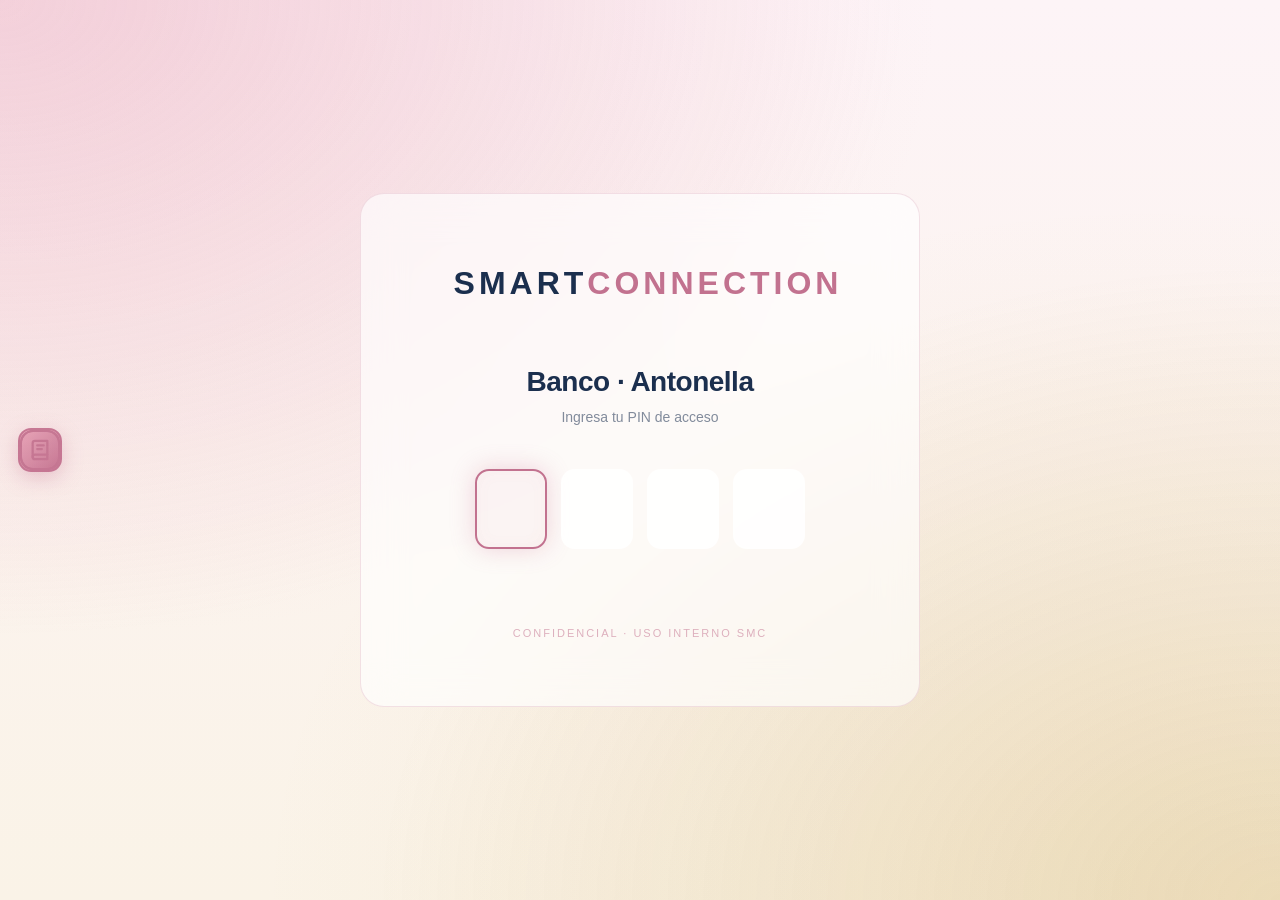
<file: 12-roadmap.html>
<!DOCTYPE html>
<html lang="es">
<head><meta charset="UTF-8"><title>12 · Roadmap 30 días · postulación + lanzamiento · Marketplace SMC</title>
<link rel="stylesheet" href="_styles.css">
<link rel="stylesheet" href="_motion.css">
<link rel="stylesheet" href="_table-motion.css">
<link rel="stylesheet" href="_diagram-kit.css">
</head>
<body>
<nav class="doc-nav"><a href="11-simulador.html">◂ doc anterior</a><span class="nav-center">DOC 12 · PLAN Y EJECUCIÓN</span><a href="13-checklist.html">doc siguiente ▸</a></nav>
<div class="doc">
<section class="cover">
  <div class="cover-header"><div class="cover-brand">SMART CONNECTION</div><div>Banco · Plan y ejecución</div></div>
  <div class="cover-center">
    <div class="cover-doc-num">Documento 12 · Plan y ejecución</div>
    <h1 class="cover-title">Roadmap 30 días · postulación + lanzamiento</h1>
    <p class="cover-subtitle">Cronograma realista para postular Sercotec, capacitarse SENCE y montar el centro.</p>
    <div class="cover-meta">
      <div class="cover-meta-item"><div class="cover-meta-label">Versión</div><div class="cover-meta-value">1.0</div></div>
      <div class="cover-meta-item"><div class="cover-meta-label">Fecha</div><div class="cover-meta-value">2026-05-26</div></div>
      <div class="cover-meta-item"><div class="cover-meta-label">Autor</div><div class="cover-meta-value">SMC</div></div>
      <div class="cover-meta-item"><div class="cover-meta-label">Status</div><div class="cover-meta-value">🟢 Activo</div></div>
    </div>
  </div>
  <div class="cover-footer"><div>Smart Connection SpA · Rut 76.811.863-9</div><div>Confidencial</div></div>
</section>

<section class="page toc">
  <div class="toc-title">Tabla de contenidos</div>
  <h1>Índice</h1>
  <ol><li><a href="#12-roadmap-30-d-as">12 · Roadmap 30 días</a><span class="toc-pg">03</span></li></ol>
</section>

<section class="page" id="12-roadmap-30-d-as">
  <h2><span class="h2-num">12</span>Roadmap 30 días</h2>
  <p>Plan ajustable según la ventana de Sercotec / Capital Abeja que esté abierta. Asume que Antonella decidió <strong>Ruta B (stack paralelo)</strong> del <a href="02-tension-ds19.html">doc 02</a>. Si va Ruta A o C · se ajustan tiempos pero el patrón se mantiene.</p>
<div class="diagram-section">
  <p class="diagram-caption">Hitos por semana · owner explícito · dependencias visibles.</p>
  <div class="diagram-host kind-gantt" id="roadmap-gantt" data-kind="gantt"></div>
  <script type="application/json" data-for="roadmap-gantt">{"title": "Roadmap 30 días + evaluación · Centro Antonella", "months": ["Sem 1", "Sem 2", "Sem 3", "Sem 4", "Mes 2", "Mes 3"], "tasks": [{"id": "t1", "name": "Decisión ruta DS19", "owner": "Antonella", "start": 0, "dur": 1, "color": "#C2728F"}, {"id": "t2", "name": "Asesoría MINVU + SENCE", "owner": "Antonella", "start": 0, "dur": 2, "color": "#E8A5B8"}, {"id": "t3", "name": "Cotizaciones 3× ítem", "owner": "Antonella", "start": 0, "dur": 2, "color": "#E8A5B8"}, {"id": "t4", "name": "Refinar plan negocio", "owner": "SMC", "start": 1, "dur": 1, "color": "#1B2F4E"}, {"id": "t5", "name": "Tutoría Sercotec Viña", "owner": "Asesor", "start": 1, "dur": 1, "color": "#C49A3A"}, {"id": "t6", "name": "Visita locales potenciales", "owner": "Antonella", "start": 1, "dur": 1, "color": "#E8A5B8"}, {"id": "t7", "name": "Dossier final + cuadros", "owner": "SMC + Anto", "start": 2, "dur": 1, "color": "#1B2F4E"}, {"id": "t8", "name": "📮 POSTULAR Sercotec", "owner": "Antonella", "start": 2, "dur": 1, "color": "#D04A3A"}, {"id": "t9", "name": "Setup web + agenda online", "owner": "SMC", "start": 2, "dur": 2, "color": "#1B2F4E"}, {"id": "t10", "name": "INAPI + SII iniciación", "owner": "Antonella", "start": 2, "dur": 1, "color": "#C49A3A"}, {"id": "t11", "name": "Curso cosmetología 80h", "owner": "Antonella", "start": 2, "dur": 2, "color": "#E8A5B8"}, {"id": "t12", "name": "Identidad visual + IG", "owner": "SMC", "start": 3, "dur": 1, "color": "#1B2F4E"}, {"id": "t13", "name": "⏳ Evaluación Sercotec", "owner": "Bárbara", "start": 4, "dur": 2, "color": "#94A3B8"}, {"id": "t14", "name": "🎯 Adjudicación esperada", "owner": "Resultado", "start": 5, "dur": 1, "color": "#C49A3A"}]}</script>
</div>
<h3>Semana 1 (días 1–7) · Decisión + diagnóstico</h3>
<p><strong>Lunes</strong></p>
<ul>
<li>Sesión 1 con Antonella: validar Ruta del <a href="02-tension-ds19.html">doc 02</a> · firmar OK</li>
<li>Validar PIN del banco · enviar URL GitHub Pages a Anto + Rommina</li>
</ul>
<p><strong>Martes</strong></p>
<ul>
<li>Anto agenda asesoría DS19 con MINVU (gratis · oficina Viña)</li>
<li>Guillermo verifica disponibilidad cotizaciones referenciales para cuadros</li>
</ul>
<p><strong>Miércoles</strong></p>
<ul>
<li>Asesoría MINVU: confirmar elegibilidad DS19 · timing · documentos faltantes</li>
<li>Anto inicia curso SENCE básico (e-commerce 20h online) · es gratis y suma puntaje</li>
</ul>
<p><strong>Jueves-Viernes</strong></p>
<ul>
<li>Anto cotiza 3 alternativas para cada ítem AGE + Inversiones</li>
<li>Llena con Anto los datos faltantes: rol mamá Rommina · contactos proveedores · dirección local potencial</li>
</ul>
<h3>Semana 2 (días 8–14) · Dossier maestro</h3>
<p><strong>Lunes-Martes</strong></p>
<ul>
<li>Anto agenda tutoría gratuita Centro de Negocios Sercotec Viña (suma +15 % puntaje)</li>
<li>Refinar <a href="04-clientes.html">docs 04 · clientes</a> y <a href="05-oferta.html">05 · oferta</a> con info real de Rommina</li>
</ul>
<p><strong>Miércoles</strong></p>
<ul>
<li>Día tutoría Sercotec · revisar plan completo con asesora · ajustar</li>
<li>Confirmar local: visitas a 3 espacios potenciales Concón/Reñaca</li>
</ul>
<p><strong>Jueves</strong></p>
<ul>
<li>Cerrar 3 cotizaciones formales por ítem · actualizar cuadros AGE e Inversiones</li>
<li>Generar carta intención del local (preacuerdo de arriendo · sin firma definitiva)</li>
</ul>
<p><strong>Viernes</strong></p>
<ul>
<li>Revisión final integral dossier · cruzar coherencia entre docs</li>
</ul>
<h3>Semana 3 (días 15–21) · Postulación + setup paralelo</h3>
<p><strong>Lunes-Martes</strong></p>
<ul>
<li>Subir postulación Sercotec a plataforma (Capital Semilla si abierta · sino preparar Capital Abeja para marzo 2027)</li>
<li>Capturas pantalla por seguridad · backup local del dossier</li>
<li>Postulación enviada · esperar folio confirmación</li>
</ul>
<p><strong>Miércoles</strong></p>
<ul>
<li>Smart Connection levanta el sitio web base (preview · sin lanzar oficial)</li>
<li>Anto inicia segundo curso SENCE (cosmetología avanzada · 80h modalidad presencial 4 sem)</li>
</ul>
<p><strong>Jueves-Viernes</strong></p>
<ul>
<li>Tramitar registro marca INAPI · iniciación actividades SII como segunda actividad (régimen Pro-PYME)</li>
<li>Adelantar conversación con dueño local (firma se hace solo si gana Sercotec)</li>
</ul>
<h3>Semana 4 (días 22–30) · Preparación lanzamiento</h3>
<p><strong>Lunes-Miércoles</strong></p>
<ul>
<li>Diseñador empieza identidad visual + plantillas IG (a riesgo · esperando adjudicación)</li>
<li>Anto graba contenido pre-lanzamiento (stories tipo "preparando mi centro")</li>
</ul>
<p><strong>Jueves-Viernes</strong></p>
<ul>
<li>Si llega notificación Sercotec antes de día 30 · activar fase ejecución</li>
<li>Si no · esperar y mantener todo listo en pausa</li>
</ul>
<h3>Hitos posteriores (mes 2 en adelante)</h3>
<p><strong>Mes 2-3 · Evaluación Sercotec</strong></p>
<ul>
<li>Resultados típicamente 45-60 días post envío</li>
<li>Anto continúa cursos SENCE</li>
<li>Smart Connection finaliza ecommerce + agenda online</li>
</ul>
<p><strong>Mes 4 · Si adjudicación</strong></p>
<ul>
<li>Firma arriendo local</li>
<li>Compra equipos (Activos Fijos)</li>
<li>Habilitación local (3-4 semanas)</li>
<li>Anto certificación cosmetología avanzada</li>
</ul>
<p><strong>Mes 5 · Pre-lanzamiento</strong></p>
<ul>
<li>Sesión fotográfica producción centro</li>
<li>Campaña IG soft-launch</li>
<li>Apertura "amigas y familia" (primera quincena gratis a 20 clientas seleccionadas)</li>
</ul>
<p><strong>Mes 6 · Lanzamiento oficial</strong></p>
<ul>
<li>Apertura pública + campaña paga</li>
<li>Meta primera semana: 30 clientas agendadas</li>
<li>Meta primer mes: $2.8 M facturación (50 % objetivo régimen)</li>
</ul>
<div class="box box-success"><div class="box-title">✅ Hito de éxito Año 1</div><p><strong>Mes 12</strong>: $5.6 M facturación mensual estable · 1 esteticista junior contratada · DS19 desembolsado · departamento firmado. Antonella es dueña de su negocio y de su techo.</p></div>
  <div class="page-footer"><span>Banco SMC · Plan y ejecución</span><span>03</span></div>
</section>

</div>
<nav class="doc-nav"><a href="11-simulador.html">◂ doc anterior</a><span class="nav-center">FIN DOC 12</span><a href="13-checklist.html">doc siguiente ▸</a></nav>
<script src="auth.js"></script>
<script src="nav.js"></script>
<script src="_diagram-kit.js"></script>
<script>if (window.SMCDiagram && SMCDiagram.boot) SMCDiagram.boot();</script>
<script src="_motion.js"></script>
<script src="_table-motion.js"></script>
<script src="_vars.js"></script>
<script src="_sim-drawer.js"></script>
</body>
</html>
</file>
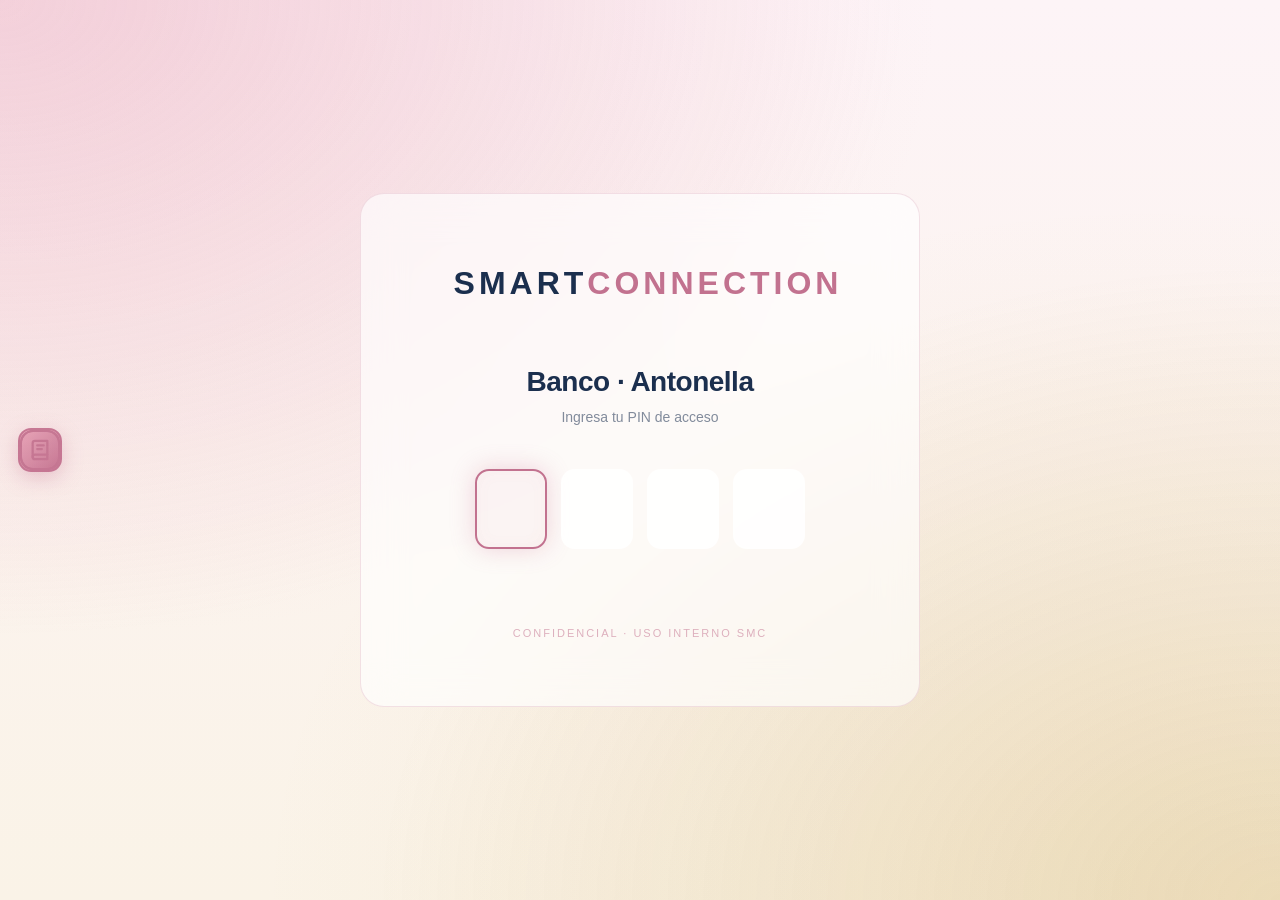
<file: 13-checklist.html>
<!DOCTYPE html>
<html lang="es">
<head><meta charset="UTF-8"><title>13 · Checklist documentación · carpeta postulante · Marketplace SMC</title>
<link rel="stylesheet" href="_styles.css">
<link rel="stylesheet" href="_motion.css">
<link rel="stylesheet" href="_table-motion.css">
<link rel="stylesheet" href="_diagram-kit.css">
</head>
<body>
<nav class="doc-nav"><a href="12-roadmap.html">◂ doc anterior</a><span class="nav-center">DOC 13 · PLAN Y EJECUCIÓN</span><a href="index.html">doc siguiente ▸</a></nav>
<div class="doc">
<section class="cover">
  <div class="cover-header"><div class="cover-brand">SMART CONNECTION</div><div>Banco · Plan y ejecución</div></div>
  <div class="cover-center">
    <div class="cover-doc-num">Documento 13 · Plan y ejecución</div>
    <h1 class="cover-title">Checklist documentación · carpeta postulante</h1>
    <p class="cover-subtitle">Todos los documentos que Antonella tiene que tener listos antes de subir la postulación.</p>
    <div class="cover-meta">
      <div class="cover-meta-item"><div class="cover-meta-label">Versión</div><div class="cover-meta-value">1.0</div></div>
      <div class="cover-meta-item"><div class="cover-meta-label">Fecha</div><div class="cover-meta-value">2026-05-26</div></div>
      <div class="cover-meta-item"><div class="cover-meta-label">Autor</div><div class="cover-meta-value">SMC + análisis postulación Sercotec real</div></div>
      <div class="cover-meta-item"><div class="cover-meta-label">Status</div><div class="cover-meta-value">🟡 Pendiente reunir todos</div></div>
    </div>
  </div>
  <div class="cover-footer"><div>Smart Connection SpA · Rut 76.811.863-9</div><div>Confidencial</div></div>
</section>

<section class="page toc">
  <div class="toc-title">Tabla de contenidos</div>
  <h1>Índice</h1>
  <ol><li><a href="#13-checklist-de-documentaci-n">13 · Checklist de documentación</a><span class="toc-pg">03</span></li></ol>
</section>

<section class="page" id="13-checklist-de-documentaci-n">
  <h2><span class="h2-num">13</span>Checklist de documentación</h2>
  <p>Sercotec / Capital Abeja exigen 10–12 documentos por postulación. Si falta uno · rechazo automático. Esta lista está ordenada por urgencia y dificultad de conseguir.</p>
<div class="diagram-section">
  <p class="diagram-caption">Embudo de documentos · de fáciles (ya los tiene) a difíciles (requieren tiempo / dinero).</p>
  <div class="diagram-host kind-funnel" id="docs-funnel" data-kind="funnel"></div>
  <script type="application/json" data-for="docs-funnel">{"title": "Embudo documentos postulación · de fácil a difícil", "levels": [{"label": "Bloque A · Personales", "value": 100, "sub": "Online · gratis · 1 día", "color": "#7AD27C"}, {"label": "Bloque B · Negocio", "value": 90, "sub": "SMC genera · 5 días", "color": "#A8D5A8"}, {"label": "Bloque C · Local", "value": 75, "sub": "3 visitas · 3 días", "color": "#C49A3A"}, {"label": "Bloque D · Cotizaciones", "value": 65, "sub": "Mail proveedores · 5 días", "color": "#D4AA4A"}, {"label": "Bloque E · Respaldo $", "value": 55, "sub": "Banco · SII · 1 día", "color": "#E8A5B8"}, {"label": "Bloque F · Capacitación", "value": 45, "sub": "Tutoría + CV · 1 día", "color": "#D88FA5"}, {"label": "Bloque G · Alianzas", "value": 35, "sub": "Cartas firmadas · 2 días", "color": "#C2728F"}, {"label": "Bloque H · Anexos opcionales", "value": 20, "sub": "+8-12% puntaje extra", "color": "#A04F70"}]}</script>
</div>
<h3>Bloque A · Documentos personales (los más fáciles · ya los tiene)</h3>
<ul>
<li>[ ] <strong>Cédula de identidad vigente</strong> (escaneo frontal + reverso · color · alta calidad)</li>
<li>[ ] <strong>Certificado antecedentes</strong> (Registro Civil online · gratis · vigencia 30 días)</li>
<li>[ ] <strong>Certificado deuda morosidad SII</strong> (sii.cl · gratis · vigencia 30 días)</li>
<li>[ ] <strong>Certificado RSH actualizado</strong> (registrosocial.gob.cl · gratis)</li>
<li>[ ] <strong>Certificado nacimiento</strong> (Registro Civil · gratis · si pide acreditar edad)</li>
</ul>
<h3>Bloque B · Documentos del negocio (a generar)</h3>
<ul>
<li>[ ] <strong>Plan de negocio</strong> (10 secciones formato Sercotec · ya armado en docs 04–08)</li>
<li>[ ] <strong>Cuadro AGE detallado</strong> (formato oficial · doc 09)</li>
<li>[ ] <strong>Cuadro Inversiones detallado</strong> (formato oficial · doc 10)</li>
<li>[ ] <strong>Carta gantt visual</strong> (cronograma 12 meses · ver doc 12 + simulador)</li>
<li>[ ] <strong>Modelo financiero proyección 12 meses</strong> (Excel · ventas · costos · utilidad mes a mes)</li>
<li>[ ] <strong>Video pitch 90 segundos</strong> (Antonella explicando el proyecto · grabado celular bien iluminado)</li>
</ul>
<h3>Bloque C · Documentos del local</h3>
<ul>
<li>[ ] <strong>Carta intención del local</strong> (NO contrato definitivo · es un preacuerdo · el dueño escribe "Acepto arrendar el local de [dirección] a [Antonella] por [monto] mensual condicional a adjudicación Sercotec")</li>
<li>[ ] <strong>Fotografía del local</strong> (3-5 fotos exterior · interior · medidas)</li>
<li>[ ] <strong>Boleta de servicio básico del local</strong> (luz o agua · acredita domicilio comercial)</li>
</ul>
<h3>Bloque D · Cotizaciones (esfuerzo medio)</h3>
<ul>
<li>[ ] <strong>3 cotizaciones formales por ítem de AGE</strong> (asesoría + capacitación + marketing)</li>
<li>[ ] <strong>3 cotizaciones formales por ítem de Inversiones</strong> (activos fijos + intangibles + habilitación)</li>
<li>[ ] <strong>Catálogo proveedor profesional</strong> (foto + precio referencial para reventa de tienda)</li>
</ul>
<h3>Bloque E · Cofinanciamiento y respaldo</h3>
<ul>
<li>[ ] <strong>Cartola bancaria últimos 3 meses</strong> (acredita ahorro disponible para cofinanciamiento $105 K)</li>
<li>[ ] <strong>Liquidación sueldo actual o boletas honorarios últimas 3</strong> (acredita ingresos como empleada de Rommina)</li>
<li>[ ] <strong>Aportes valorizados</strong> (si los hay · ej: herramientas propias · prendas regaladas · horas técnicas. Hay que valorizar a precio de mercado.)</li>
</ul>
<h3>Bloque F · Capacitación y antecedentes técnicos</h3>
<ul>
<li>[ ] <strong>CV personal de Antonella</strong> (formato 1 página · destacando experiencia con mamá Rommina · cursos hechos)</li>
<li>[ ] <strong>Certificados estudios</strong> (escolar mínimo · si hay curso técnico previo · súbalo)</li>
<li>[ ] <strong>Constancia tutoría Sercotec</strong> (después de la sesión gratis · entregan PDF)</li>
</ul>
<h3>Bloque G · Documentos de las alianzas</h3>
<ul>
<li>[ ] <strong>Carta apoyo Rommina</strong> ("Confirmo que apoyo el proyecto de mi hija con know-how + acceso a mi red de proveedores + backup operativo sin contraparte monetaria")</li>
<li>[ ] <strong>Carta apoyo Smart Connection SpA</strong> (firmada por Guillermo · detalle aporte: setup web + soporte Año 1 + acceso banco diseño)</li>
<li>[ ] <strong>Carta apoyo instituto cosmetología</strong> (si tiene convenio · si no · proforma de inscripción)</li>
</ul>
<h3>Bloque H · Anexos opcionales (suman puntaje)</h3>
<ul>
<li>[ ] <strong>Cartas recomendación clientas actuales</strong> (2-3 clientas de Rommina pueden firmar)</li>
<li>[ ] <strong>Resultados encuesta demanda barrio</strong> (Antonella hizo formulario Google con 30+ respuestas validando interés)</li>
<li>[ ] <strong>Plan sustentabilidad detallado</strong> (doc 08 + métricas verificables)</li>
<li>[ ] <strong>Mapa competencia local</strong> (3 centros estética en 1 km · qué hacen · qué no · oportunidad)</li>
</ul>
<h3>Cronograma de captura</h3>
<table>
<thead><tr>
<th>Bloque</th>
<th>Días para reunir</th>
<th>Donde</th>
<th>Cuándo</th>
</tr></thead>
<tbody>
<tr>
<td>A (personales)</td>
<td>1 día</td>
<td>Online · gratis</td>
<td>Semana 1 lunes</td>
</tr>
<tr>
<td>B (negocio)</td>
<td>5 días</td>
<td>SMC genera + Anto valida</td>
<td>Semana 1-2</td>
</tr>
<tr>
<td>C (local)</td>
<td>3 días</td>
<td>Visita locales + acuerdo verbal</td>
<td>Semana 2</td>
</tr>
<tr>
<td>D (cotizaciones)</td>
<td>5 días</td>
<td>Anto pide a proveedores</td>
<td>Semana 2</td>
</tr>
<tr>
<td>E (respaldo)</td>
<td>1 día</td>
<td>Banco · SII · sueldo</td>
<td>Semana 2</td>
</tr>
<tr>
<td>F (capacitación)</td>
<td>1 día</td>
<td>Sercotec + CV</td>
<td>Semana 3</td>
</tr>
<tr>
<td>G (alianzas)</td>
<td>2 días</td>
<td>Cartas firmadas</td>
<td>Semana 3</td>
</tr>
<tr>
<td>H (anexos)</td>
<td>Opcional</td>
<td>Si hay tiempo</td>
<td>Si suma sin atrasar</td>
</tr>
</tbody></table>
<div class="box box-info"><div class="box-title">💡 Total documentos: ~20</div><p>Suena mucho · pero la mayoría está disponible online o son cartas cortas. Lo realmente intensivo es: cuadros financieros (Excel), modelo financiero 12 meses, cotizaciones formales, video pitch. Todo lo demás es trámite administrativo.</p></div>
<div class="box box-success"><div class="box-title">✅ Pro-tip Sercotec</div><p>Subir TODOS los anexos opcionales del Bloque H <strong>eleva el puntaje un 8-12 %</strong>. Vale la pena el esfuerzo extra.</p></div>
<div class="box box-decision"><div class="box-title">📌 Cuándo va Antonella a empezar a reunir</div><p>Recomendación: <strong>Bloque A y B en paralelo desde día 1</strong> · Bloque C-D-E en semana 2 · Bloque F-G en semana 3 · Bloque H en semana 4 si hay margen. Si las cotizaciones tardan más de 5 días · subir con 2 cotizaciones por ítem y aclarar que la tercera viene en evaluación.</p></div>
  <div class="page-footer"><span>Banco SMC · Plan y ejecución</span><span>03</span></div>
</section>

</div>
<nav class="doc-nav"><a href="12-roadmap.html">◂ doc anterior</a><span class="nav-center">FIN DOC 13</span><a href="index.html">doc siguiente ▸</a></nav>
<script src="auth.js"></script>
<script src="nav.js"></script>
<script src="_diagram-kit.js"></script>
<script>if (window.SMCDiagram && SMCDiagram.boot) SMCDiagram.boot();</script>
<script src="_motion.js"></script>
<script src="_table-motion.js"></script>
<script src="_vars.js"></script>
<script src="_sim-drawer.js"></script>
</body>
</html>
</file>
<file: _styles.css>
/* ===========================================================
   Banco Antonella · Estilos cosmética rosa
   Paleta: rose + navy + gold + cream
   =========================================================== */

:root {
  /* Paleta cosmética Antonella */
  --rose-primary: #E8A5B8;
  --rose-deep: #C2728F;
  --rose-soft: #F9E5EC;
  --rose-pale: #FDF4F7;
  --coral-warm: #F4B5A4;
  --peach-skin: #F5D5C0;
  --cream: #FAF3E7;
  --cream-deep: #F5EBD8;
  --gold: #C49A3A;
  --gold-soft: #D4B466;
  --gold-pale: rgba(196,154,58,0.10);
  --navy: #1B2F4E;
  --navy-deep: #0F1F38;
  --sage-mint: #B8D4C2;

  /* Mapeo a tokens del kit */
  --smc-primary: var(--rose-deep);
  --smc-primary-dark: #A04F70;
  --smc-purple: var(--rose-deep);
  --smc-success: #6B9B7A;
  --smc-warning: var(--gold);
  --smc-danger: #D04A3A;
  --smc-info: var(--rose-deep);
  --smc-orange: var(--coral-warm);
  --smc-pink: var(--rose-primary);

  --ink-900: var(--navy);
  --ink-700: #334155;
  --ink-500: #6e6e73;
  --ink-400: #94A3B8;
  --ink-300: #CBD5E1;
  --ink-200: #E8DAE0;
  --ink-100: #F5E8EE;
  --ink-50:  #FDF6F9;
  --bg-cream: var(--cream);
}

* { box-sizing: border-box; }
html { scroll-behavior: smooth; }

body {
  margin: 0;
  font-family: -apple-system, BlinkMacSystemFont, 'SF Pro Display', 'Inter', 'Segoe UI', sans-serif;
  background:
    radial-gradient(ellipse at 10% 0%, rgba(232,165,184,.18), transparent 50%),
    radial-gradient(ellipse at 90% 100%, rgba(196,154,58,.10), transparent 55%),
    linear-gradient(180deg, var(--rose-pale) 0%, var(--cream) 100%);
  background-attachment: fixed;
  color: var(--navy);
  line-height: 1.6;
  font-size: 15px;
  -webkit-font-smoothing: antialiased;
}

/* ===== Layout doc ===== */
.doc {
  max-width: 920px;
  margin: 0 auto;
  background: rgba(255, 252, 250, 0.85);
  backdrop-filter: blur(12px);
  box-shadow: 0 6px 32px rgba(194, 114, 143, 0.10), 0 2px 8px rgba(27, 47, 78, 0.05);
  border-radius: 0;
}

.page {
  padding: 64px 72px;
  border-bottom: 1px solid rgba(232, 165, 184, 0.20);
  page-break-after: always;
}
.page:last-child { border-bottom: none; }

/* ===== Cover · portada de cada doc ===== */
.cover {
  min-height: 100vh;
  display: flex;
  flex-direction: column;
  justify-content: space-between;
  background:
    radial-gradient(ellipse at 20% 30%, rgba(232,165,184,.55), transparent 55%),
    radial-gradient(ellipse at 80% 70%, rgba(196,154,58,.30), transparent 55%),
    radial-gradient(ellipse at 50% 100%, rgba(250, 213, 192, .45), transparent 60%),
    linear-gradient(135deg, #FDF4F7 0%, var(--cream) 50%, var(--rose-soft) 100%);
  color: var(--navy);
  padding: 80px;
  position: relative;
  overflow: hidden;
}
.cover::before {
  content: '';
  position: absolute;
  inset: 0;
  background-image: url("data:image/svg+xml,%3Csvg viewBox='0 0 200 200' xmlns='http://www.w3.org/2000/svg'%3E%3Cfilter id='n'%3E%3CfeTurbulence type='fractalNoise' baseFrequency='.85' numOctaves='2'/%3E%3C/filter%3E%3Crect width='100%25' height='100%25' filter='url(%23n)' opacity='.6'/%3E%3C/svg%3E");
  opacity: .035;
  pointer-events: none;
}
.cover-header {
  display: flex;
  justify-content: space-between;
  align-items: center;
  font-size: 11px;
  letter-spacing: 2px;
  text-transform: uppercase;
  color: rgba(27, 47, 78, 0.55);
  position: relative;
  z-index: 2;
}
.cover-brand {
  display: flex;
  align-items: center;
  gap: 12px;
  font-weight: 800;
  color: var(--rose-deep);
}
.cover-brand::before {
  content: '✦';
  font-size: 16px;
  color: var(--gold);
}
.cover-center {
  position: relative;
  z-index: 2;
}
.cover-doc-num {
  font-size: 12px;
  letter-spacing: 6px;
  color: var(--rose-deep);
  margin-bottom: 20px;
  font-weight: 700;
  text-transform: uppercase;
}
.cover-title {
  font-size: 72px;
  font-weight: 800;
  line-height: 1;
  margin: 0 0 16px;
  color: var(--navy);
  letter-spacing: -2px;
  /* Motion #1 · shimmer rosa-coral en hover del title */
}
.cover-title:hover {
  background: linear-gradient(110deg, var(--navy) 30%, var(--rose-deep) 50%, var(--navy) 70%);
  background-size: 200% 100%;
  -webkit-background-clip: text;
  background-clip: text;
  color: transparent;
  animation: shimmer-rose 3.5s linear infinite;
}
.cover-subtitle {
  font-size: 22px;
  font-weight: 400;
  color: rgba(27, 47, 78, 0.70);
  margin-bottom: 48px;
  max-width: 600px;
  line-height: 1.4;
}
.cover-meta {
  display: grid;
  grid-template-columns: repeat(4, 1fr);
  gap: 24px;
  padding-top: 32px;
  border-top: 1px solid rgba(194, 114, 143, 0.30);
}
.cover-meta-item {
  font-size: 12px;
}
.cover-meta-label {
  color: var(--rose-deep);
  text-transform: uppercase;
  letter-spacing: 1.5px;
  margin-bottom: 6px;
  font-size: 10px;
  font-weight: 700;
}
.cover-meta-value {
  color: var(--navy);
  font-weight: 700;
  font-size: 14px;
}
.cover-footer {
  position: relative;
  z-index: 2;
  display: flex;
  justify-content: space-between;
  align-items: end;
  font-size: 11px;
  color: rgba(27, 47, 78, 0.50);
  letter-spacing: 1.5px;
  text-transform: uppercase;
}

/* ===== TOC ===== */
.toc-title {
  font-size: 11px;
  letter-spacing: 3px;
  text-transform: uppercase;
  color: var(--rose-deep);
  font-weight: 700;
  margin-bottom: 8px;
}
.toc h1 {
  font-size: 42px;
  margin: 0 0 48px;
  color: var(--navy);
}
.toc ol { list-style: none; padding: 0; margin: 0; counter-reset: toc; }
.toc li {
  counter-increment: toc;
  display: flex;
  align-items: baseline;
  padding: 14px 0;
  border-bottom: 1px dashed var(--ink-200);
  gap: 16px;
}
.toc li::before {
  content: counter(toc, decimal-leading-zero);
  font-family: 'JetBrains Mono', 'SF Mono', Menlo, monospace;
  font-size: 13px;
  color: var(--rose-deep);
  font-weight: 700;
  min-width: 32px;
}
.toc li a {
  flex: 1;
  text-decoration: none;
  color: var(--navy);
  font-weight: 500;
  font-size: 16px;
}
.toc li a:hover { color: var(--rose-deep); }
.toc-pg {
  color: var(--ink-400);
  font-family: 'JetBrains Mono', monospace;
  font-size: 12px;
}

/* ===== Headings ===== */
h1, h2, h3, h4 {
  color: var(--navy);
  line-height: 1.2;
  letter-spacing: -0.5px;
}
.page > h2:first-child { margin-top: 0; }

h2 {
  font-size: 32px;
  font-weight: 800;
  margin: 56px 0 24px;
  padding-bottom: 12px;
  border-bottom: 3px solid var(--rose-deep);
  display: flex;
  align-items: center;
  gap: 16px;
  position: relative;
}
h2::after {
  content: '';
  position: absolute;
  bottom: -3px;
  left: 0;
  width: 60px;
  height: 3px;
  background: var(--gold);
  border-radius: 99px;
}
h2 .h2-num {
  font-family: 'JetBrains Mono', monospace;
  font-size: 16px;
  background: linear-gradient(135deg, var(--rose-deep), var(--rose-primary));
  color: white;
  padding: 4px 10px;
  border-radius: 6px;
  font-weight: 700;
}

h3 {
  font-size: 22px;
  font-weight: 700;
  margin: 40px 0 16px;
  color: var(--navy);
}
h3::before {
  content: '✦';
  color: var(--rose-deep);
  margin-right: 10px;
}

h4 {
  font-size: 14px;
  font-weight: 700;
  margin: 28px 0 12px;
  color: var(--rose-deep);
  text-transform: uppercase;
  letter-spacing: 1.5px;
}

p { margin: 12px 0 16px; color: #4a4a52; }
strong { color: var(--navy); font-weight: 700; }

ul, ol { padding-left: 24px; margin: 16px 0; }
li { margin: 6px 0; color: #4a4a52; }
li::marker { color: var(--rose-deep); }

a { color: var(--rose-deep); text-decoration: none; transition: color .2s; }
a:hover { color: var(--gold); }

/* ===== Boxes destacados ===== */
.box {
  margin: 24px 0;
  padding: 20px 24px;
  border-radius: 14px;
  border-left: 4px solid;
  background: rgba(255,255,255,0.6);
  backdrop-filter: blur(8px);
  position: relative;
  overflow: hidden;
}
.box::before {
  content: '';
  position: absolute;
  top: 0; right: 0;
  width: 80px; height: 80px;
  background: radial-gradient(circle at top right, rgba(232,165,184,.10), transparent 70%);
  pointer-events: none;
}
.box-title {
  font-size: 11px;
  font-weight: 800;
  text-transform: uppercase;
  letter-spacing: 1.5px;
  margin-bottom: 10px;
  display: flex;
  align-items: center;
  gap: 8px;
}
.box-premise { border-color: var(--rose-deep); background: rgba(232, 165, 184, 0.10); }
.box-premise .box-title { color: var(--rose-deep); }

.box-decision { border-color: var(--gold); background: rgba(196, 154, 58, 0.10); }
.box-decision .box-title { color: var(--gold); }

.box-anti { border-color: var(--smc-danger); background: rgba(208, 74, 58, 0.07); }
.box-anti .box-title { color: var(--smc-danger); }

.box-info { border-color: var(--rose-primary); background: rgba(232, 165, 184, 0.10); }
.box-info .box-title { color: var(--rose-deep); }

.box-warning { border-color: var(--gold); background: rgba(245, 158, 11, 0.08); }
.box-warning .box-title { color: #A0731A; }

.box-success { border-color: #6B9B7A; background: rgba(184, 212, 194, 0.18); }
.box-success .box-title { color: #4A7A5A; }

/* ===== Tablas ===== */
table {
  width: 100%;
  border-collapse: collapse;
  margin: 24px 0;
  background: white;
  border: 1px solid rgba(232, 165, 184, 0.30);
  border-radius: 12px;
  overflow: hidden;
  font-size: 14px;
  box-shadow: 0 2px 12px rgba(194, 114, 143, 0.06);
}
thead { background: linear-gradient(135deg, var(--navy), var(--navy-deep)); }
thead th {
  color: white;
  text-align: left;
  padding: 14px 16px;
  font-weight: 700;
  font-size: 11px;
  text-transform: uppercase;
  letter-spacing: 1px;
}
tbody tr { border-top: 1px solid rgba(232, 165, 184, 0.20); transition: background .2s; }
tbody tr:nth-child(even) { background: rgba(253, 244, 247, 0.5); }
tbody tr:hover { background: rgba(232, 165, 184, 0.12); }
tbody td {
  padding: 12px 16px;
  vertical-align: top;
  color: #4a4a52;
}
tbody td strong { color: var(--navy); }

/* ===== Badges ===== */
.badge {
  display: inline-block;
  padding: 3px 10px;
  border-radius: 100px;
  font-size: 11px;
  font-weight: 700;
  text-transform: uppercase;
  letter-spacing: 0.5px;
}
.badge-active { background: rgba(107, 155, 122, 0.15); color: #4A7A5A; }
.badge-pending { background: rgba(196, 154, 58, 0.18); color: var(--gold); }
.badge-future { background: rgba(232, 165, 184, 0.20); color: var(--rose-deep); }
.badge-blocked { background: rgba(208, 74, 58, 0.15); color: var(--smc-danger); }

/* ===== Quote ===== */
blockquote {
  margin: 28px 0;
  padding: 20px 28px;
  border-left: 4px solid var(--rose-deep);
  background: rgba(253, 244, 247, 0.7);
  font-style: italic;
  color: #4a4a52;
  font-size: 16px;
  border-radius: 10px;
}

/* ===== Code blocks ===== */
pre, .ascii {
  background: var(--navy-deep);
  color: var(--rose-primary);
  padding: 20px 24px;
  border-radius: 12px;
  overflow-x: auto;
  font-family: 'JetBrains Mono', 'SF Mono', Menlo, monospace;
  font-size: 12px;
  line-height: 1.5;
  margin: 20px 0;
}
code:not(pre code) {
  background: var(--rose-soft);
  color: var(--rose-deep);
  padding: 2px 8px;
  border-radius: 4px;
  font-family: 'JetBrains Mono', monospace;
  font-size: 0.88em;
  font-weight: 600;
}

/* ===== Flow / KPI ===== */
.flow-diagram {
  margin: 32px 0;
  padding: 32px;
  background: linear-gradient(135deg, var(--rose-pale), white);
  border-radius: 16px;
  border: 1px solid rgba(232, 165, 184, 0.25);
}
.flow-step {
  display: flex;
  align-items: center;
  gap: 16px;
  padding: 16px 20px;
  background: white;
  border-radius: 12px;
  margin-bottom: 12px;
  border-left: 4px solid var(--rose-deep);
  box-shadow: 0 2px 8px rgba(194, 114, 143, 0.08);
}
.flow-step-num {
  width: 36px; height: 36px;
  border-radius: 50%;
  background: linear-gradient(135deg, var(--rose-deep), var(--rose-primary));
  color: white;
  display: flex;
  align-items: center;
  justify-content: center;
  font-weight: 700;
  flex-shrink: 0;
}
.flow-step-content { flex: 1; }
.flow-step-title { font-weight: 700; color: var(--navy); }
.flow-step-desc { font-size: 13px; color: var(--ink-500); margin-top: 4px; }

.kpi-grid {
  display: grid;
  grid-template-columns: repeat(auto-fill, minmax(200px, 1fr));
  gap: 16px;
  margin: 24px 0;
}
.kpi {
  padding: 20px;
  background: white;
  border: 1px solid rgba(232, 165, 184, 0.25);
  border-radius: 14px;
  border-top: 4px solid var(--rose-deep);
}
.kpi-value {
  font-size: 28px;
  font-weight: 800;
  color: var(--navy);
}
.kpi-label {
  font-size: 11px;
  color: var(--ink-500);
  text-transform: uppercase;
  letter-spacing: 1px;
  margin-top: 6px;
}

/* ===== Page footer ===== */
.page-footer {
  margin-top: 48px;
  padding-top: 16px;
  border-top: 1px solid rgba(232, 165, 184, 0.30);
  display: flex;
  justify-content: space-between;
  font-size: 10px;
  color: var(--ink-400);
  text-transform: uppercase;
  letter-spacing: 1.5px;
}

/* ===== Doc nav inferior ===== */
.doc-nav {
  margin: 0;
  padding: 24px 32px;
  background: linear-gradient(135deg, var(--navy), var(--navy-deep));
  color: white;
  display: flex;
  justify-content: space-between;
  align-items: center;
  font-size: 13px;
}
.doc-nav a {
  color: var(--rose-primary);
  font-weight: 700;
  display: inline-flex;
  align-items: center;
  gap: 6px;
  transition: color .25s;
}
.doc-nav a:hover { color: var(--gold); }
.doc-nav .nav-center { color: rgba(255,255,255,0.6); font-size: 11px; letter-spacing: 2px; }

/* ===== Print / PDF ===== */
@media print {
  body { background: white; }
  .doc { box-shadow: none; max-width: 100%; }
  .page { padding: 32px 40px; page-break-after: always; }
  .cover { min-height: 100vh; page-break-after: always; }
  .doc-nav { display: none; }
  pre, .ascii { font-size: 10px; }
  h2, h3, h4 { page-break-after: avoid; }
  table, .box, .flow-diagram { page-break-inside: avoid; }
  a { color: var(--navy); text-decoration: none; }
}

/* ===== SVG diagramas ===== */
.svg-container {
  margin: 24px 0;
  padding: 24px;
  background: white;
  border: 1px solid rgba(232, 165, 184, 0.25);
  border-radius: 14px;
  overflow-x: auto;
}
.svg-container svg { display: block; margin: 0 auto; max-width: 100%; height: auto; }

/* ===== Shimmer keyframe (motion #1) ===== */
@keyframes shimmer-rose {
  0% { background-position: 200% 0; }
  100% { background-position: -200% 0; }
}
</file>
<file: _motion.css>
/* ============================================================
   Banco Antonella · Motion Signature · 15 efectos cosmética rosa
   Mobile-first · respeta prefers-reduced-motion
   ============================================================ */

/* ─── 1 · GRADIENT SHIMMER ROSA-CORAL en hero title ─── */
.hero h1 {
  background: linear-gradient(110deg, var(--navy, #1B2F4E) 30%, #C2728F 50%, var(--navy, #1B2F4E) 70%);
  background-size: 250% 100%;
  -webkit-background-clip: text;
  background-clip: text;
  color: transparent;
  animation: anto-shimmer 5s linear infinite;
}
.hero h1 em { color: #C2728F !important; -webkit-text-fill-color: #C2728F; }
.hero h1 strong { color: #C49A3A !important; -webkit-text-fill-color: #C49A3A; }
@keyframes anto-shimmer {
  0% { background-position: 250% 0; }
  100% { background-position: -250% 0; }
}

/* ─── 2 · MESH GRADIENT DRIFT en hero (blobs rotando lento) ─── */
.hero::before {
  content: '';
  position: absolute !important;
  inset: -10% !important;
  z-index: 0 !important;
  pointer-events: none;
  background:
    radial-gradient(ellipse 50% 40% at 20% 25%, rgba(232,165,184,.45), transparent 60%),
    radial-gradient(ellipse 45% 35% at 80% 35%, rgba(244,181,164,.35), transparent 65%),
    radial-gradient(ellipse 60% 50% at 50% 90%, rgba(196,154,58,.20), transparent 70%);
  filter: blur(50px);
  animation: anto-mesh 18s ease-in-out infinite alternate;
}
@keyframes anto-mesh {
  0%   { transform: translate(0,0) scale(1) rotate(0deg); }
  50%  { transform: translate(-30px, 20px) scale(1.1) rotate(8deg); }
  100% { transform: translate(20px, -15px) scale(1.05) rotate(-5deg); }
}

/* ─── 3 · PETAL FLOAT · pétalos rosados cayendo ─── */
.anto-petals {
  position: fixed;
  inset: 0;
  pointer-events: none;
  z-index: 1;
  overflow: hidden;
}
.anto-petals i {
  position: absolute;
  width: 14px; height: 14px;
  background: radial-gradient(circle at 30% 30%, #F9E5EC, #E8A5B8);
  border-radius: 60% 40% 70% 30% / 50% 60% 40% 50%;
  opacity: .55;
  animation: anto-fall linear infinite;
}
.anto-petals i:nth-child(1)  { left: 5%;  animation-duration: 18s; animation-delay: 0s;   transform: rotate(15deg); }
.anto-petals i:nth-child(2)  { left: 18%; animation-duration: 22s; animation-delay: 4s;   transform: rotate(60deg); }
.anto-petals i:nth-child(3)  { left: 32%; animation-duration: 25s; animation-delay: 9s;   transform: rotate(110deg); }
.anto-petals i:nth-child(4)  { left: 48%; animation-duration: 19s; animation-delay: 2s;   transform: rotate(45deg); }
.anto-petals i:nth-child(5)  { left: 62%; animation-duration: 23s; animation-delay: 7s;   transform: rotate(140deg); }
.anto-petals i:nth-child(6)  { left: 75%; animation-duration: 21s; animation-delay: 12s;  transform: rotate(80deg); }
.anto-petals i:nth-child(7)  { left: 88%; animation-duration: 27s; animation-delay: 5s;   transform: rotate(170deg); }
.anto-petals i:nth-child(8)  { left: 95%; animation-duration: 20s; animation-delay: 14s;  transform: rotate(30deg); }
.anto-petals i:nth-child(9)  { left: 10%; animation-duration: 26s; animation-delay: 16s;  transform: rotate(95deg); }
.anto-petals i:nth-child(10) { left: 55%; animation-duration: 24s; animation-delay: 11s;  transform: rotate(120deg); }
@keyframes anto-fall {
  0%   { top: -10vh; opacity: 0; transform: translateX(0) rotate(0deg); }
  10%  { opacity: .55; }
  90%  { opacity: .35; }
  100% { top: 110vh; transform: translateX(40px) rotate(540deg); opacity: 0; }
}

/* ─── 4 · HEARTBEAT KPI ─── */
.kpi, .doc-card { animation: anto-heartbeat 3.5s ease-in-out infinite; }
.kpi:nth-child(2), .doc-card:nth-child(2) { animation-delay: 0.4s; }
.kpi:nth-child(3), .doc-card:nth-child(3) { animation-delay: 0.8s; }
.kpi:nth-child(4), .doc-card:nth-child(4) { animation-delay: 1.2s; }
@keyframes anto-heartbeat {
  0%, 90%, 100% { transform: scale(1); }
  45%, 50% { transform: scale(1.018); }
}

/* ─── 5 · GLOW HALO en hover cards ─── */
.doc-card { transition: transform .35s cubic-bezier(.4,0,.2,1), box-shadow .35s, border-color .35s; }
.doc-card:hover {
  animation-play-state: paused;
  transform: translateY(-6px) !important;
  box-shadow: 0 20px 50px rgba(194,114,143,.30), 0 0 50px rgba(232,165,184,.25) !important;
  border-color: #C2728F !important;
}

/* ─── 6 · LIPSTICK UNDERLINE reveal en títulos bloque ─── */
.block-title { position: relative; }
.block-title::after {
  content: '';
  position: absolute;
  left: 0; bottom: -8px;
  width: 60px; height: 3px;
  background: linear-gradient(90deg, #C2728F, #E8A5B8 50%, #C49A3A);
  border-radius: 99px;
  transform: scaleX(0);
  transform-origin: left;
  animation: anto-underline 1.2s cubic-bezier(.4,0,.2,1) forwards;
}
.block-section:nth-child(2) .block-title::after { animation-delay: .15s; }
.block-section:nth-child(3) .block-title::after { animation-delay: .30s; }
.block-section:nth-child(4) .block-title::after { animation-delay: .45s; }
@keyframes anto-underline {
  to { transform: scaleX(1); }
}

/* ─── 7 · LIQUID BLOB MORPH en footer ─── */
.footer { position: relative; overflow: hidden; }
.footer::before {
  content: '';
  position: absolute;
  top: -40px; right: -60px;
  width: 200px; height: 200px;
  background: radial-gradient(circle at 30% 30%, rgba(232,165,184,.35), rgba(196,154,58,.15));
  filter: blur(20px);
  animation: anto-blob 12s ease-in-out infinite;
  pointer-events: none;
}
@keyframes anto-blob {
  0%, 100% { border-radius: 50% 60% 70% 40% / 60% 40% 60% 50%; transform: rotate(0deg) scale(1); }
  33%      { border-radius: 70% 30% 50% 50% / 40% 60% 40% 60%; transform: rotate(60deg) scale(1.1); }
  66%      { border-radius: 40% 60% 60% 40% / 70% 30% 70% 30%; transform: rotate(120deg) scale(.95); }
}

/* ─── 8 · SPOTLIGHT rosa cursor · DESACTIVADO (distrae al leer) ─── */

/* ─── 9 · POWDER BURST click ─── */
.anto-burst {
  position: fixed;
  pointer-events: none;
  width: 8px; height: 8px;
  border-radius: 50%;
  background: radial-gradient(circle, #F9E5EC, #E8A5B8);
  animation: anto-puff 700ms ease-out forwards;
  z-index: 99999;
}
@keyframes anto-puff {
  0%   { transform: scale(0) translate(0,0); opacity: 1; }
  100% { transform: scale(2) translate(var(--dx,0), var(--dy,0)); opacity: 0; }
}

/* ─── 10 · SVG stroke draw íconos ─── */
.hero-eyebrow::before {
  display: inline-block;
  animation: anto-spin 8s linear infinite;
}
@keyframes anto-spin {
  to { transform: rotate(360deg); }
}

/* ─── 11 · TILT 3D parallax suave (desktop) ─── */
@media (hover: hover) and (pointer: fine) {
  .doc-card {
    transform-style: preserve-3d;
    perspective: 1000px;
  }
  .doc-card:hover {
    transform: translateY(-6px) rotateX(2deg) rotateY(-2deg) !important;
  }
}

/* ─── 12 · AURORA ROSA BOREAL · DESACTIVADO (conflicto con #2 mesh) ─── */

/* ─── 13 · FLOATING SPARKLES · DESACTIVADO (se confunden con polvo pantalla) ─── */
.anto-sparkles { display: none; }
.anto-sparkles-disabled {
  position: fixed;
  inset: 0;
  pointer-events: none;
  z-index: 2;
  overflow: hidden;
}
.anto-sparkles span {
  position: absolute;
  width: 3px; height: 3px;
  background: #fff;
  border-radius: 50%;
  box-shadow:
    0 0 4px 1px rgba(232,165,184,.9),
    0 0 8px 2px rgba(196,154,58,.4);
  animation: anto-twinkle 4s ease-in-out infinite;
}
.anto-sparkles span:nth-child(1)  { top: 12%; left:  8%; animation-delay: 0s; }
.anto-sparkles span:nth-child(2)  { top: 25%; left: 88%; animation-delay: 1.2s; }
.anto-sparkles span:nth-child(3)  { top: 45%; left: 15%; animation-delay: 2.4s; }
.anto-sparkles span:nth-child(4)  { top: 60%; left: 75%; animation-delay: .6s; }
.anto-sparkles span:nth-child(5)  { top: 75%; left: 30%; animation-delay: 1.8s; }
.anto-sparkles span:nth-child(6)  { top: 18%; left: 55%; animation-delay: 3s; }
.anto-sparkles span:nth-child(7)  { top: 88%; left: 62%; animation-delay: .9s; }
.anto-sparkles span:nth-child(8)  { top: 35%; left: 95%; animation-delay: 2.1s; }
.anto-sparkles span:nth-child(9)  { top: 50%; left:  3%; animation-delay: 3.3s; }
.anto-sparkles span:nth-child(10) { top: 8%; left: 70%; animation-delay: 1.5s; }
@keyframes anto-twinkle {
  0%, 100% { opacity: 0; transform: scale(0.5); }
  50%      { opacity: 1; transform: scale(1.2); }
}

/* ─── 14 · RIBBON WAVE UNDERLINE en hero subtitle ─── */
.hero-eyebrow {
  position: relative;
  overflow: visible;
}
.hero-eyebrow::after {
  content: '';
  position: absolute;
  left: -10px; right: -10px;
  bottom: -6px;
  height: 4px;
  background: url("data:image/svg+xml,%3Csvg xmlns='http://www.w3.org/2000/svg' viewBox='0 0 40 4' preserveAspectRatio='none'%3E%3Cpath d='M0 2 Q 10 0 20 2 T 40 2' fill='none' stroke='%23C2728F' stroke-width='1.5'/%3E%3C/svg%3E") repeat-x;
  background-size: 40px 4px;
  opacity: 0;
  animation: anto-ribbon 2s ease-out .6s forwards;
}
@keyframes anto-ribbon {
  to { opacity: .7; }
}

/* ─── 15 · HAMBURGER MORPH ROSA (override del kit) ─── */
#smc-nav-toggle, .smc-nav-toggle, [class*="nav-trigger"] {
  background: linear-gradient(135deg, #E8A5B8, #C2728F) !important;
  border: 2px solid #C2728F !important;
  box-shadow: 0 6px 20px rgba(194,114,143,.35), 0 0 0 0 rgba(232,165,184,.4) !important;
  animation: anto-hamburger-pulse 2.5s ease-in-out infinite;
  transition: transform .35s cubic-bezier(.4,0,.2,1), box-shadow .35s !important;
}
#smc-nav-trigger:hover, .smc-nav-trigger:hover, [class*="nav-trigger"]:hover {
  transform: scale(1.1) rotate(8deg) !important;
  box-shadow: 0 10px 30px rgba(194,114,143,.50), 0 0 0 8px rgba(232,165,184,.20) !important;
}
#smc-nav-trigger span, .smc-nav-trigger span, [class*="nav-trigger"] span {
  background: #fff !important;
}
@keyframes anto-hamburger-pulse {
  0%, 100% { box-shadow: 0 6px 20px rgba(194,114,143,.35), 0 0 0 0 rgba(232,165,184,.4); }
  50%      { box-shadow: 0 6px 20px rgba(194,114,143,.45), 0 0 0 12px rgba(232,165,184,0); }
}

/* ============ Respect prefers-reduced-motion ============ */
@media (prefers-reduced-motion: reduce) {
  *, *::before, *::after {
    animation-duration: 0.01ms !important;
    animation-iteration-count: 1 !important;
    transition-duration: 0.01ms !important;
  }
  .anto-petals, .anto-sparkles, body::before { display: none; }
}
</file>
<file: _table-motion.css>
/* ============================================================
   Banco Antonella · Table Motion · animaciones para tablas
   · Stagger fade-in al scroll
   · Highlight de fila destacada
   · Pulse en indicadores de urgencia
   ============================================================ */

/* Tabla base · mejor visual */
table {
  position: relative;
  border-spacing: 0;
  border-collapse: separate !important;
  border-radius: 16px !important;
  overflow: hidden;
  box-shadow: 0 4px 24px rgba(194, 114, 143, .08),
              0 1px 3px rgba(27, 47, 78, .04) !important;
}

thead th {
  position: relative;
  background: linear-gradient(135deg, #1B2F4E, #0F1F38) !important;
  font-weight: 800 !important;
  letter-spacing: .14em !important;
}
thead th::after {
  content: '';
  position: absolute;
  bottom: 0; left: 0; right: 0;
  height: 2px;
  background: linear-gradient(90deg, transparent, #C2728F, #C49A3A, #C2728F, transparent);
  background-size: 200% 100%;
  animation: anto-tbl-shimmer 4s linear infinite;
}
@keyframes anto-tbl-shimmer {
  0% { background-position: 200% 0; }
  100% { background-position: -200% 0; }
}

/* Filas · stagger entrada con scroll */
tbody tr {
  opacity: 0;
  transform: translateY(12px);
  animation: anto-row-in .6s cubic-bezier(.4,0,.2,1) forwards;
  position: relative;
}
@keyframes anto-row-in {
  to { opacity: 1; transform: translateY(0); }
}
tbody tr:nth-child(1)  { animation-delay: .05s; }
tbody tr:nth-child(2)  { animation-delay: .12s; }
tbody tr:nth-child(3)  { animation-delay: .19s; }
tbody tr:nth-child(4)  { animation-delay: .26s; }
tbody tr:nth-child(5)  { animation-delay: .33s; }
tbody tr:nth-child(6)  { animation-delay: .40s; }
tbody tr:nth-child(7)  { animation-delay: .47s; }
tbody tr:nth-child(8)  { animation-delay: .54s; }
tbody tr:nth-child(9)  { animation-delay: .61s; }
tbody tr:nth-child(10) { animation-delay: .68s; }

/* Hover row · brillo lateral */
tbody tr { transition: background .25s, transform .25s; }
tbody tr:hover {
  background: linear-gradient(90deg, rgba(232,165,184,.15), rgba(232,165,184,.05) 50%, transparent) !important;
  transform: translateX(4px);
}
tbody tr:hover td:first-child {
  position: relative;
}
tbody tr:hover td:first-child::before {
  content: '';
  position: absolute;
  left: 0; top: 0; bottom: 0;
  width: 3px;
  background: linear-gradient(180deg, #C2728F, #C49A3A);
  border-radius: 0 3px 3px 0;
  animation: anto-row-bar .3s ease-out;
}
@keyframes anto-row-bar {
  from { transform: scaleY(0); }
  to { transform: scaleY(1); }
}

/* Highlight de fila destacada (primera fila · Capital Abeja en doc 03) */
.tbl-highlight tbody tr:first-child,
table:not(.tbl-no-highlight) tbody tr:first-child {
  background: linear-gradient(90deg, rgba(122,210,124,.12), rgba(122,210,124,.04) 60%, transparent) !important;
  position: relative;
}
table:not(.tbl-no-highlight) tbody tr:first-child::after {
  content: '⭐ RECOMENDADO';
  position: absolute;
  top: 50%;
  right: 12px;
  transform: translateY(-50%);
  font: 700 9px var(--font, sans-serif);
  letter-spacing: .14em;
  color: #4A7A5A;
  padding: 3px 8px;
  background: rgba(122,210,124,.20);
  border: 1px solid rgba(122,210,124,.40);
  border-radius: 99px;
  pointer-events: none;
  opacity: 0;
  animation: anto-recom-in 1s ease-out 1s forwards;
}
@keyframes anto-recom-in {
  to { opacity: 1; }
}

/* Pulse para indicadores 🔥 (urgencia) y 🟢 (mejor opción) */
tbody td {
  position: relative;
  transition: color .25s;
}

/* Targeting de emojis de estado dentro de la tabla */
tbody td::before { content: ''; }

/* Mejor: aplicar pulse via clase JS · ver _table-motion.js */
.tbl-pulse-fire {
  display: inline-block;
  animation: anto-fire-pulse 1.6s ease-in-out infinite;
  filter: drop-shadow(0 0 4px rgba(208, 74, 58, .6));
}
@keyframes anto-fire-pulse {
  0%, 100% { transform: scale(1) rotate(-3deg); }
  50%      { transform: scale(1.15) rotate(3deg); }
}

.tbl-pulse-warn {
  display: inline-block;
  animation: anto-warn-pulse 2s ease-in-out infinite;
}
@keyframes anto-warn-pulse {
  0%, 100% { opacity: 1; transform: scale(1); }
  50%      { opacity: .6; transform: scale(1.08); }
}

.tbl-pulse-green {
  display: inline-block;
  animation: anto-green-pulse 3s ease-in-out infinite;
  filter: drop-shadow(0 0 3px rgba(122,210,124,.5));
}
@keyframes anto-green-pulse {
  0%, 100% { transform: scale(1); }
  50%      { transform: scale(1.08); }
}

/* Strong / negrita en table · color rose */
tbody td strong {
  color: #1B2F4E;
  position: relative;
  z-index: 1;
}
tbody tr:hover td strong {
  color: #C2728F;
}

/* Mobile: scroll horizontal smooth */
@media (max-width: 720px) {
  table {
    display: block;
    overflow-x: auto;
    white-space: nowrap;
    -webkit-overflow-scrolling: touch;
  }
  table tbody tr:hover { transform: none; }
}

/* Reduced motion respect */
@media (prefers-reduced-motion: reduce) {
  tbody tr, thead th::after, .tbl-pulse-fire, .tbl-pulse-warn, .tbl-pulse-green {
    animation: none !important;
  }
  tbody tr { opacity: 1; transform: none; }
}
</file>
<file: _diagram-kit.css>
/* ===========================================================
   Marketplace SMC · Diagram Kit · v1.0
   Visio-style interactivo: SVG canvas + zoom + side panel + filtros
   Reusable para todos los docs que tengan diagramas técnicos
   =========================================================== */

/* CANVAS WRAPPER */
.diagram-wrapper {
  position: relative;
  background: #FAFBFC;
  border: 1px solid #E2E8F0;
  border-radius: 16px;
  overflow: hidden;
  margin: 32px 0;
  min-height: 600px;
}

.diagram-wrapper.is-fullscreen {
  position: fixed;
  inset: 0;
  z-index: 9999;
  border-radius: 0;
  margin: 0;
}

/* TÍTULO + FILTROS */
.diagram-header {
  display: flex;
  align-items: center;
  justify-content: space-between;
  padding: 18px 24px;
  background: white;
  border-bottom: 1px solid #E2E8F0;
  flex-wrap: wrap;
  gap: 12px;
}

.diagram-title {
  font-size: 16px;
  font-weight: 800;
  color: #0F172A;
  letter-spacing: -0.3px;
  margin: 0;
}

.diagram-subtitle {
  font-size: 12px;
  color: #64748B;
  margin: 2px 0 0;
}

.diagram-filters {
  display: flex;
  gap: 6px;
  flex-wrap: wrap;
}

.diagram-filter {
  font-family: 'JetBrains Mono', monospace;
  font-size: 11px;
  letter-spacing: 0.5px;
  padding: 6px 12px;
  border-radius: 999px;
  background: #F1F5F9;
  color: #475569;
  border: 1px solid transparent;
  cursor: pointer;
  transition: all .15s ease;
  user-select: none;
}

.diagram-filter:hover { background: #E2E8F0; }
.diagram-filter.is-active {
  background: #0F172A;
  color: white;
  border-color: #0F172A;
}
.diagram-filter[data-channel="meli"].is-active   { background: #FFE600; color: #1A1A1A; border-color: #FFE600; }
.diagram-filter[data-channel="d2c"].is-active    { background: #00C1C1; color: white; border-color: #00C1C1; }
.diagram-filter[data-channel="mp"].is-active     { background: #3B82F6; color: white; border-color: #3B82F6; }
.diagram-filter[data-channel="b2b"].is-active    { background: #F59E0B; color: white; border-color: #F59E0B; }

/* CANVAS (SVG dentro) */
.diagram-canvas {
  position: relative;
  width: 100%;
  height: 720px;
  overflow: hidden;
  background:
    linear-gradient(to right, rgba(15,23,42,0.04) 1px, transparent 1px) 0 0 / 32px 32px,
    linear-gradient(to bottom, rgba(15,23,42,0.04) 1px, transparent 1px) 0 0 / 32px 32px,
    #FAFBFC;
  cursor: grab;
}
.diagram-canvas:active { cursor: grabbing; }

.diagram-svg {
  display: block;
  width: 100%;
  height: 100%;
  transform-origin: 0 0;
  transition: transform .12s cubic-bezier(.16, 1, .3, 1);
}
.diagram-canvas.is-panning .diagram-svg { transition: none; }

/* TOOLBAR ZOOM */
.diagram-toolbar {
  position: absolute;
  top: 16px;
  right: 16px;
  display: flex;
  flex-direction: column;
  gap: 4px;
  background: white;
  border: 1px solid #E2E8F0;
  border-radius: 10px;
  padding: 4px;
  box-shadow: 0 4px 16px rgba(15,23,42,0.08);
  z-index: 10;
}

.diagram-toolbar button {
  width: 32px;
  height: 32px;
  border: none;
  background: transparent;
  border-radius: 6px;
  cursor: pointer;
  display: flex;
  align-items: center;
  justify-content: center;
  color: #475569;
  font-size: 18px;
  font-weight: 600;
  transition: all .12s;
}
.diagram-toolbar button:hover { background: #F1F5F9; color: #0F172A; }
.diagram-toolbar button:active { transform: scale(0.92); }
.diagram-toolbar .divider { height: 1px; background: #E2E8F0; margin: 2px 4px; }

.diagram-zoom-indicator {
  position: absolute;
  top: 16px;
  left: 16px;
  background: #0F172A;
  color: white;
  font-family: 'JetBrains Mono', monospace;
  font-size: 11px;
  font-weight: 600;
  padding: 6px 12px;
  border-radius: 8px;
  z-index: 10;
  letter-spacing: 0.5px;
}

/* BLOQUES SVG (estilo) */
.diagram-svg .block {
  cursor: pointer;
  transition: opacity .2s, filter .2s;
}
.diagram-svg .block rect.block-bg {
  fill: white;
  stroke: #CBD5E1;
  stroke-width: 1.5;
  rx: 10;
  transition: stroke .15s, fill .15s, filter .15s;
}
.diagram-svg .block:hover rect.block-bg {
  stroke: #00C1C1;
  stroke-width: 2;
  filter: drop-shadow(0 6px 14px rgba(0,193,193,0.20));
}
.diagram-svg .block.is-highlight rect.block-bg {
  stroke: #00C1C1;
  stroke-width: 2.5;
  fill: #F0FDFA;
}
.diagram-svg .block.is-dimmed { opacity: 0.22; }
.diagram-svg .block .block-title {
  fill: #0F172A;
  font-size: 14px;
  font-weight: 700;
  font-family: 'Inter', system-ui;
  pointer-events: none;
}
.diagram-svg .block .block-sub {
  fill: #64748B;
  font-size: 11px;
  font-family: 'Inter', system-ui;
  pointer-events: none;
}
.diagram-svg .block .block-code {
  fill: #00C1C1;
  font-size: 10px;
  font-family: 'JetBrains Mono', monospace;
  letter-spacing: 1px;
  font-weight: 600;
  pointer-events: none;
}

/* COLORES POR TIPO */
.diagram-svg .block.type-frontend rect.block-bg { fill: #ECFEFF; stroke: #06B6D4; }
.diagram-svg .block.type-backend  rect.block-bg { fill: #F0F9FF; stroke: #3B82F6; }
.diagram-svg .block.type-data     rect.block-bg { fill: #F0FDFA; stroke: #10B981; }
.diagram-svg .block.type-ai       rect.block-bg { fill: #FDF4FF; stroke: #C026D3; }
.diagram-svg .block.type-channel  rect.block-bg { fill: #FFFBEB; stroke: #F59E0B; }
.diagram-svg .block.type-payment  rect.block-bg { fill: #FEF2F2; stroke: #EF4444; }
.diagram-svg .block.type-logistic rect.block-bg { fill: #F5F3FF; stroke: #7C3AED; }
.diagram-svg .block.type-infra    rect.block-bg { fill: #F8FAFC; stroke: #64748B; }
.diagram-svg .block.type-actor    rect.block-bg { fill: #FFFFFF; stroke: #0F172A; stroke-width: 2; }

/* GRUPOS dotted */
.diagram-svg .group-frame {
  fill: rgba(15,23,42,0.025);
  stroke: #94A3B8;
  stroke-width: 1.5;
  stroke-dasharray: 6 4;
  rx: 14;
}
.diagram-svg .group-label {
  fill: #475569;
  font-size: 11px;
  font-weight: 700;
  letter-spacing: 2px;
  text-transform: uppercase;
  font-family: 'Inter', system-ui;
}

/* CONEXIONES */
.diagram-svg .conn {
  stroke: #94A3B8;
  stroke-width: 1.5;
  fill: none;
  transition: stroke .15s, stroke-width .15s, opacity .2s;
}
.diagram-svg .conn.is-highlight {
  stroke: #00C1C1;
  stroke-width: 2.5;
}
.diagram-svg .conn.is-dimmed { opacity: 0.15; }
.diagram-svg .conn-label {
  fill: #475569;
  font-size: 10px;
  font-family: 'JetBrains Mono', monospace;
  font-weight: 600;
  pointer-events: none;
}

/* SIDE PANEL */
.diagram-panel {
  position: absolute;
  top: 0;
  right: -440px;
  bottom: 0;
  width: 420px;
  max-width: 90%;
  background: white;
  border-left: 1px solid #E2E8F0;
  box-shadow: -12px 0 32px rgba(15,23,42,0.10);
  transition: right .3s cubic-bezier(.16, 1, .3, 1);
  z-index: 20;
  overflow-y: auto;
  display: flex;
  flex-direction: column;
}
.diagram-panel.is-open { right: 0; }

.diagram-panel-header {
  padding: 24px 24px 18px;
  border-bottom: 1px solid #F1F5F9;
  position: sticky;
  top: 0;
  background: white;
  z-index: 1;
}

.diagram-panel-type {
  display: inline-block;
  font-family: 'JetBrains Mono', monospace;
  font-size: 10px;
  letter-spacing: 2px;
  color: #00C1C1;
  font-weight: 700;
  margin-bottom: 10px;
  text-transform: uppercase;
}

.diagram-panel-title {
  font-size: 22px;
  font-weight: 800;
  color: #0F172A;
  margin: 0 0 6px;
  letter-spacing: -0.4px;
  padding-right: 32px;
}
.diagram-panel-sub {
  font-size: 13px;
  color: #64748B;
  margin: 0;
}

.diagram-panel-close {
  position: absolute;
  top: 18px;
  right: 18px;
  width: 30px;
  height: 30px;
  border: none;
  background: #F1F5F9;
  border-radius: 8px;
  cursor: pointer;
  font-size: 14px;
  color: #475569;
  display: flex;
  align-items: center;
  justify-content: center;
}
.diagram-panel-close:hover { background: #E2E8F0; color: #0F172A; }

.diagram-panel-body {
  padding: 20px 24px 32px;
  flex: 1;
}

.panel-section { margin-bottom: 22px; }
.panel-section-label {
  font-size: 10px;
  letter-spacing: 1.8px;
  text-transform: uppercase;
  color: #94A3B8;
  font-weight: 700;
  margin: 0 0 8px;
}
.panel-section p, .panel-section ul {
  font-size: 13.5px;
  color: #334155;
  line-height: 1.55;
  margin: 0;
}
.panel-section ul { padding-left: 18px; }
.panel-section li { margin-bottom: 4px; }

.panel-chips { display: flex; flex-wrap: wrap; gap: 6px; }
.panel-chip {
  font-family: 'JetBrains Mono', monospace;
  font-size: 10.5px;
  background: #F1F5F9;
  color: #475569;
  padding: 4px 9px;
  border-radius: 6px;
  font-weight: 600;
}
.panel-chip.is-channel-meli   { background: #FEF3C7; color: #92400E; }
.panel-chip.is-channel-d2c    { background: #CFFAFE; color: #0E7490; }
.panel-chip.is-channel-mp     { background: #DBEAFE; color: #1E40AF; }
.panel-chip.is-channel-b2b    { background: #FED7AA; color: #9A3412; }

.panel-related {
  display: flex;
  flex-direction: column;
  gap: 6px;
}
.panel-related a {
  display: block;
  padding: 10px 12px;
  background: #F8FAFC;
  border: 1px solid #E2E8F0;
  border-radius: 8px;
  text-decoration: none;
  color: #0F172A;
  font-size: 12.5px;
  font-weight: 600;
  transition: all .12s;
}
.panel-related a:hover {
  background: #ECFEFF;
  border-color: #00C1C1;
  transform: translateX(2px);
}
.panel-related a small {
  display: block;
  color: #64748B;
  font-weight: 400;
  margin-top: 2px;
  font-size: 11px;
}

/* RESPONSIVE */
@media (max-width: 800px) {
  .diagram-canvas { height: 520px; }
  .diagram-panel { width: 100%; right: -100%; }
}

/* ===========================================================
   PROCESS PIPELINE · scenario selector + etapas + INT boxes
   =========================================================== */

.process-wrapper {
  position: relative;
  background: white;
  border: 1px solid #E2E8F0;
  border-radius: 16px;
  overflow: hidden;
  margin: 32px 0;
}

/* SELECTOR ESCENARIOS · cards A/B/C/D/E estilo CEM */
.scenario-grid {
  display: grid;
  grid-template-columns: repeat(auto-fit, minmax(220px, 1fr));
  gap: 14px;
  padding: 24px;
  background: #FAFBFC;
  border-bottom: 1px solid #E2E8F0;
}

.scenario-card {
  position: relative;
  padding: 18px 18px 18px 70px;
  background: white;
  border: 2px solid #E2E8F0;
  border-radius: 14px;
  cursor: pointer;
  transition: all .18s cubic-bezier(.16, 1, .3, 1);
  min-height: 96px;
}
.scenario-card:hover {
  border-color: #94A3B8;
  transform: translateY(-2px);
  box-shadow: 0 8px 20px rgba(15,23,42,0.06);
}
.scenario-card.is-active {
  background: #1E1B4B;
  border-color: #1E1B4B;
  box-shadow: 0 12px 32px rgba(30,27,75,0.25);
}
.scenario-card.is-active .scenario-letter {
  background: white;
  color: #1E1B4B;
}
.scenario-card.is-active .scenario-title { color: white; }
.scenario-card.is-active .scenario-sub { color: rgba(255,255,255,0.7); }

.scenario-letter {
  position: absolute;
  top: 18px;
  left: 18px;
  width: 38px;
  height: 38px;
  border-radius: 50%;
  background: #F1F5F9;
  color: #475569;
  font-weight: 800;
  font-size: 16px;
  display: flex;
  align-items: center;
  justify-content: center;
  letter-spacing: 0;
  transition: all .18s;
}

.scenario-title {
  font-size: 16px;
  font-weight: 800;
  color: #0F172A;
  margin: 0 0 4px;
  letter-spacing: -0.2px;
}
.scenario-sub {
  font-size: 12px;
  color: #64748B;
  margin: 0;
  line-height: 1.45;
}

/* CALLOUT escenario activo */
.scenario-detail {
  background: #EFF6FF;
  border-left: 4px solid #3B82F6;
  padding: 16px 24px;
  font-size: 13.5px;
  color: #1E3A8A;
  line-height: 1.55;
}
.scenario-detail strong { color: #0F172A; }

/* PIPELINE · header dark con etapas */
.pipeline-shell {
  padding: 0;
}

.pipeline-header {
  display: flex;
  background: linear-gradient(135deg, #1E1B4B 0%, #312E81 100%);
  color: white;
  position: relative;
}
.pipeline-header::after {
  content: '';
  position: absolute;
  inset: 0;
  background: linear-gradient(to right, transparent 0%, rgba(255,255,255,0.04) 50%, transparent 100%);
  pointer-events: none;
}

.pipeline-stage-head {
  flex: 1;
  padding: 22px 20px 20px;
  border-right: 1px solid rgba(255,255,255,0.10);
  position: relative;
}
.pipeline-stage-head:last-child { border-right: none; }
.pipeline-stage-head.is-last {
  background: linear-gradient(135deg, #047857 0%, #10B981 100%);
}

.pipeline-stage-num {
  font-family: 'JetBrains Mono', monospace;
  font-size: 11px;
  letter-spacing: 3px;
  color: rgba(255,255,255,0.55);
  text-transform: uppercase;
  margin-bottom: 6px;
}
.pipeline-stage-name {
  font-size: 17px;
  font-weight: 700;
  letter-spacing: -0.2px;
  margin: 0;
}
.pipeline-stage-head.is-last .pipeline-stage-name::after {
  content: ' ✓';
  font-size: 18px;
}

/* PIPELINE · body con columnas por etapa */
.pipeline-body {
  display: flex;
  padding: 36px 16px 32px;
  background: #FAFBFC;
  min-height: 280px;
  position: relative;
  overflow-x: auto;
}

.pipeline-stage-col {
  flex: 1;
  min-width: 160px;
  padding: 0 8px;
  display: flex;
  flex-direction: column;
  gap: 14px;
  position: relative;
}

/* Línea de tiempo entre etapas (puntos + dashed line) */
.pipeline-stage-col::before {
  content: '';
  position: absolute;
  top: 18px;
  left: -8px;
  right: -8px;
  border-top: 2px dashed #CBD5E1;
  z-index: 0;
}
.pipeline-stage-col:first-child::before { left: 50%; }
.pipeline-stage-col:last-child::before  { right: 50%; }
.pipeline-stage-col::after {
  content: '';
  position: absolute;
  top: 11px;
  left: calc(50% - 7px);
  width: 14px;
  height: 14px;
  border-radius: 50%;
  background: #1E1B4B;
  border: 3px solid white;
  box-shadow: 0 0 0 1px #1E1B4B;
  z-index: 1;
}
.pipeline-stage-col.is-last::after {
  background: #10B981;
  box-shadow: 0 0 0 1px #10B981;
}

.pipeline-stage-col-inner {
  margin-top: 38px;
  display: flex;
  flex-direction: column;
  gap: 10px;
}

/* INT BOX · estilo CEM */
.int-box {
  background: white;
  border: 1px solid #E2E8F0;
  border-radius: 8px;
  padding: 10px 12px;
  cursor: pointer;
  transition: all .14s;
  position: relative;
  z-index: 2;
}
.int-box:hover {
  border-color: #00C1C1;
  transform: translateX(2px);
  box-shadow: 0 4px 12px rgba(0,193,193,0.15);
}
.int-box.is-active {
  border-color: #00C1C1;
  background: #ECFEFF;
}

.int-code {
  font-family: 'JetBrains Mono', monospace;
  font-size: 10.5px;
  font-weight: 700;
  letter-spacing: 0.5px;
  color: #1E40AF;
  margin-bottom: 4px;
  display: block;
}
.int-label {
  font-size: 12.5px;
  color: #0F172A;
  font-weight: 600;
  line-height: 1.35;
  margin: 0;
}
.int-stack {
  font-size: 10.5px;
  color: #64748B;
  margin-top: 4px;
  display: block;
}

/* COLORES INT por tipo de paso */
.int-box.kind-search  .int-code { color: #1E40AF; }
.int-box.kind-create  .int-code { color: #047857; }
.int-box.kind-update  .int-code { color: #B45309; }
.int-box.kind-delete  .int-code { color: #B91C1C; }
.int-box.kind-notify  .int-code { color: #6D28D9; }
.int-box.kind-pay     .int-code { color: #BE185D; }
.int-box.kind-doc     .int-code { color: #0E7490; }

.int-box.kind-search  { background: #F0F9FF; }
.int-box.kind-create  { background: #F0FDF4; }
.int-box.kind-update  { background: #FFFBEB; }
.int-box.kind-delete  { background: #FEF2F2; }
.int-box.kind-notify  { background: #F5F3FF; }
.int-box.kind-pay     { background: #FDF2F8; }
.int-box.kind-doc     { background: #ECFEFF; }

.pipeline-meta {
  padding: 14px 24px 20px;
  font-size: 11.5px;
  color: #64748B;
  background: #FAFBFC;
  border-top: 1px solid #E2E8F0;
}
.pipeline-meta strong { color: #0F172A; }

@media (max-width: 800px) {
  .pipeline-body { padding: 24px 8px; }
  .pipeline-stage-head { padding: 16px 12px 14px; }
  .pipeline-stage-name { font-size: 14px; }
}

/* ===========================================================
   GENÉRICO host + caption
   =========================================================== */
.diagram-section { margin: 28px 0; }
.diagram-caption { font-size: 13px; color: #475569; margin: 0 0 14px; line-height: 1.55; }

/* ===========================================================
   SWATCH GRID · paleta visual
   =========================================================== */
.swatch-head { margin-bottom: 24px; }
.swatch-title { font-size: 18px; font-weight: 800; color: #0F172A; letter-spacing: -0.3px; }
.swatch-sub   { font-size: 13px; color: #64748B; margin-top: 4px; }
.swatch-group { margin-bottom: 28px; }
.swatch-group-name { font-size: 11px; letter-spacing: 2px; text-transform: uppercase; color: #94A3B8; font-weight: 700; margin-bottom: 12px; }
.swatch-grid { display: grid; grid-template-columns: repeat(auto-fill, minmax(220px, 1fr)); gap: 14px; }
.swatch-card { display: flex; gap: 14px; align-items: center; padding: 10px; background: white; border: 1px solid #E2E8F0; border-radius: 12px; cursor: pointer; transition: all .15s; position: relative; }
.swatch-card:hover { border-color: #00C1C1; transform: translateY(-2px); box-shadow: 0 8px 18px rgba(0,193,193,0.10); }
.swatch-card.is-copied::after { content: 'copiado'; position: absolute; top: 4px; right: 8px; font-size: 9px; color: #10B981; font-weight: 700; letter-spacing: 1px; text-transform: uppercase; }
.swatch-chip { width: 64px; height: 64px; border-radius: 10px; box-shadow: inset 0 0 0 1px rgba(15,23,42,0.06); flex-shrink: 0; }
.swatch-info { flex: 1; min-width: 0; }
.swatch-token { font-family: 'JetBrains Mono', monospace; font-size: 12px; color: #0F172A; font-weight: 700; }
.swatch-hex   { font-family: 'JetBrains Mono', monospace; font-size: 11px; color: #475569; margin-top: 2px; }
.swatch-rgb   { font-size: 10px; color: #94A3B8; margin-top: 2px; }
.swatch-uso   { font-size: 11px; color: #64748B; margin-top: 4px; line-height: 1.3; }

/* ===========================================================
   HEATMAP · matriz P×I
   =========================================================== */
.heatmap-head { font-size: 16px; font-weight: 800; color: #0F172A; margin-bottom: 14px; }
.heatmap-shell { display: grid; grid-template-columns: 60px 1fr; grid-template-rows: auto 32px; gap: 8px; margin-bottom: 18px; }
.heatmap-axis-y { display: flex; flex-direction: column; justify-content: space-around; font-size: 11px; color: #64748B; text-align: right; padding-right: 4px; letter-spacing: 0.5px; font-weight: 600; }
.heatmap-grid { display: grid; gap: 6px; min-height: 280px; }
.heatmap-cell { border-radius: 10px; padding: 10px; display: flex; align-items: center; justify-content: center; min-height: 80px; }
.heatmap-cell.is-sev-low  { background: #DCFCE7; }
.heatmap-cell.is-sev-med  { background: #FEF3C7; }
.heatmap-cell.is-sev-high { background: #FEE2E2; }
.heatmap-dots { display: flex; flex-wrap: wrap; gap: 4px; }
.heatmap-dot { font-family: 'JetBrains Mono', monospace; font-size: 10.5px; font-weight: 700; background: rgba(15,23,42,0.85); color: white; padding: 4px 8px; border-radius: 999px; letter-spacing: 0.5px; }
.heatmap-cell.is-sev-high .heatmap-dot { background: #991B1B; }
.heatmap-cell.is-sev-med  .heatmap-dot { background: #B45309; }
.heatmap-cell.is-sev-low  .heatmap-dot { background: #166534; }
.heatmap-axis-y-label { grid-row: 1; grid-column: 1; align-self: center; transform: rotate(-90deg) translateX(-30px); font-size: 11px; letter-spacing: 2px; text-transform: uppercase; color: #475569; font-weight: 700; }
.heatmap-axis-x { grid-row: 2; grid-column: 2; display: flex; justify-content: space-around; font-size: 11px; color: #64748B; font-weight: 600; letter-spacing: 0.5px; }
.heatmap-axis-x-label { grid-column: 2; text-align: center; font-size: 11px; letter-spacing: 2px; text-transform: uppercase; color: #475569; font-weight: 700; margin-top: 4px; }
.heatmap-legend { display: grid; grid-template-columns: repeat(auto-fill, minmax(280px, 1fr)); gap: 8px; font-size: 12px; color: #334155; margin-top: 10px; }
.heatmap-legend-item { padding: 6px 10px; background: #F8FAFC; border-radius: 8px; }
.heatmap-legend-id { display: inline-block; font-family: 'JetBrains Mono', monospace; font-size: 10.5px; background: #0F172A; color: white; padding: 2px 7px; border-radius: 999px; margin-right: 6px; font-weight: 700; }

/* ===========================================================
   FUNNEL
   =========================================================== */
.funnel-title { font-size: 16px; font-weight: 800; color: #0F172A; margin-bottom: 16px; }
.funnel-shell { display: flex; flex-direction: column; gap: 18px; }
.funnel-row { display: flex; flex-direction: column; align-items: center; }
.funnel-bar { display: flex; justify-content: space-between; align-items: center; min-width: 200px; max-width: 100%; padding: 14px 22px; color: white; border-radius: 12px; font-weight: 700; transition: width .3s; }
.funnel-label { font-size: 14px; letter-spacing: 0.3px; }
.funnel-value { font-family: 'JetBrains Mono', monospace; font-size: 16px; font-weight: 800; }
.funnel-sub  { font-size: 11px; color: #64748B; margin-top: 6px; letter-spacing: 0.5px; text-transform: uppercase; }
.funnel-conv { font-size: 11px; color: #94A3B8; margin-top: 4px; font-family: 'JetBrains Mono', monospace; font-weight: 600; }

/* ===========================================================
   GANTT
   =========================================================== */
.gantt-title { font-size: 16px; font-weight: 800; color: #0F172A; margin-bottom: 12px; }
.gantt-shell { border: 1px solid #E2E8F0; border-radius: 14px; overflow: hidden; background: white; }
.gantt-header { display: grid; background: #0F172A; color: white; }
.gantt-corner { padding: 12px 14px; border-right: 1px solid rgba(255,255,255,0.1); font-size: 11px; letter-spacing: 2px; text-transform: uppercase; color: rgba(255,255,255,0.6); }
.gantt-month  { padding: 12px 8px; text-align: center; font-size: 12px; font-weight: 700; letter-spacing: 0.5px; border-right: 1px solid rgba(255,255,255,0.05); }
.gantt-body   { display: flex; flex-direction: column; }
.gantt-row    { display: grid; position: relative; border-bottom: 1px solid #F1F5F9; min-height: 46px; align-items: center; }
.gantt-row:nth-child(even) { background: #FAFBFC; }
.gantt-label  { padding: 8px 14px; border-right: 1px solid #E2E8F0; }
.gantt-task-name  { font-size: 13px; font-weight: 700; color: #0F172A; line-height: 1.25; }
.gantt-task-owner { font-size: 10.5px; color: #94A3B8; letter-spacing: 0.5px; margin-top: 2px; }
.gantt-cell   { border-right: 1px solid #F1F5F9; }
.gantt-bar    { grid-row: 1; height: 26px; margin: 10px 4px; border-radius: 6px; display: flex; align-items: center; padding: 0 10px; box-shadow: 0 1px 3px rgba(0,0,0,0.06); }
.gantt-bar-label { color: white; font-size: 11px; font-weight: 700; white-space: nowrap; overflow: hidden; text-overflow: ellipsis; }

/* ===========================================================
   CANVAS 9 (Strategyzer)
   =========================================================== */
.canvas9-title { font-size: 16px; font-weight: 800; color: #0F172A; margin-bottom: 12px; }
.canvas9-shell { display: flex; flex-direction: column; gap: 8px; }
.canvas9-grid {
  display: grid;
  grid-template-columns: 1fr 1fr 1.2fr 1fr 1fr;
  gap: 8px;
}
.canvas9-col { display: grid; gap: 8px; }
.canvas9-bottom { display: grid; grid-template-columns: 1fr 1fr; gap: 8px; }
.canvas9-cell { background: white; border: 1px solid #E2E8F0; border-radius: 12px; padding: 12px 14px; min-height: 120px; }
.canvas9-cell-head { display: flex; gap: 8px; align-items: center; margin-bottom: 8px; padding-bottom: 8px; border-bottom: 1px solid #F1F5F9; }
.canvas9-cell-icon { font-size: 18px; }
.canvas9-cell-title { font-size: 12px; font-weight: 800; color: #0F172A; letter-spacing: 0.3px; }
.canvas9-list { list-style: none; padding: 0; margin: 0; }
.canvas9-list li { font-size: 12px; color: #334155; padding: 4px 0; line-height: 1.4; }
.canvas9-list li::before { content: '· '; color: #00C1C1; font-weight: 800; }

/* ===========================================================
   SLIDES DECK
   =========================================================== */
.slides-title { font-size: 16px; font-weight: 800; color: #0F172A; margin-bottom: 16px; }
.slides-shell {
  display: grid;
  grid-template-columns: repeat(auto-fill, minmax(280px, 1fr));
  gap: 16px;
}
.slide-card {
  position: relative;
  padding: 24px 22px 20px;
  background: linear-gradient(155deg, var(--slide-color, #0F172A) 0%, color-mix(in srgb, var(--slide-color, #0F172A) 80%, white) 100%);
  color: white;
  border-radius: 16px;
  min-height: 230px;
  display: flex;
  flex-direction: column;
  overflow: hidden;
}
.slide-card::before { content: ''; position: absolute; top: -20%; right: -10%; width: 60%; height: 80%; background: radial-gradient(circle, rgba(255,255,255,0.10), transparent 60%); pointer-events: none; }
.slide-num    { font-family: 'JetBrains Mono', monospace; font-size: 11px; letter-spacing: 2px; color: rgba(255,255,255,0.45); }
.slide-kicker { font-size: 10px; letter-spacing: 3px; text-transform: uppercase; color: rgba(255,255,255,0.7); margin-top: 8px; }
.slide-title  { font-size: 22px; font-weight: 800; letter-spacing: -0.5px; margin: 8px 0 12px; line-height: 1.1; }
.slide-body   { font-size: 13px; line-height: 1.5; color: rgba(255,255,255,0.85); margin: 0; flex: 1; }
.slide-kpi    { font-family: 'JetBrains Mono', monospace; font-size: 26px; font-weight: 800; color: white; margin-top: 14px; letter-spacing: -0.5px; }
.slide-bullets { list-style: none; padding: 0; margin: 14px 0 0; font-size: 12px; color: rgba(255,255,255,0.85); }
.slide-bullets li { padding: 4px 0; padding-left: 14px; position: relative; }
.slide-bullets li::before { content: '◆'; position: absolute; left: 0; color: rgba(255,255,255,0.4); }

/* ===========================================================
   POWER/INTEREST MATRIX
   =========================================================== */
.pim-title { font-size: 16px; font-weight: 800; color: #0F172A; margin-bottom: 12px; }
.pim-shell { display: grid; grid-template-columns: 40px 1fr; grid-template-rows: 1fr 36px; gap: 8px; min-height: 320px; }
.pim-axis-y { writing-mode: vertical-rl; transform: rotate(180deg); font-size: 11px; letter-spacing: 2px; text-transform: uppercase; color: #475569; font-weight: 700; align-self: center; }
.pim-axis-x { grid-column: 2; text-align: center; font-size: 11px; letter-spacing: 2px; text-transform: uppercase; color: #475569; font-weight: 700; align-self: end; }
.pim-grid { display: grid; grid-template-columns: 1fr 1fr; grid-template-rows: 1fr 1fr; gap: 6px; }
.pim-cell { padding: 14px; border-radius: 10px; display: flex; flex-direction: column; }
.pim-cell.pim-hl { background: #FEF3C7; }
.pim-cell.pim-hh { background: #FEE2E2; }
.pim-cell.pim-ll { background: #E2E8F0; }
.pim-cell.pim-lh { background: #DBEAFE; }
.pim-strategy { font-size: 11px; font-weight: 800; letter-spacing: 1px; text-transform: uppercase; color: #475569; margin-bottom: 10px; }
.pim-dots { display: flex; flex-wrap: wrap; gap: 6px; }
.pim-dot { font-family: 'JetBrains Mono', monospace; font-size: 10.5px; font-weight: 700; background: rgba(15,23,42,0.85); color: white; padding: 4px 9px; border-radius: 999px; }
.pim-legend { display: grid; grid-template-columns: repeat(auto-fill, minmax(220px, 1fr)); gap: 6px; font-size: 12px; color: #334155; margin-top: 14px; }
.pim-legend-id { display: inline-block; font-family: 'JetBrains Mono', monospace; font-size: 10.5px; background: #0F172A; color: white; padding: 2px 7px; border-radius: 999px; margin-right: 6px; font-weight: 700; }

/* ===========================================================
   CHART (line + bar)
   =========================================================== */
.chart-title { font-size: 16px; font-weight: 800; color: #0F172A; margin-bottom: 8px; }
.chart-legend { display: flex; gap: 16px; flex-wrap: wrap; margin-bottom: 8px; font-size: 12px; color: #334155; }
.chart-legend-item { display: inline-flex; align-items: center; gap: 6px; }
.chart-legend-dot { width: 12px; height: 12px; border-radius: 3px; display: inline-block; }
.chart-svg { width: 100%; height: auto; max-height: 360px; background: #FAFBFC; border: 1px solid #E2E8F0; border-radius: 12px; }

@media (max-width: 800px) {
  .canvas9-grid { grid-template-columns: 1fr; }
  .canvas9-bottom { grid-template-columns: 1fr; }
}

/* ===========================================================
   JTBD CANVAS · Jobs To Be Done
   =========================================================== */
.jtbd-title { font-size: 18px; font-weight: 800; color: #0F172A; margin-bottom: 8px; letter-spacing: -0.3px; }
.jtbd-persona { font-size: 13px; color: #475569; margin-bottom: 18px; }
.jtbd-persona strong { color: #0F172A; }
.jtbd-grid { display: grid; grid-template-columns: repeat(auto-fit, minmax(240px, 1fr)); gap: 14px; margin-bottom: 16px; }
.jtbd-cell { background: white; border: 1px solid #E2E8F0; border-top: 4px solid var(--jtbd-c, #00C1C1); border-radius: 12px; padding: 16px 18px; min-height: 200px; }
.jtbd-cell-head { display: flex; gap: 8px; align-items: center; margin-bottom: 12px; padding-bottom: 10px; border-bottom: 1px solid #F1F5F9; }
.jtbd-cell-icon { font-size: 20px; }
.jtbd-cell-title { font-size: 13px; font-weight: 800; color: #0F172A; letter-spacing: 0.2px; }
.jtbd-list { list-style: none; padding: 0; margin: 0; }
.jtbd-list li { font-size: 13px; color: #334155; padding: 5px 0; line-height: 1.45; position: relative; padding-left: 18px; }
.jtbd-list li::before { content: '◆'; position: absolute; left: 0; color: var(--jtbd-c, #00C1C1); font-size: 9px; top: 8px; }
.jtbd-outcomes { background: linear-gradient(135deg, #0F172A 0%, #0F766E 100%); color: white; border-radius: 12px; padding: 20px 22px; }
.jtbd-outcomes .jtbd-cell-head { border-color: rgba(255,255,255,0.15); }
.jtbd-outcomes .jtbd-cell-title { color: white; }
.jtbd-outcomes .jtbd-list li { color: rgba(255,255,255,0.92); }
.jtbd-outcomes .jtbd-list li::before { color: #00C1C1; }

/* ===========================================================
   VALUE PROP CANVAS · Strategyzer
   =========================================================== */
.vp-title { font-size: 18px; font-weight: 800; color: #0F172A; margin-bottom: 18px; letter-spacing: -0.3px; }
.vp-shell { display: grid; grid-template-columns: 1fr 1fr; gap: 24px; margin-bottom: 18px; }
.vp-side-label { font-size: 11px; letter-spacing: 2px; text-transform: uppercase; color: #475569; font-weight: 800; margin-bottom: 10px; text-align: center; }
.vp-side-shape { display: grid; gap: 10px; padding: 20px; min-height: 340px; }
.vp-square { background: linear-gradient(155deg, #ECFEFF 0%, #DBEAFE 100%); border: 2px solid #00C1C1; border-radius: 14px; grid-template-rows: 1fr 1fr 1fr; }
.vp-circle { background: linear-gradient(155deg, #FEF3C7 0%, #FED7AA 100%); border: 2px solid #F59E0B; border-radius: 50% / 22%; grid-template-rows: 1fr 1fr 1fr; padding: 30px 30px 30px; }
.vp-zone { background: rgba(255,255,255,0.85); border-radius: 10px; padding: 10px 14px; }
.vp-zone-head { display: flex; gap: 8px; align-items: center; font-size: 12px; font-weight: 800; color: #0F172A; margin-bottom: 6px; padding-bottom: 4px; border-bottom: 1px solid rgba(15,23,42,0.08); }
.vp-zone-icon { font-size: 16px; }
.vp-zone ul { list-style: none; padding: 0; margin: 0; }
.vp-zone li { font-size: 12px; color: #334155; padding: 3px 0; line-height: 1.4; padding-left: 12px; position: relative; }
.vp-zone li::before { content: '·'; position: absolute; left: 4px; color: #475569; font-weight: 800; }
.vp-fit { background: #F8FAFC; border-left: 4px solid #10B981; padding: 14px 20px; font-size: 13px; color: #334155; border-radius: 0 12px 12px 0; line-height: 1.55; }
.vp-fit strong { color: #047857; }

@media (max-width: 800px) {
  .vp-shell { grid-template-columns: 1fr; }
  .vp-circle { border-radius: 14px; padding: 20px; }
}

/* ===========================================================
   MOBILE responsive tweaks (P3.7)
   =========================================================== */
@media (max-width: 800px) {
  .diagram-canvas { height: 460px; }
  .diagram-header { padding: 14px 16px; }
  .diagram-title { font-size: 14px; }
  .diagram-subtitle { font-size: 11px; }
  .diagram-filter { font-size: 10px; padding: 5px 9px; }
  .diagram-svg .block .block-title { font-size: 18px; }
  .diagram-svg .block .block-sub { font-size: 14px; }
  .diagram-toolbar { top: 8px; right: 8px; }
  .diagram-toolbar button { width: 28px; height: 28px; font-size: 15px; }
  .diagram-zoom-indicator { font-size: 9px; padding: 4px 8px; }
  .scenario-grid { grid-template-columns: 1fr; padding: 16px; gap: 10px; }
  .pipeline-stage-head { padding: 14px 10px; }
  .pipeline-stage-num { font-size: 9px; letter-spacing: 2px; }
  .pipeline-stage-name { font-size: 13px; }
  .heatmap-grid { min-height: 220px; }
  .heatmap-dot { font-size: 9px; padding: 3px 6px; }
  .swatch-chip { width: 50px; height: 50px; }
  .canvas9-cell { padding: 10px 12px; min-height: 90px; }
  .slide-card { min-height: 200px; padding: 18px 16px 14px; }
  .slide-title { font-size: 18px; }
  .gantt-shell { font-size: 11px; }
  .gantt-row { min-height: 38px; }
  .gantt-label { padding: 6px 10px; }
  .gantt-task-name { font-size: 11.5px; }
  .pim-shell { min-height: 280px; }
  .pim-strategy { font-size: 10px; }
}

/* ===========================================================
   PRINT CSS · Cmd+P / Save as PDF (P3.9)
   =========================================================== */
@media print {
  .diagram-toolbar,
  .diagram-zoom-indicator,
  .diagram-panel-close { display: none !important; }

  .diagram-canvas {
    height: auto !important;
    min-height: 0 !important;
    overflow: visible !important;
    page-break-inside: avoid;
  }
  .diagram-svg { transform: none !important; }
  .diagram-wrapper,
  .process-wrapper {
    border: 1px solid #94A3B8 !important;
    box-shadow: none !important;
    page-break-inside: avoid;
  }
  .diagram-panel { display: none !important; }
  .scenario-card { break-inside: avoid; box-shadow: none !important; }
  .scenario-card.is-active { background: white !important; color: black !important; border: 2px solid black !important; }
  .scenario-card.is-active .scenario-letter { background: black !important; color: white !important; }
  .scenario-card.is-active .scenario-title { color: black !important; }
  .scenario-card.is-active .scenario-sub { color: #475569 !important; }
  .pipeline-header { background: #0F172A !important; -webkit-print-color-adjust: exact; color-adjust: exact; }
  .slide-card { -webkit-print-color-adjust: exact; color-adjust: exact; break-inside: avoid; }
  .int-box { break-inside: avoid; }
  .heatmap-cell { -webkit-print-color-adjust: exact; color-adjust: exact; }
  .chart-svg { background: white !important; }
}

/* ===========================================================
   ACCESIBILIDAD focus + sr-only (P3.10)
   =========================================================== */
.diagram-svg .block:focus,
.scenario-card:focus,
.int-box:focus,
.swatch-card:focus,
.diagram-filter:focus,
.diagram-toolbar button:focus,
.diagram-panel-close:focus {
  outline: 2px solid #00C1C1;
  outline-offset: 2px;
}
.diagram-svg .block { -webkit-tap-highlight-color: rgba(0,193,193,0.2); }
.sr-only {
  position: absolute;
  width: 1px;
  height: 1px;
  padding: 0;
  margin: -1px;
  overflow: hidden;
  clip: rect(0, 0, 0, 0);
  white-space: nowrap;
  border: 0;
}
</file>
